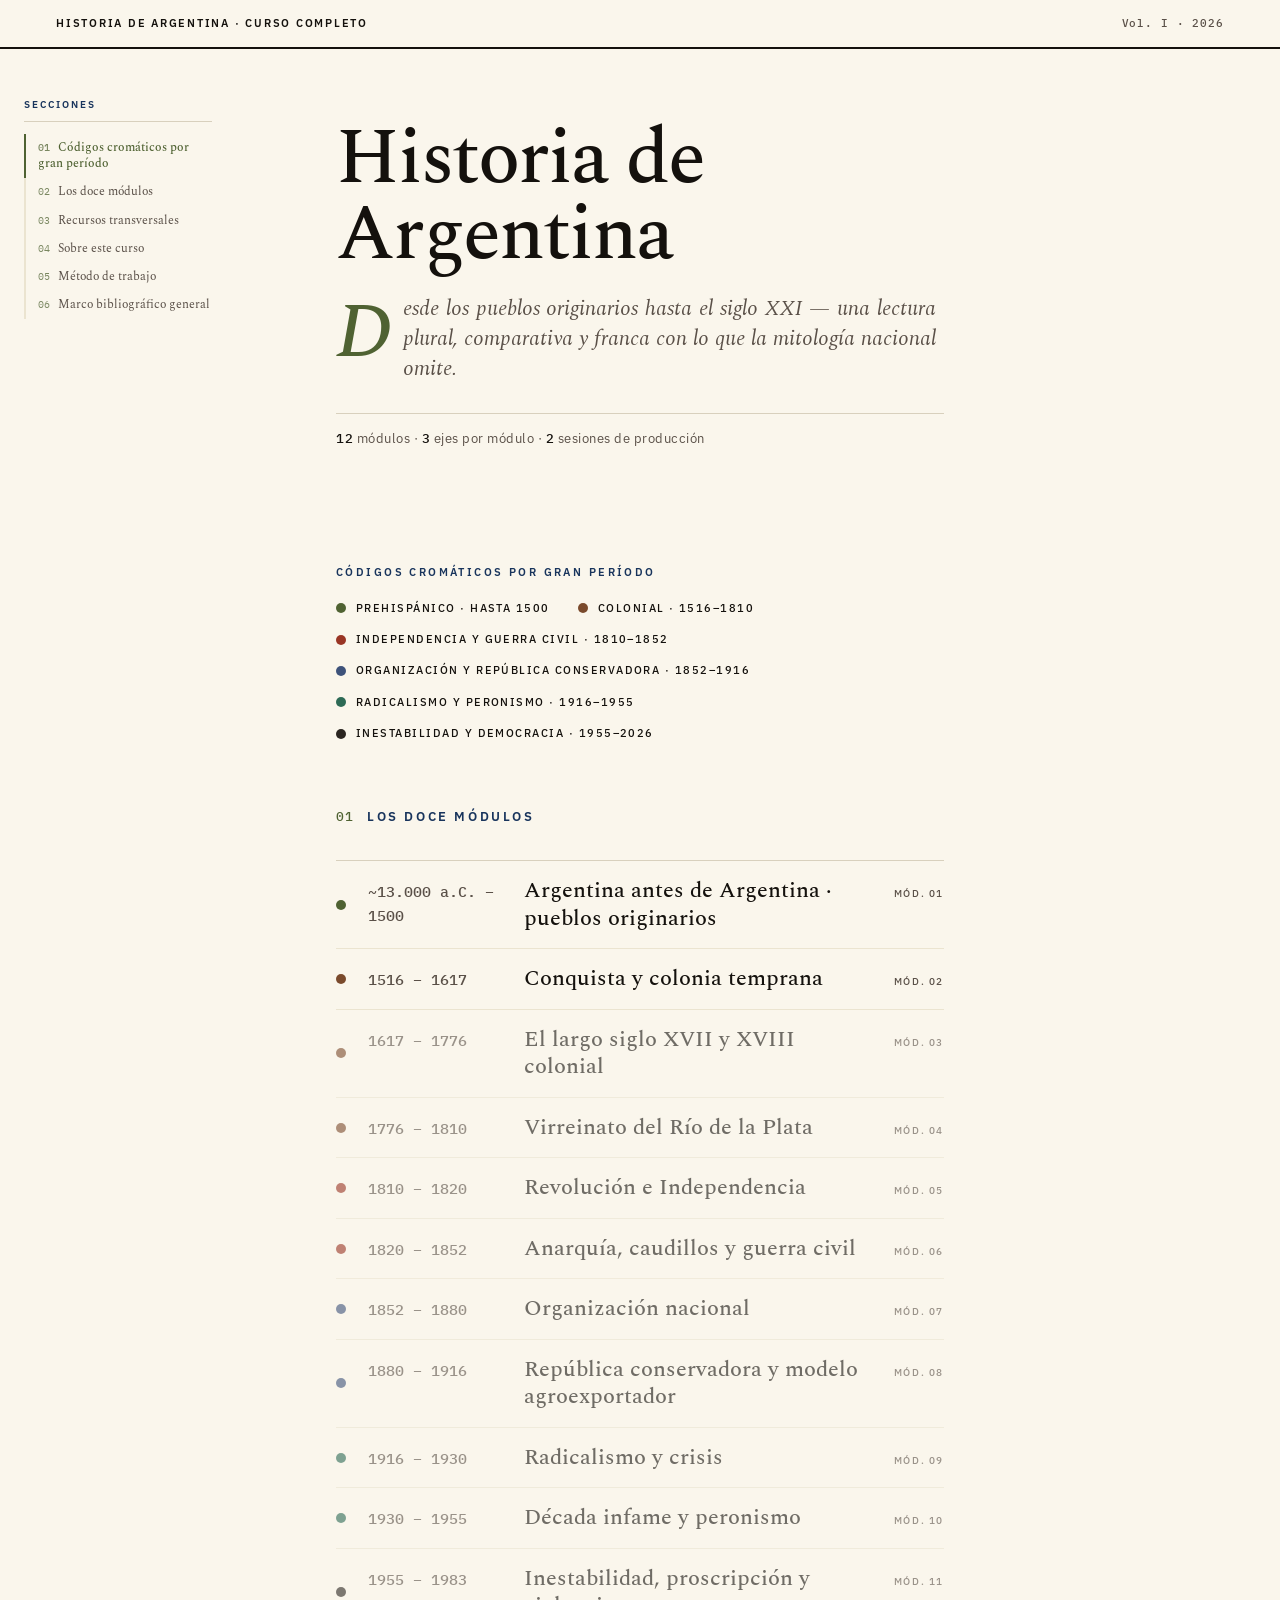
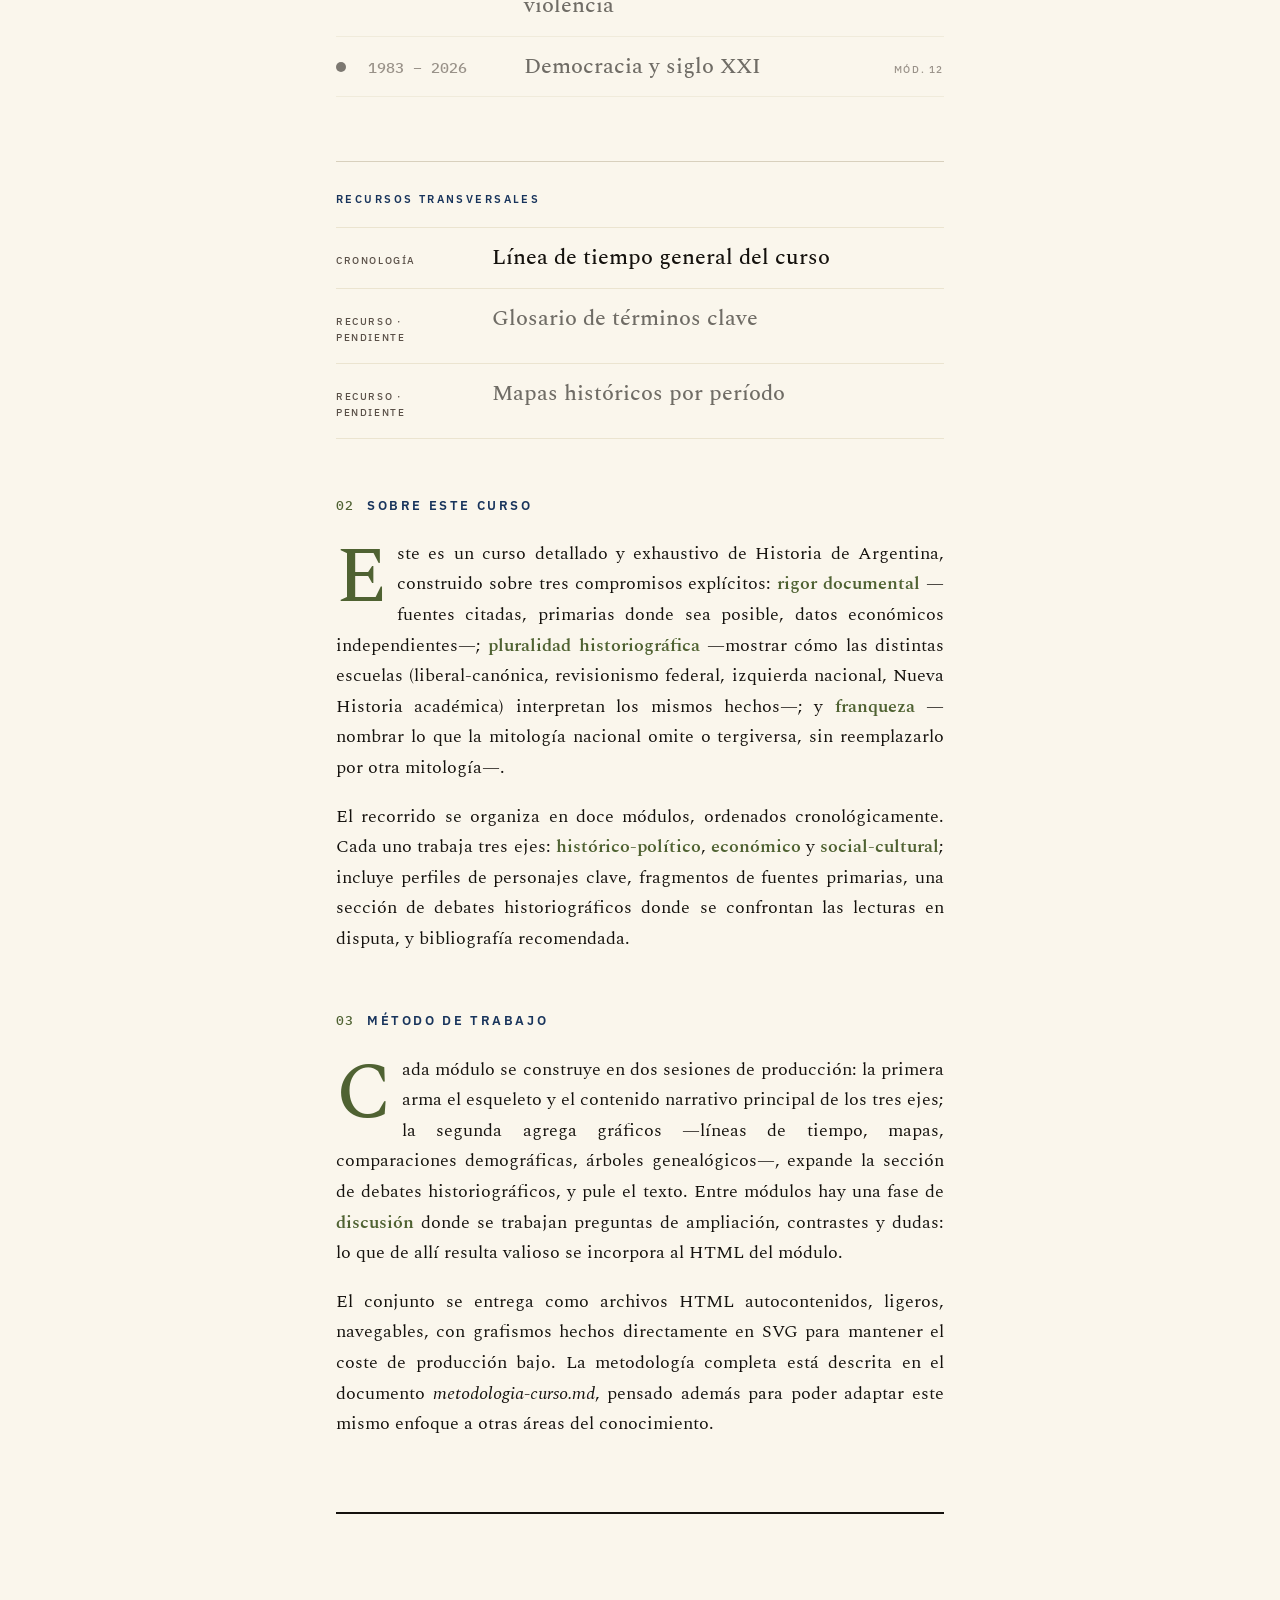
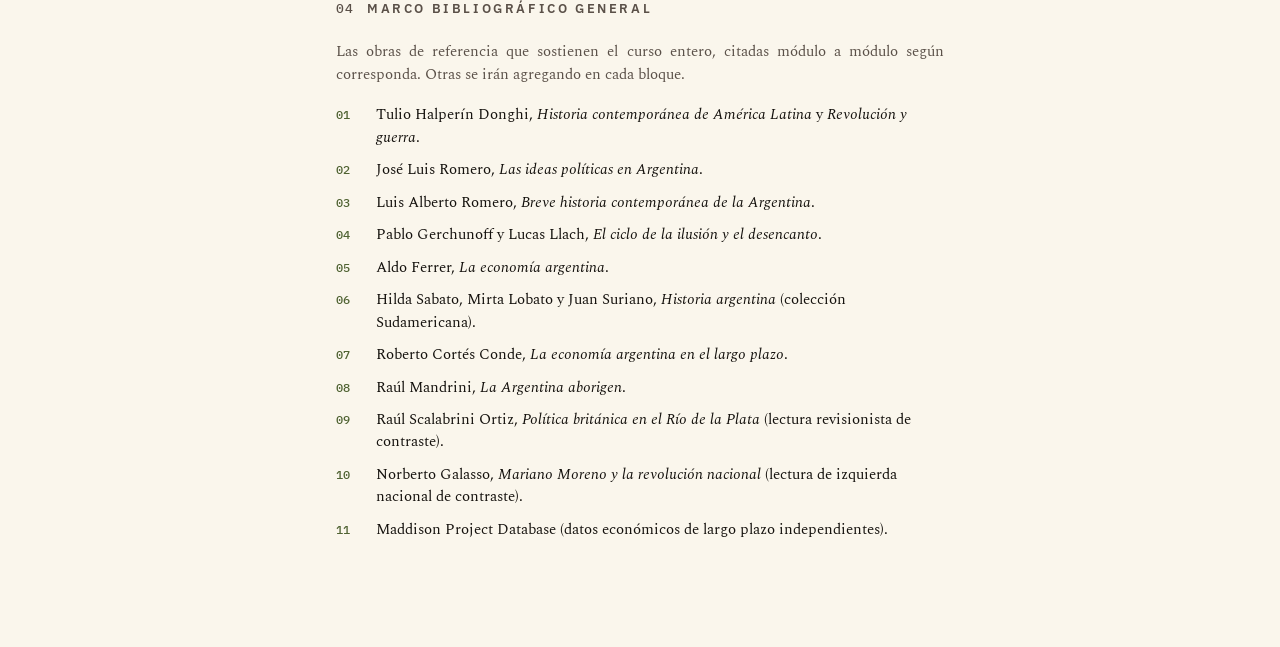
<file: index.html>
<!DOCTYPE html>
<html lang="es">
<head>
<meta charset="UTF-8">
<meta name="viewport" content="width=device-width, initial-scale=1.0">
<title>Historia de Argentina — Curso completo</title>
<link rel="stylesheet" href="estilos.css">
</head>
<body>

<header class="masthead">
  <span class="masthead-edicion">Historia de Argentina · curso completo</span>
  <span class="masthead-vol">Vol. I · 2026</span>
</header>

<main class="contenido">

  <section class="hero">
    <h1>Historia de Argentina</h1>
    <p class="hero-sub">Desde los pueblos originarios hasta el siglo XXI — una lectura plural, comparativa y franca con lo que la mitología nacional omite.</p>
    <p class="hero-meta"><span class="num">12</span> módulos &middot; <span class="num">3</span> ejes por módulo &middot; <span class="num">2</span> sesiones de producción</p>
  </section>

  <section class="leyenda-periodos">
    <h2>Códigos cromáticos por gran período</h2>
    <ul class="leyenda-lista">
      <li class="periodo-p1"><span class="leyenda-dot" style="background:var(--c)"></span>Prehispánico · hasta 1500</li>
      <li class="periodo-p2"><span class="leyenda-dot" style="background:var(--c)"></span>Colonial · 1516–1810</li>
      <li class="periodo-p3"><span class="leyenda-dot" style="background:var(--c)"></span>Independencia y guerra civil · 1810–1852</li>
      <li class="periodo-p4"><span class="leyenda-dot" style="background:var(--c)"></span>Organización y república conservadora · 1852–1916</li>
      <li class="periodo-p5"><span class="leyenda-dot" style="background:var(--c)"></span>Radicalismo y peronismo · 1916–1955</li>
      <li class="periodo-p6"><span class="leyenda-dot" style="background:var(--c)"></span>Inestabilidad y democracia · 1955–2026</li>
    </ul>
  </section>

  <section>
    <h2>Los doce módulos</h2>
    <ul class="index-modulos">

      <li class="periodo-p1">
        <a href="modulo-01-pueblos-originarios.html">
          <span class="idx-dot"></span>
          <span class="idx-anios">~13.000 a.C. – 1500</span>
          <span class="idx-titulo">Argentina antes de Argentina · pueblos originarios</span>
          <span class="idx-modnum">Mód. 01</span>
        </a>
      </li>

      <li class="periodo-p2">
        <a href="modulo-02-conquista-y-colonia.html">
          <span class="idx-dot"></span>
          <span class="idx-anios">1516 – 1617</span>
          <span class="idx-titulo">Conquista y colonia temprana</span>
          <span class="idx-modnum">Mód. 02</span>
        </a>
      </li>

      <li class="periodo-p2 mod-pendiente">
        <span class="idx-dot"></span>
        <span class="idx-anios">1617 – 1776</span>
        <span class="idx-titulo">El largo siglo XVII y XVIII colonial</span>
        <span class="idx-modnum">Mód. 03</span>
      </li>

      <li class="periodo-p2 mod-pendiente">
        <span class="idx-dot"></span>
        <span class="idx-anios">1776 – 1810</span>
        <span class="idx-titulo">Virreinato del Río de la Plata</span>
        <span class="idx-modnum">Mód. 04</span>
      </li>

      <li class="periodo-p3 mod-pendiente">
        <span class="idx-dot"></span>
        <span class="idx-anios">1810 – 1820</span>
        <span class="idx-titulo">Revolución e Independencia</span>
        <span class="idx-modnum">Mód. 05</span>
      </li>

      <li class="periodo-p3 mod-pendiente">
        <span class="idx-dot"></span>
        <span class="idx-anios">1820 – 1852</span>
        <span class="idx-titulo">Anarquía, caudillos y guerra civil</span>
        <span class="idx-modnum">Mód. 06</span>
      </li>

      <li class="periodo-p4 mod-pendiente">
        <span class="idx-dot"></span>
        <span class="idx-anios">1852 – 1880</span>
        <span class="idx-titulo">Organización nacional</span>
        <span class="idx-modnum">Mód. 07</span>
      </li>

      <li class="periodo-p4 mod-pendiente">
        <span class="idx-dot"></span>
        <span class="idx-anios">1880 – 1916</span>
        <span class="idx-titulo">República conservadora y modelo agroexportador</span>
        <span class="idx-modnum">Mód. 08</span>
      </li>

      <li class="periodo-p5 mod-pendiente">
        <span class="idx-dot"></span>
        <span class="idx-anios">1916 – 1930</span>
        <span class="idx-titulo">Radicalismo y crisis</span>
        <span class="idx-modnum">Mód. 09</span>
      </li>

      <li class="periodo-p5 mod-pendiente">
        <span class="idx-dot"></span>
        <span class="idx-anios">1930 – 1955</span>
        <span class="idx-titulo">Década infame y peronismo</span>
        <span class="idx-modnum">Mód. 10</span>
      </li>

      <li class="periodo-p6 mod-pendiente">
        <span class="idx-dot"></span>
        <span class="idx-anios">1955 – 1983</span>
        <span class="idx-titulo">Inestabilidad, proscripción y violencia</span>
        <span class="idx-modnum">Mód. 11</span>
      </li>

      <li class="periodo-p6 mod-pendiente">
        <span class="idx-dot"></span>
        <span class="idx-anios">1983 – 2026</span>
        <span class="idx-titulo">Democracia y siglo XXI</span>
        <span class="idx-modnum">Mód. 12</span>
      </li>

    </ul>
  </section>

  <section class="recursos">
    <h2>Recursos transversales</h2>
    <ul class="recursos-lista">
      <li>
        <a href="linea-tiempo-general.html">
          <span class="rec-tipo">Cronología</span>
          <span class="idx-titulo">Línea de tiempo general del curso</span>
        </a>
      </li>
      <li>
        <span class="rec-tipo">Recurso · pendiente</span>
        <span class="idx-titulo" style="opacity:0.6">Glosario de términos clave</span>
      </li>
      <li>
        <span class="rec-tipo">Recurso · pendiente</span>
        <span class="idx-titulo" style="opacity:0.6">Mapas históricos por período</span>
      </li>
    </ul>
  </section>

  <section>
    <h2>Sobre este curso</h2>
    <p>Este es un curso detallado y exhaustivo de Historia de Argentina, construido sobre tres compromisos explícitos: <strong>rigor documental</strong> —fuentes citadas, primarias donde sea posible, datos económicos independientes—; <strong>pluralidad historiográfica</strong> —mostrar cómo las distintas escuelas (liberal-canónica, revisionismo federal, izquierda nacional, Nueva Historia académica) interpretan los mismos hechos—; y <strong>franqueza</strong> —nombrar lo que la mitología nacional omite o tergiversa, sin reemplazarlo por otra mitología—.</p>
    <p>El recorrido se organiza en doce módulos, ordenados cronológicamente. Cada uno trabaja tres ejes: <strong>histórico-político</strong>, <strong>económico</strong> y <strong>social-cultural</strong>; incluye perfiles de personajes clave, fragmentos de fuentes primarias, una sección de debates historiográficos donde se confrontan las lecturas en disputa, y bibliografía recomendada.</p>
  </section>

  <section>
    <h2>Método de trabajo</h2>
    <p>Cada módulo se construye en dos sesiones de producción: la primera arma el esqueleto y el contenido narrativo principal de los tres ejes; la segunda agrega gráficos —líneas de tiempo, mapas, comparaciones demográficas, árboles genealógicos—, expande la sección de debates historiográficos, y pule el texto. Entre módulos hay una fase de <strong>discusión</strong> donde se trabajan preguntas de ampliación, contrastes y dudas: lo que de allí resulta valioso se incorpora al HTML del módulo.</p>
    <p>El conjunto se entrega como archivos HTML autocontenidos, ligeros, navegables, con grafismos hechos directamente en SVG para mantener el coste de producción bajo. La metodología completa está descrita en el documento <em>metodologia-curso.md</em>, pensado además para poder adaptar este mismo enfoque a otras áreas del conocimiento.</p>
  </section>

  <section class="bibliografia">
    <h2>Marco bibliográfico general</h2>
    <p>Las obras de referencia que sostienen el curso entero, citadas módulo a módulo según corresponda. Otras se irán agregando en cada bloque.</p>
    <ol>
      <li>Tulio Halperín Donghi, <em>Historia contemporánea de América Latina</em> y <em>Revolución y guerra</em>.</li>
      <li>José Luis Romero, <em>Las ideas políticas en Argentina</em>.</li>
      <li>Luis Alberto Romero, <em>Breve historia contemporánea de la Argentina</em>.</li>
      <li>Pablo Gerchunoff y Lucas Llach, <em>El ciclo de la ilusión y el desencanto</em>.</li>
      <li>Aldo Ferrer, <em>La economía argentina</em>.</li>
      <li>Hilda Sabato, Mirta Lobato y Juan Suriano, <em>Historia argentina</em> (colección Sudamericana).</li>
      <li>Roberto Cortés Conde, <em>La economía argentina en el largo plazo</em>.</li>
      <li>Raúl Mandrini, <em>La Argentina aborigen</em>.</li>
      <li>Raúl Scalabrini Ortiz, <em>Política británica en el Río de la Plata</em> (lectura revisionista de contraste).</li>
      <li>Norberto Galasso, <em>Mariano Moreno y la revolución nacional</em> (lectura de izquierda nacional de contraste).</li>
      <li>Maddison Project Database (datos económicos de largo plazo independientes).</li>
    </ol>
  </section>

</main>
<script src="nav.js"></script>
</body>
</html>
</file>
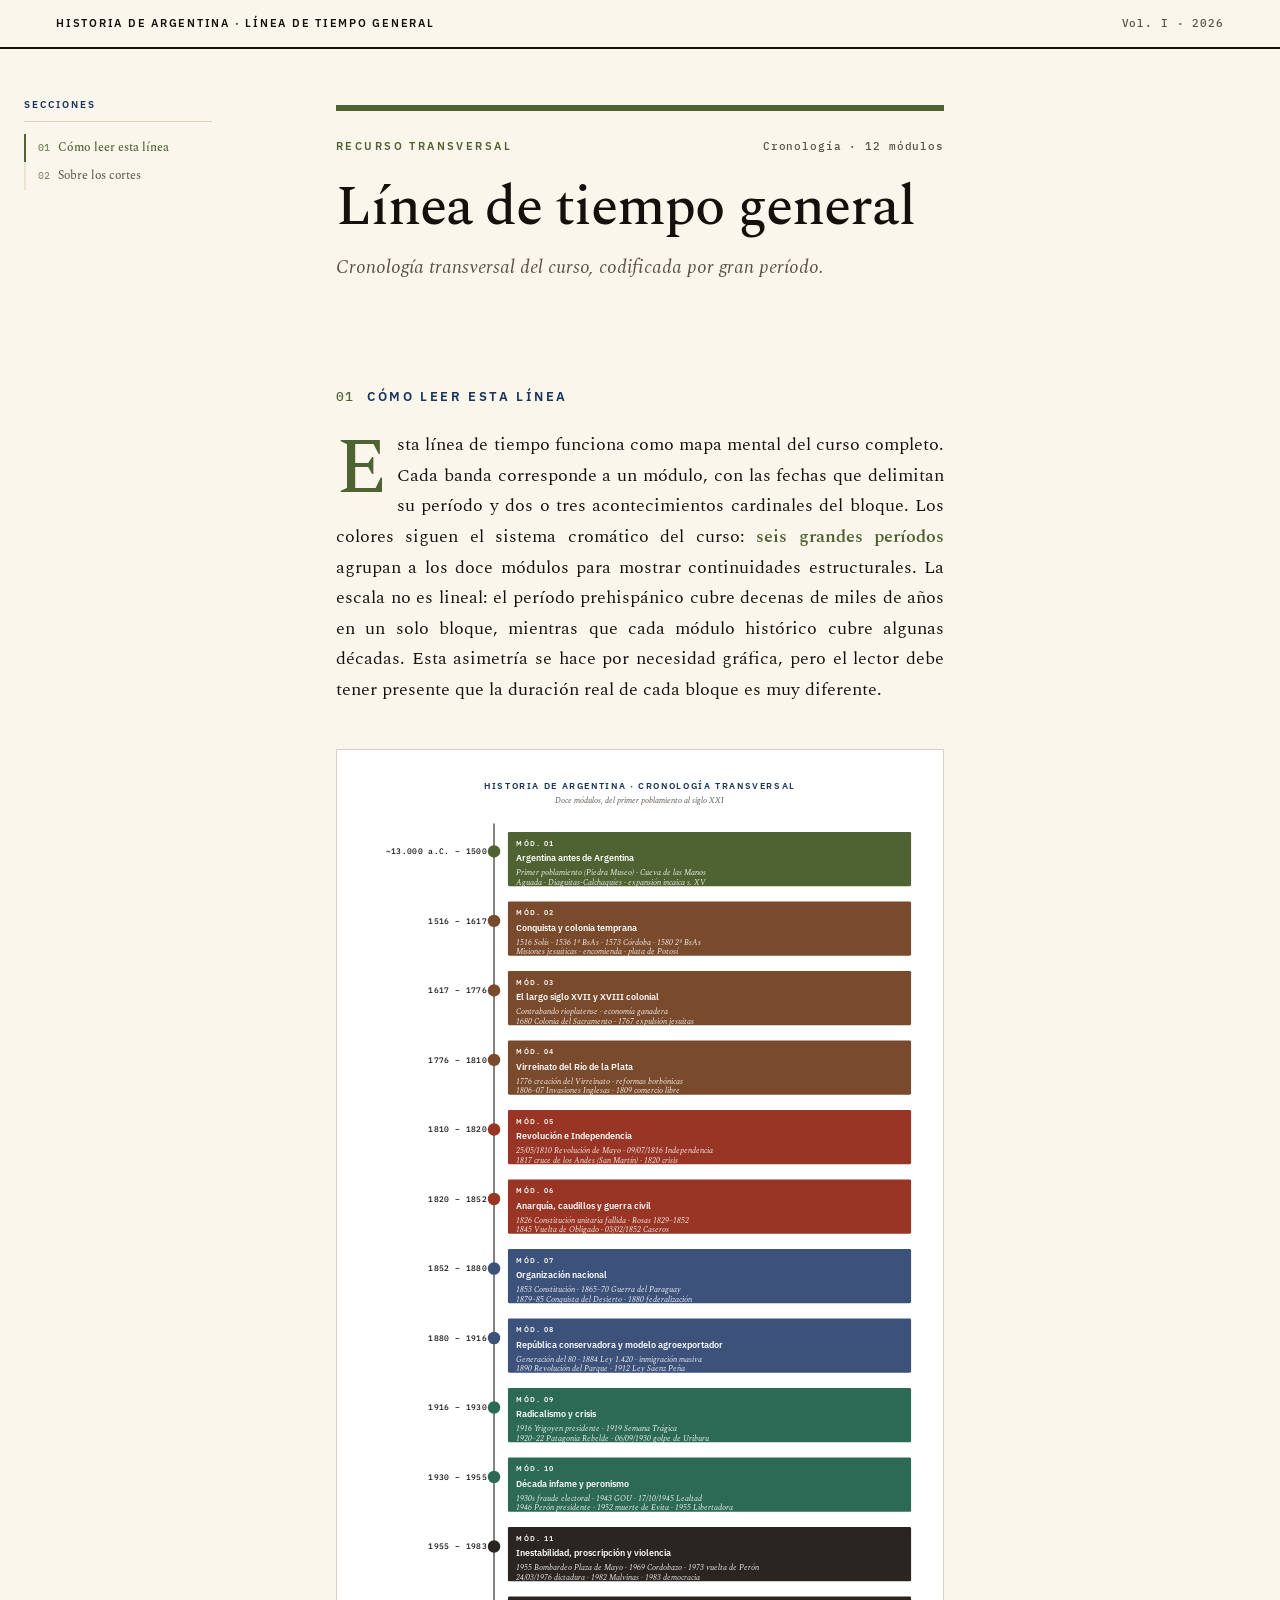
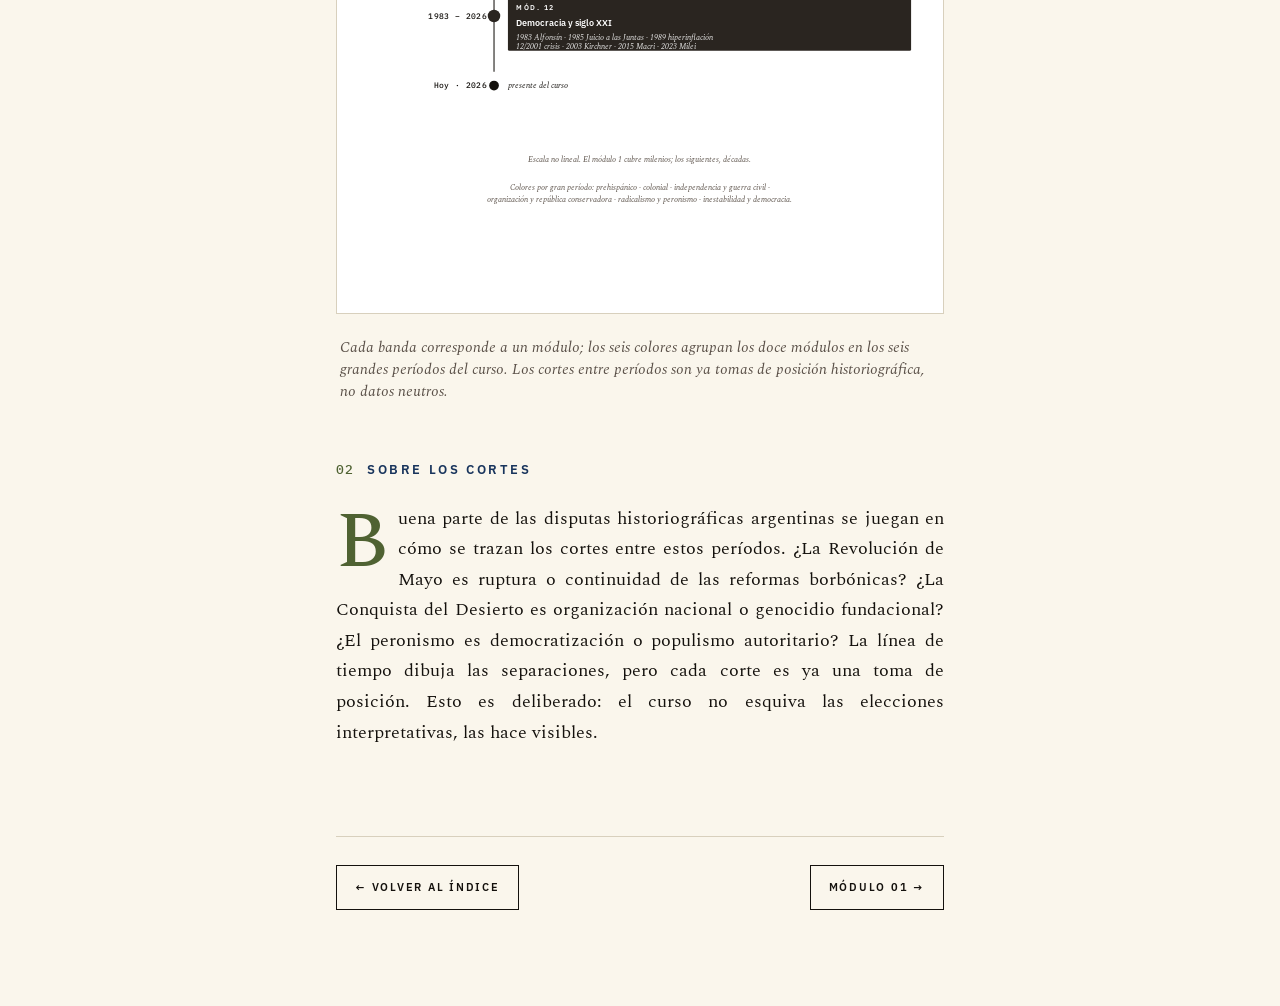
<file: linea-tiempo-general.html>
<!DOCTYPE html>
<html lang="es">
<head>
<meta charset="UTF-8">
<meta name="viewport" content="width=device-width, initial-scale=1.0">
<title>Línea de tiempo general · Historia de Argentina</title>
<link rel="stylesheet" href="estilos.css">
</head>
<body>

<header class="masthead">
  <span class="masthead-edicion">Historia de Argentina · línea de tiempo general</span>
  <span class="masthead-vol">Vol. I · 2026</span>
</header>

<main class="contenido">

  <header class="modulo-cabecera">
    <div class="mod-eyebrow">
      <span>Recurso transversal</span>
      <span class="mod-counter">Cronología · 12 módulos</span>
    </div>
    <h1>Línea de tiempo general</h1>
    <p class="modulo-periodo">Cronología transversal del curso, codificada por gran período.</p>
  </header>

  <section>
    <h2>Cómo leer esta línea</h2>
    <p>Esta línea de tiempo funciona como mapa mental del curso completo. Cada banda corresponde a un módulo, con las fechas que delimitan su período y dos o tres acontecimientos cardinales del bloque. Los colores siguen el sistema cromático del curso: <strong>seis grandes períodos</strong> agrupan a los doce módulos para mostrar continuidades estructurales. La escala no es lineal: el período prehispánico cubre decenas de miles de años en un solo bloque, mientras que cada módulo histórico cubre algunas décadas. Esta asimetría se hace por necesidad gráfica, pero el lector debe tener presente que la duración real de cada bloque es muy diferente.</p>
  </section>

  <div class="grafico">
    <svg viewBox="0 0 820 1620" xmlns="http://www.w3.org/2000/svg" role="img" aria-label="Línea de tiempo de la historia argentina">

      <defs>
        <style>
          .tl-titulo { font: 600 13px 'IBM Plex Sans', sans-serif; fill: #18345c; letter-spacing: 0.18em; text-transform: uppercase; }
          .tl-subtitulo { font: italic 12px 'Spectral', serif; fill: #5a5048; }
          .tl-modnum { font: 600 10px 'IBM Plex Sans', sans-serif; fill: #fff; letter-spacing: 0.22em; }
          .tl-fecha { font: 500 12px 'IBM Plex Mono', monospace; fill: #14110d; letter-spacing: 0.04em; }
          .tl-titulobarra { font: 600 13px 'IBM Plex Sans', sans-serif; fill: #fff; }
          .tl-evento { font: italic 12px 'Spectral', serif; fill: #fff; opacity: 0.92; }
          .tl-eje { stroke: #14110d; stroke-width: 1.5; }
          .tl-nota { font: italic 11px 'Spectral', serif; fill: #5a5048; }
        </style>
      </defs>

      <text x="410" y="30" text-anchor="middle" class="tl-titulo">Historia de Argentina · cronología transversal</text>
      <text x="410" y="50" text-anchor="middle" class="tl-subtitulo">Doce módulos, del primer poblamiento al siglo XXI</text>

      <line x1="200" y1="80" x2="200" y2="1300" class="tl-eje"/>

      <!-- MÓDULO 1 — Prehispánico (p1 #4f6232) -->
      <circle cx="200" cy="120" r="9" fill="#4f6232"/>
      <text x="190" y="124" text-anchor="end" class="tl-fecha">~13.000 a.C. – 1500</text>
      <rect x="220" y="92" width="580" height="78" fill="#4f6232" rx="2"/>
      <text x="232" y="112" class="tl-modnum">MÓD. 01</text>
      <text x="232" y="134" class="tl-titulobarra">Argentina antes de Argentina</text>
      <text x="232" y="154" class="tl-evento">Primer poblamiento (Piedra Museo) · Cueva de las Manos</text>
      <text x="232" y="168" class="tl-evento">Aguada · Diaguitas-Calchaquíes · expansión incaica s. XV</text>

      <!-- MÓDULO 2 — Colonial (p2 #7a4a2c) -->
      <circle cx="200" cy="220" r="9" fill="#7a4a2c"/>
      <text x="190" y="224" text-anchor="end" class="tl-fecha">1516 – 1617</text>
      <rect x="220" y="192" width="580" height="78" fill="#7a4a2c" rx="2"/>
      <text x="232" y="212" class="tl-modnum">MÓD. 02</text>
      <text x="232" y="234" class="tl-titulobarra">Conquista y colonia temprana</text>
      <text x="232" y="254" class="tl-evento">1516 Solís · 1536 1ª BsAs · 1573 Córdoba · 1580 2ª BsAs</text>
      <text x="232" y="268" class="tl-evento">Misiones jesuíticas · encomienda · plata de Potosí</text>

      <!-- MÓDULO 3 — Colonial (p2) -->
      <circle cx="200" cy="320" r="9" fill="#7a4a2c"/>
      <text x="190" y="324" text-anchor="end" class="tl-fecha">1617 – 1776</text>
      <rect x="220" y="292" width="580" height="78" fill="#7a4a2c" rx="2"/>
      <text x="232" y="312" class="tl-modnum">MÓD. 03</text>
      <text x="232" y="334" class="tl-titulobarra">El largo siglo XVII y XVIII colonial</text>
      <text x="232" y="354" class="tl-evento">Contrabando rioplatense · economía ganadera</text>
      <text x="232" y="368" class="tl-evento">1680 Colonia del Sacramento · 1767 expulsión jesuitas</text>

      <!-- MÓDULO 4 — Colonial (p2) -->
      <circle cx="200" cy="420" r="9" fill="#7a4a2c"/>
      <text x="190" y="424" text-anchor="end" class="tl-fecha">1776 – 1810</text>
      <rect x="220" y="392" width="580" height="78" fill="#7a4a2c" rx="2"/>
      <text x="232" y="412" class="tl-modnum">MÓD. 04</text>
      <text x="232" y="434" class="tl-titulobarra">Virreinato del Río de la Plata</text>
      <text x="232" y="454" class="tl-evento">1776 creación del Virreinato · reformas borbónicas</text>
      <text x="232" y="468" class="tl-evento">1806–07 Invasiones Inglesas · 1809 comercio libre</text>

      <!-- MÓDULO 5 — Independencia (p3 #993524) -->
      <circle cx="200" cy="520" r="9" fill="#993524"/>
      <text x="190" y="524" text-anchor="end" class="tl-fecha">1810 – 1820</text>
      <rect x="220" y="492" width="580" height="78" fill="#993524" rx="2"/>
      <text x="232" y="512" class="tl-modnum">MÓD. 05</text>
      <text x="232" y="534" class="tl-titulobarra">Revolución e Independencia</text>
      <text x="232" y="554" class="tl-evento">25/05/1810 Revolución de Mayo · 09/07/1816 Independencia</text>
      <text x="232" y="568" class="tl-evento">1817 cruce de los Andes (San Martín) · 1820 crisis</text>

      <!-- MÓDULO 6 — Independencia (p3) -->
      <circle cx="200" cy="620" r="9" fill="#993524"/>
      <text x="190" y="624" text-anchor="end" class="tl-fecha">1820 – 1852</text>
      <rect x="220" y="592" width="580" height="78" fill="#993524" rx="2"/>
      <text x="232" y="612" class="tl-modnum">MÓD. 06</text>
      <text x="232" y="634" class="tl-titulobarra">Anarquía, caudillos y guerra civil</text>
      <text x="232" y="654" class="tl-evento">1826 Constitución unitaria fallida · Rosas 1829–1852</text>
      <text x="232" y="668" class="tl-evento">1845 Vuelta de Obligado · 03/02/1852 Caseros</text>

      <!-- MÓDULO 7 — Organización (p4 #3d527a) -->
      <circle cx="200" cy="720" r="9" fill="#3d527a"/>
      <text x="190" y="724" text-anchor="end" class="tl-fecha">1852 – 1880</text>
      <rect x="220" y="692" width="580" height="78" fill="#3d527a" rx="2"/>
      <text x="232" y="712" class="tl-modnum">MÓD. 07</text>
      <text x="232" y="734" class="tl-titulobarra">Organización nacional</text>
      <text x="232" y="754" class="tl-evento">1853 Constitución · 1865–70 Guerra del Paraguay</text>
      <text x="232" y="768" class="tl-evento">1879–85 Conquista del Desierto · 1880 federalización</text>

      <!-- MÓDULO 8 — Conservadora (p4) -->
      <circle cx="200" cy="820" r="9" fill="#3d527a"/>
      <text x="190" y="824" text-anchor="end" class="tl-fecha">1880 – 1916</text>
      <rect x="220" y="792" width="580" height="78" fill="#3d527a" rx="2"/>
      <text x="232" y="812" class="tl-modnum">MÓD. 08</text>
      <text x="232" y="834" class="tl-titulobarra">República conservadora y modelo agroexportador</text>
      <text x="232" y="854" class="tl-evento">Generación del 80 · 1884 Ley 1.420 · inmigración masiva</text>
      <text x="232" y="868" class="tl-evento">1890 Revolución del Parque · 1912 Ley Sáenz Peña</text>

      <!-- MÓDULO 9 — Radicalismo (p5 #2d6a55) -->
      <circle cx="200" cy="920" r="9" fill="#2d6a55"/>
      <text x="190" y="924" text-anchor="end" class="tl-fecha">1916 – 1930</text>
      <rect x="220" y="892" width="580" height="78" fill="#2d6a55" rx="2"/>
      <text x="232" y="912" class="tl-modnum">MÓD. 09</text>
      <text x="232" y="934" class="tl-titulobarra">Radicalismo y crisis</text>
      <text x="232" y="954" class="tl-evento">1916 Yrigoyen presidente · 1919 Semana Trágica</text>
      <text x="232" y="968" class="tl-evento">1920–22 Patagonia Rebelde · 06/09/1930 golpe de Uriburu</text>

      <!-- MÓDULO 10 — Peronismo (p5) -->
      <circle cx="200" cy="1020" r="9" fill="#2d6a55"/>
      <text x="190" y="1024" text-anchor="end" class="tl-fecha">1930 – 1955</text>
      <rect x="220" y="992" width="580" height="78" fill="#2d6a55" rx="2"/>
      <text x="232" y="1012" class="tl-modnum">MÓD. 10</text>
      <text x="232" y="1034" class="tl-titulobarra">Década infame y peronismo</text>
      <text x="232" y="1054" class="tl-evento">1930s fraude electoral · 1943 GOU · 17/10/1945 Lealtad</text>
      <text x="232" y="1068" class="tl-evento">1946 Perón presidente · 1952 muerte de Evita · 1955 Libertadora</text>

      <!-- MÓDULO 11 — Inestabilidad (p6 #2a2520) -->
      <circle cx="200" cy="1120" r="9" fill="#2a2520"/>
      <text x="190" y="1124" text-anchor="end" class="tl-fecha">1955 – 1983</text>
      <rect x="220" y="1092" width="580" height="78" fill="#2a2520" rx="2"/>
      <text x="232" y="1112" class="tl-modnum">MÓD. 11</text>
      <text x="232" y="1134" class="tl-titulobarra">Inestabilidad, proscripción y violencia</text>
      <text x="232" y="1154" class="tl-evento">1955 Bombardeo Plaza de Mayo · 1969 Cordobazo · 1973 vuelta de Perón</text>
      <text x="232" y="1168" class="tl-evento">24/03/1976 dictadura · 1982 Malvinas · 1983 democracia</text>

      <!-- MÓDULO 12 — Democracia (p6) -->
      <circle cx="200" cy="1220" r="9" fill="#2a2520"/>
      <text x="190" y="1224" text-anchor="end" class="tl-fecha">1983 – 2026</text>
      <rect x="220" y="1192" width="580" height="78" fill="#2a2520" rx="2"/>
      <text x="232" y="1212" class="tl-modnum">MÓD. 12</text>
      <text x="232" y="1234" class="tl-titulobarra">Democracia y siglo XXI</text>
      <text x="232" y="1254" class="tl-evento">1983 Alfonsín · 1985 Juicio a las Juntas · 1989 hiperinflación</text>
      <text x="232" y="1268" class="tl-evento">12/2001 crisis · 2003 Kirchner · 2015 Macri · 2023 Milei</text>

      <!-- Marcador del presente -->
      <circle cx="200" cy="1320" r="7" fill="#14110d"/>
      <text x="190" y="1324" text-anchor="end" class="tl-fecha">Hoy · 2026</text>
      <text x="220" y="1324" class="tl-evento" style="fill:#14110d;opacity:1">presente del curso</text>

      <!-- Notas al pie -->
      <text x="410" y="1430" text-anchor="middle" class="tl-nota">Escala no lineal. El módulo 1 cubre milenios; los siguientes, décadas.</text>
      <text x="410" y="1470" text-anchor="middle" class="tl-nota">Colores por gran período: prehispánico · colonial · independencia y guerra civil ·</text>
      <text x="410" y="1488" text-anchor="middle" class="tl-nota">organización y república conservadora · radicalismo y peronismo · inestabilidad y democracia.</text>
    </svg>
    <p class="caption">Cada banda corresponde a un módulo; los seis colores agrupan los doce módulos en los seis grandes períodos del curso. Los cortes entre períodos son ya tomas de posición historiográfica, no datos neutros.</p>
  </div>

  <section>
    <h2>Sobre los cortes</h2>
    <p>Buena parte de las disputas historiográficas argentinas se juegan en cómo se trazan los cortes entre estos períodos. ¿La Revolución de Mayo es ruptura o continuidad de las reformas borbónicas? ¿La Conquista del Desierto es organización nacional o genocidio fundacional? ¿El peronismo es democratización o populismo autoritario? La línea de tiempo dibuja las separaciones, pero cada corte es ya una toma de posición. Esto es deliberado: el curso no esquiva las elecciones interpretativas, las hace visibles.</p>
  </section>

  <nav class="nav-modulos">
    <a href="index.html">← Volver al índice</a>
    <a href="modulo-01-pueblos-originarios.html">Módulo 01 →</a>
  </nav>

</main>
<script src="nav.js"></script>
</body>
</html>
</file>
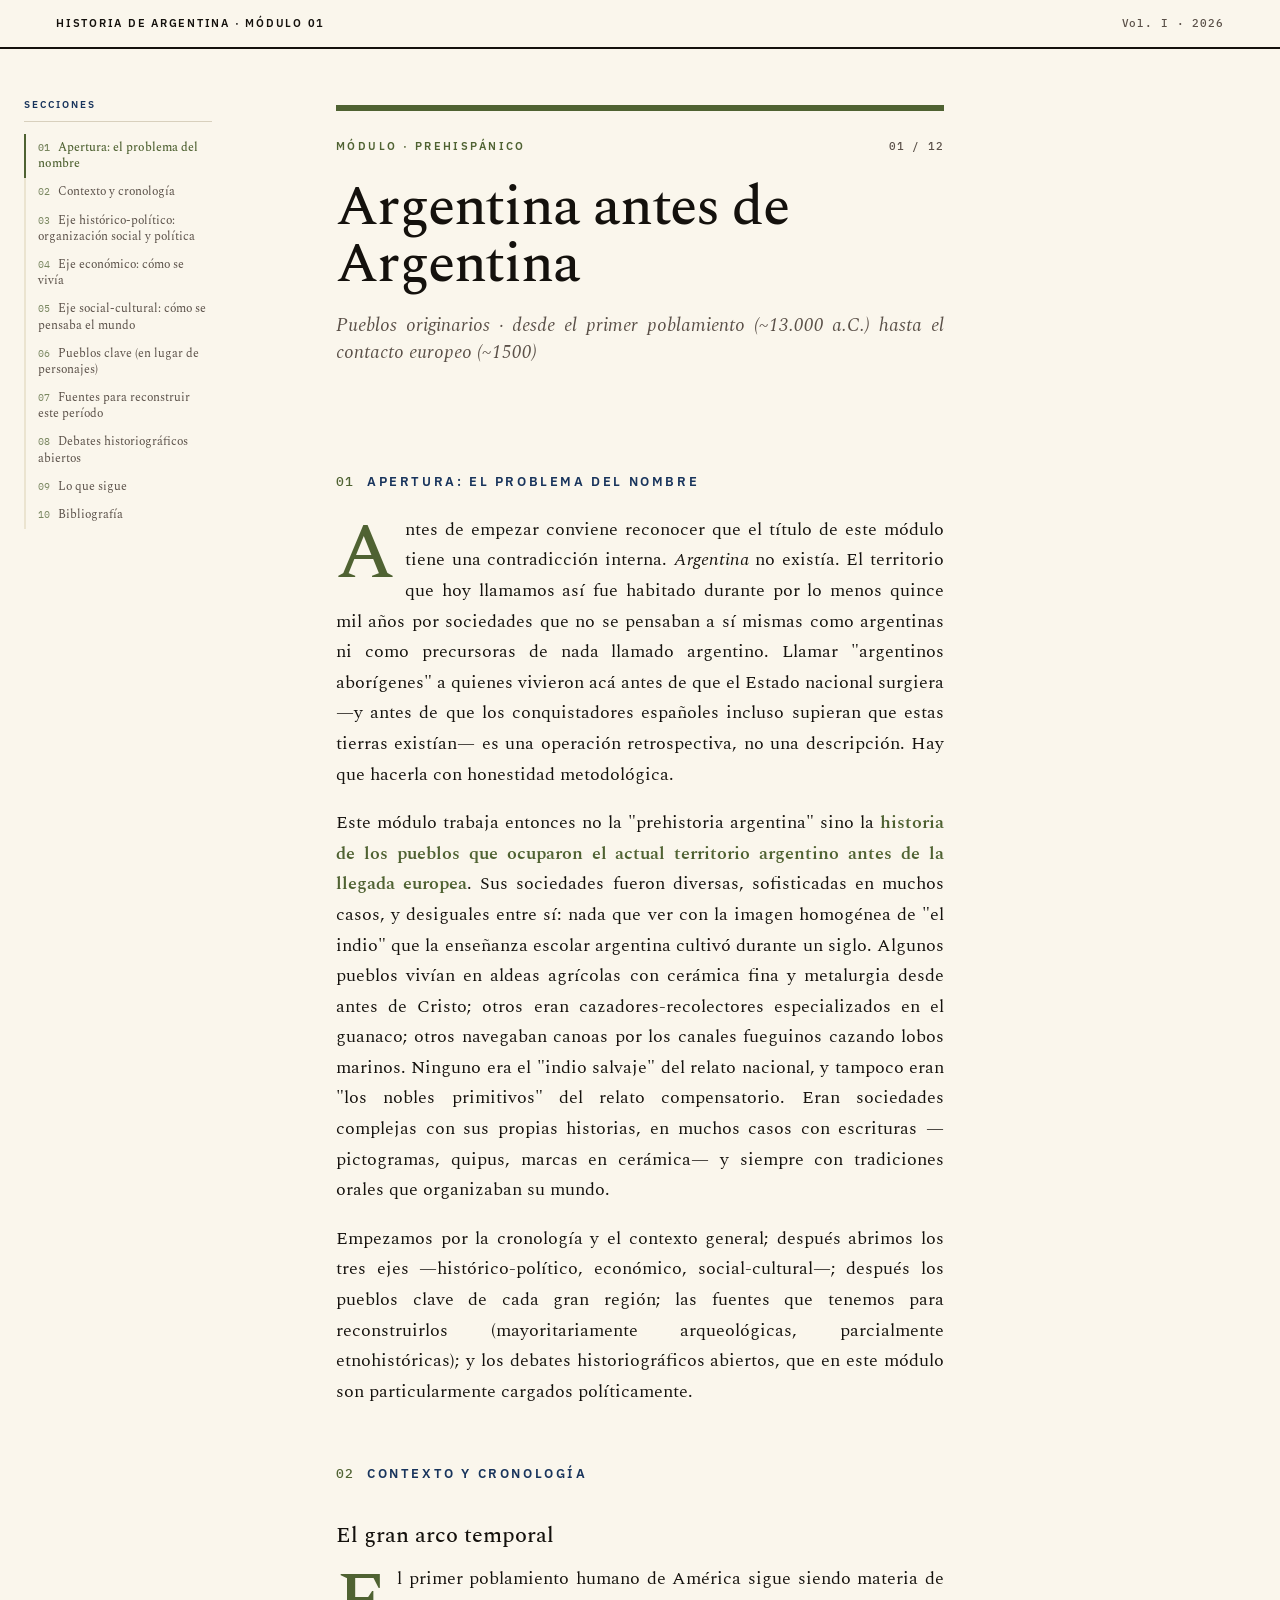
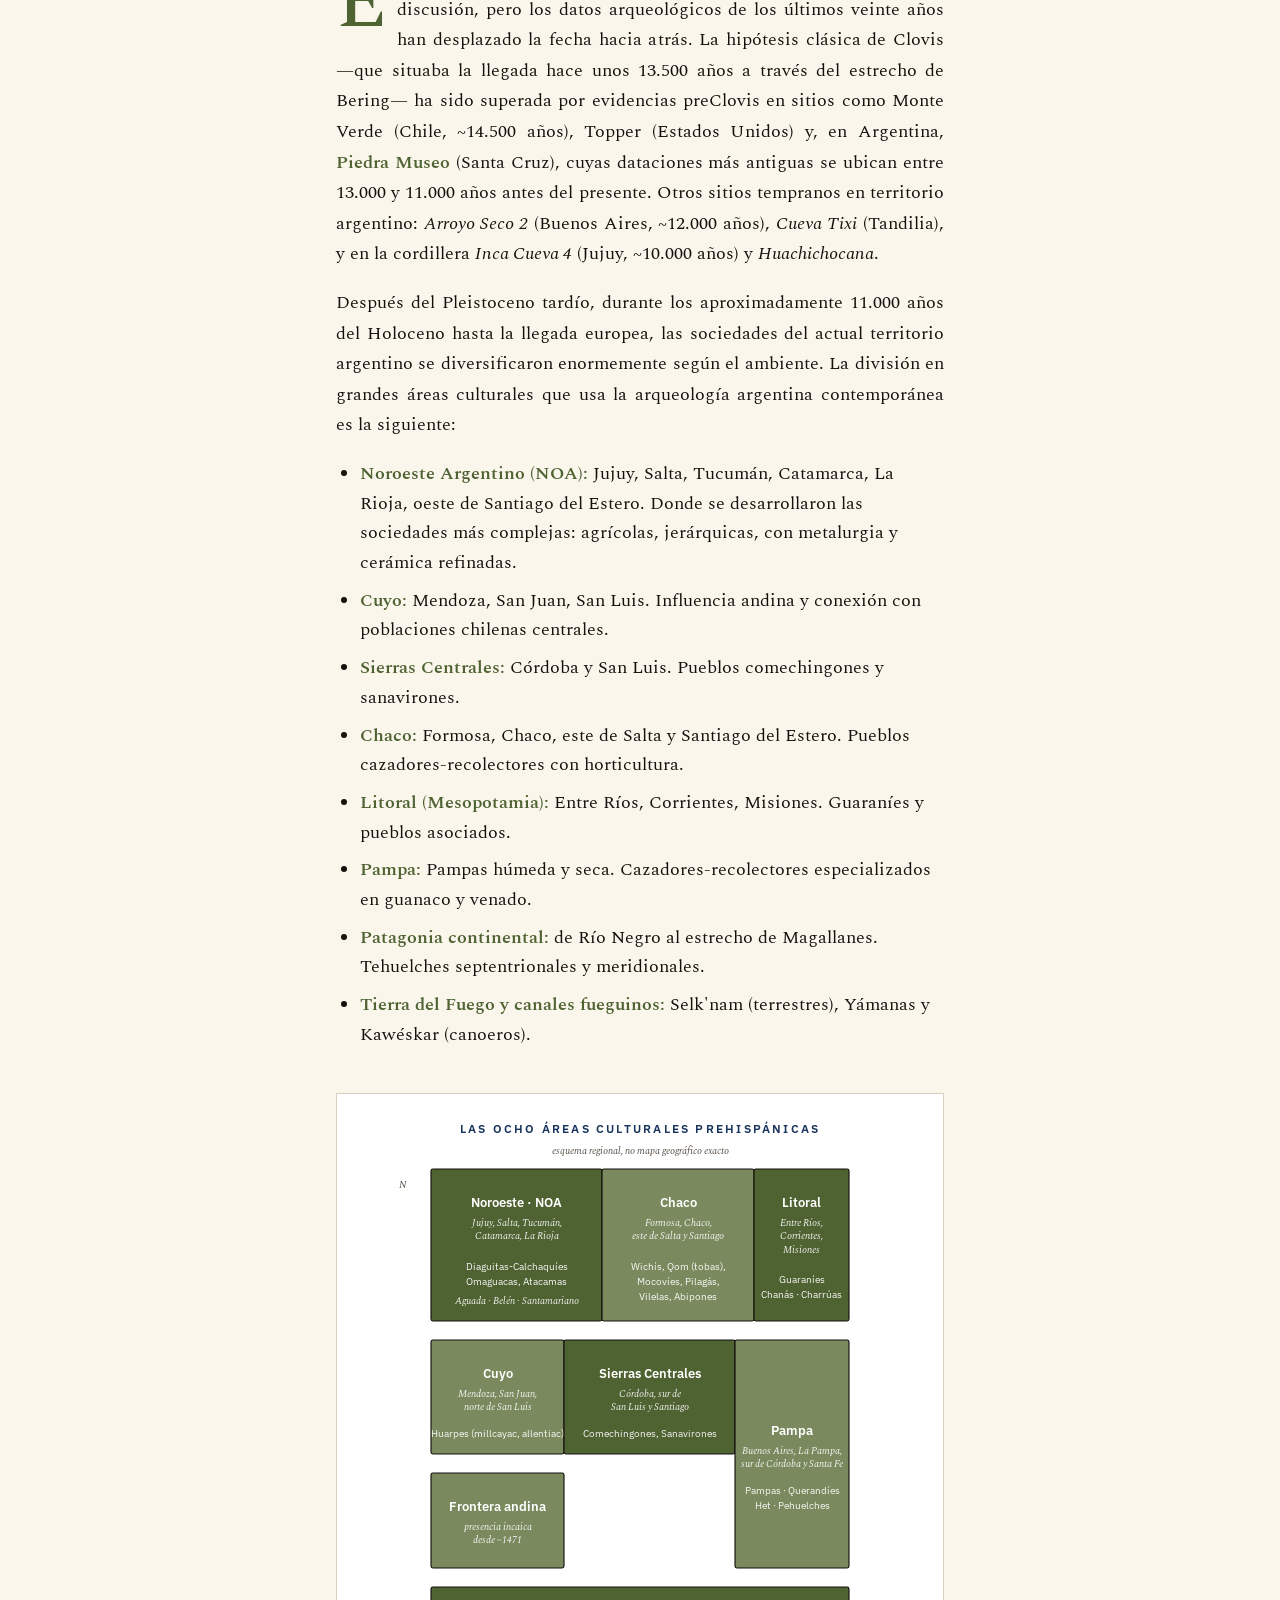
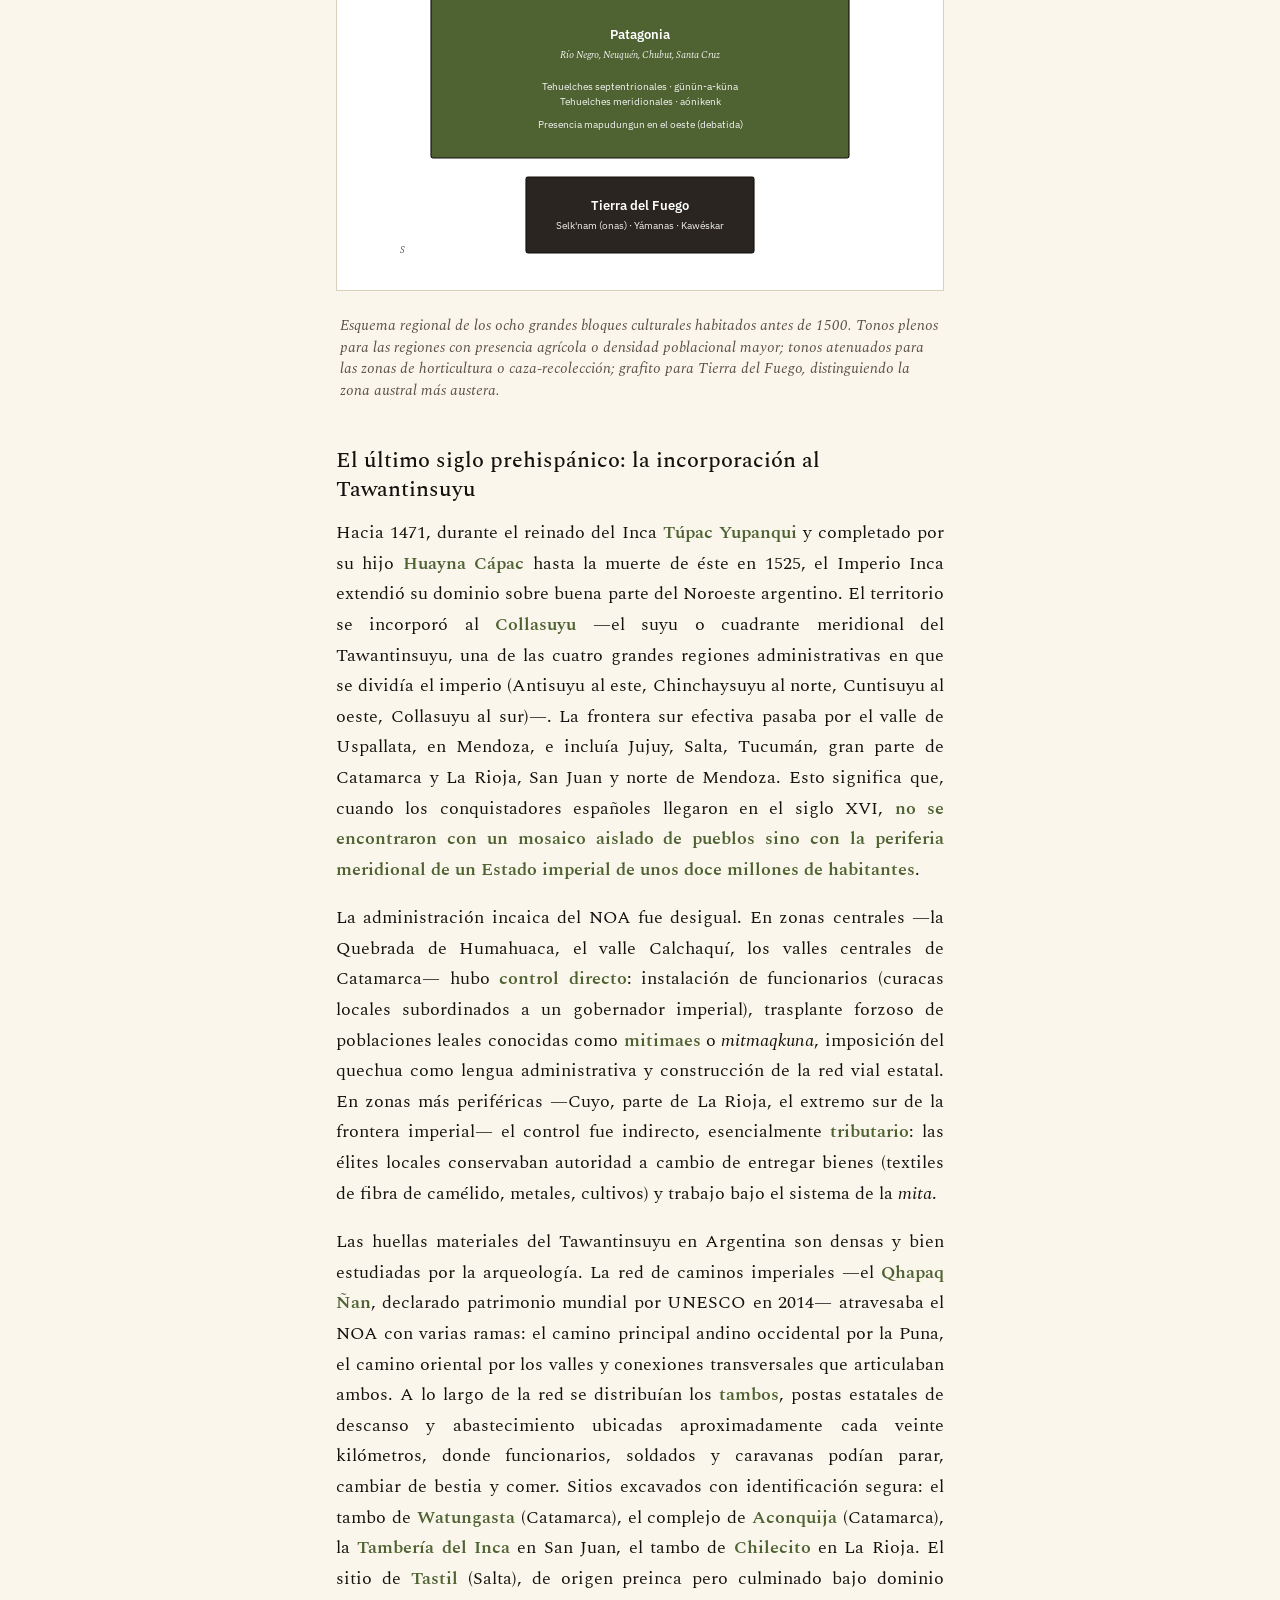
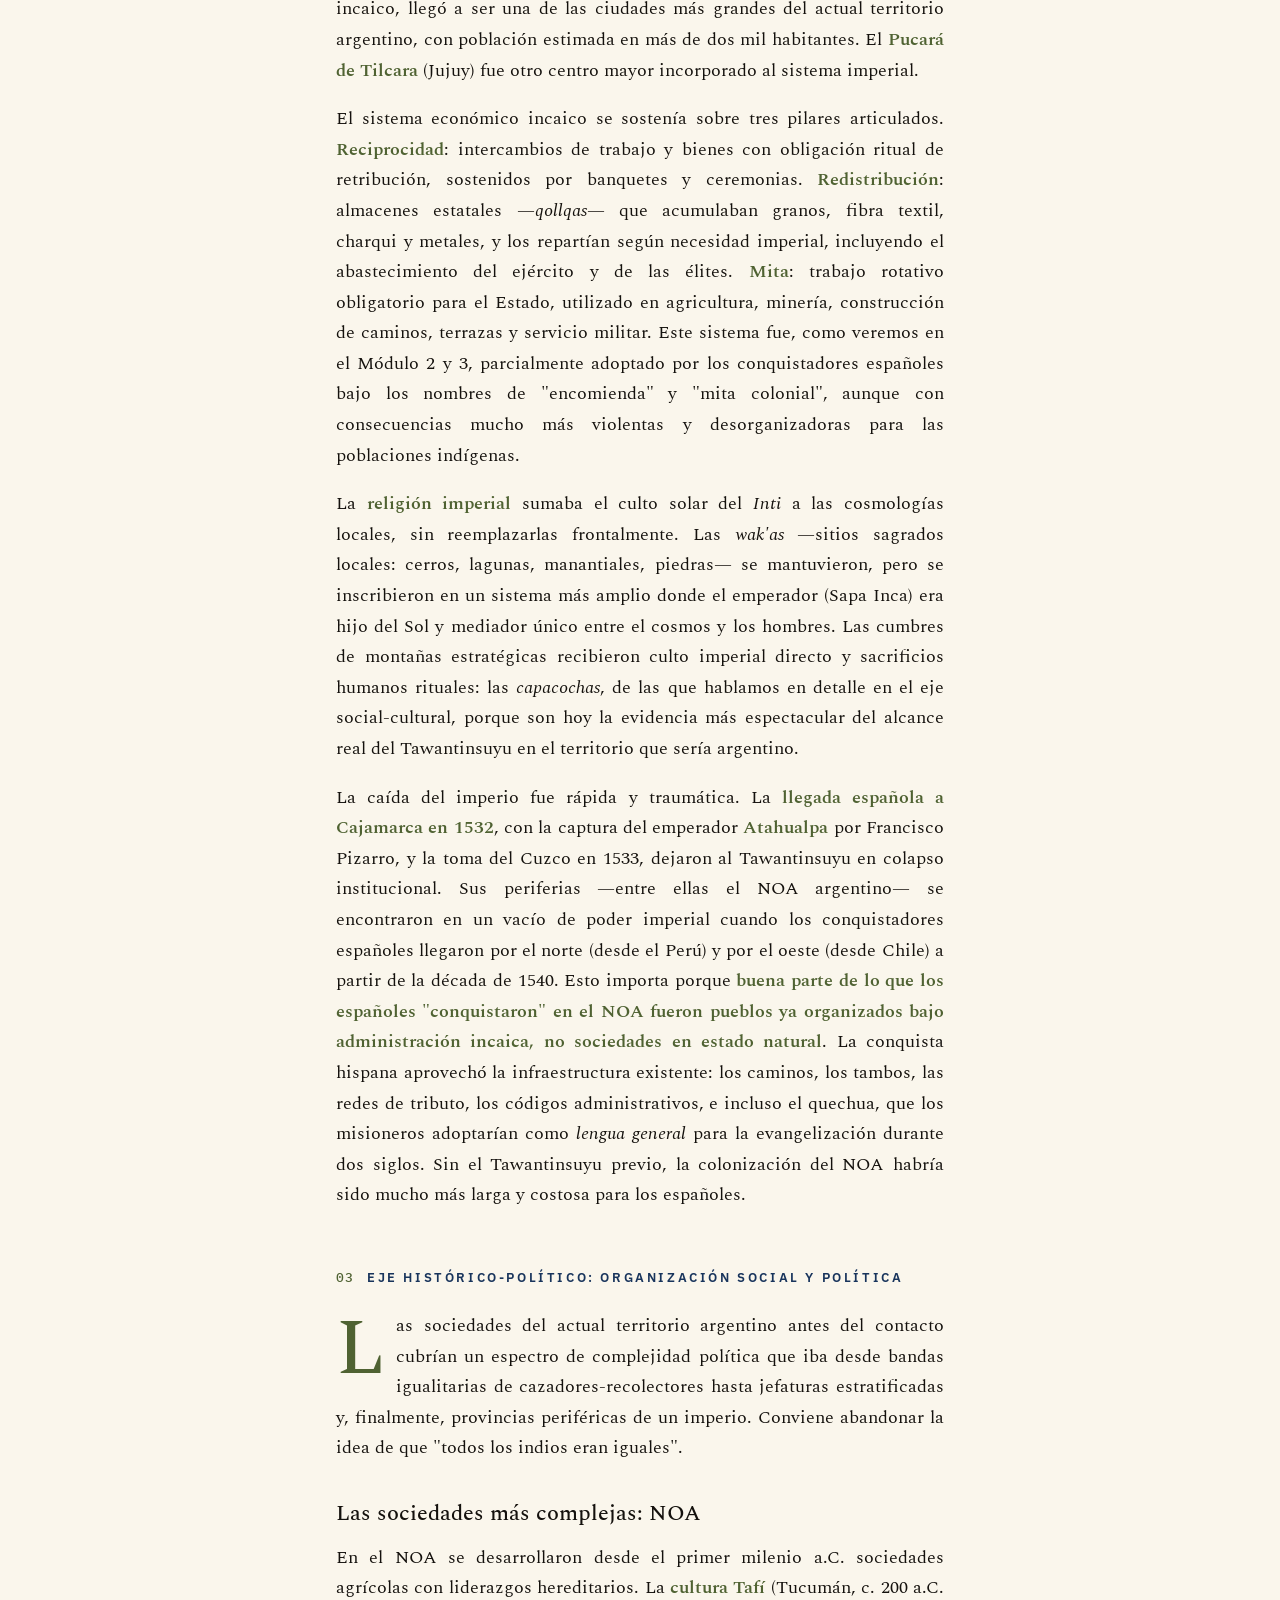
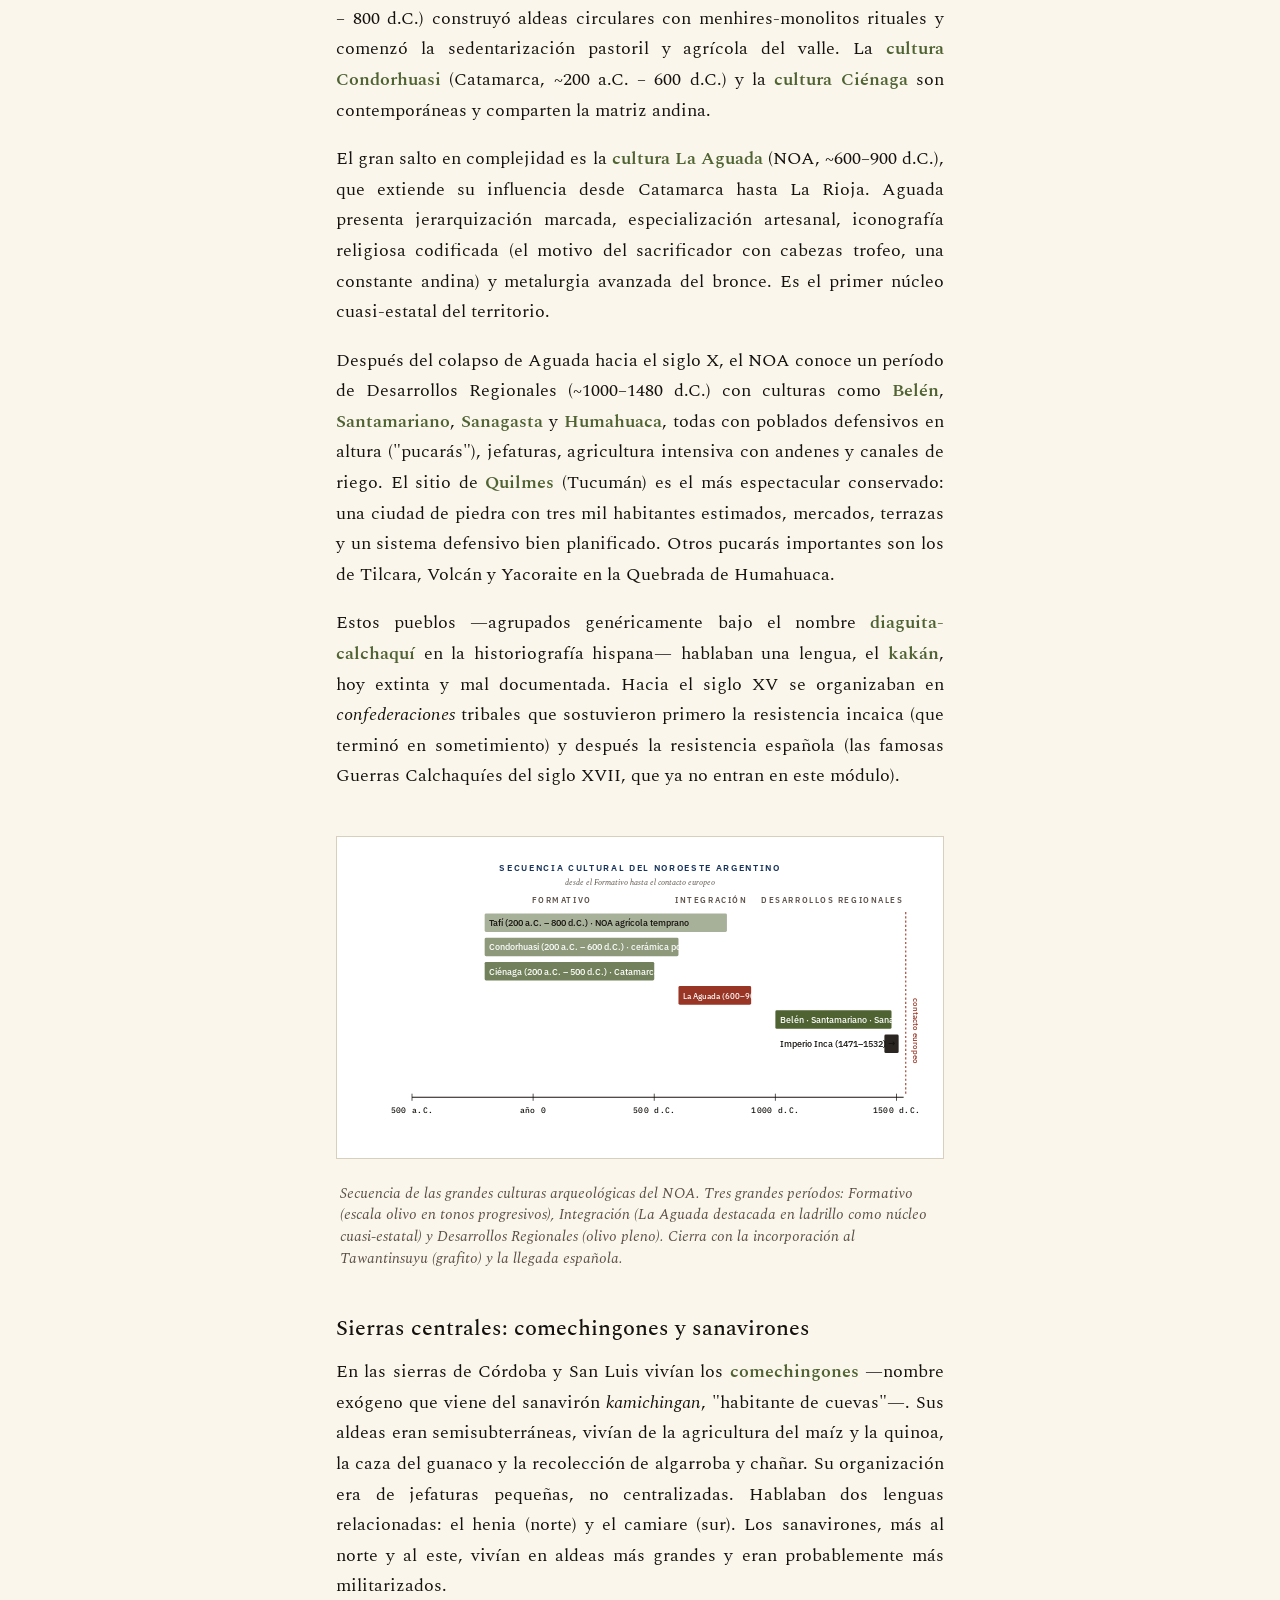
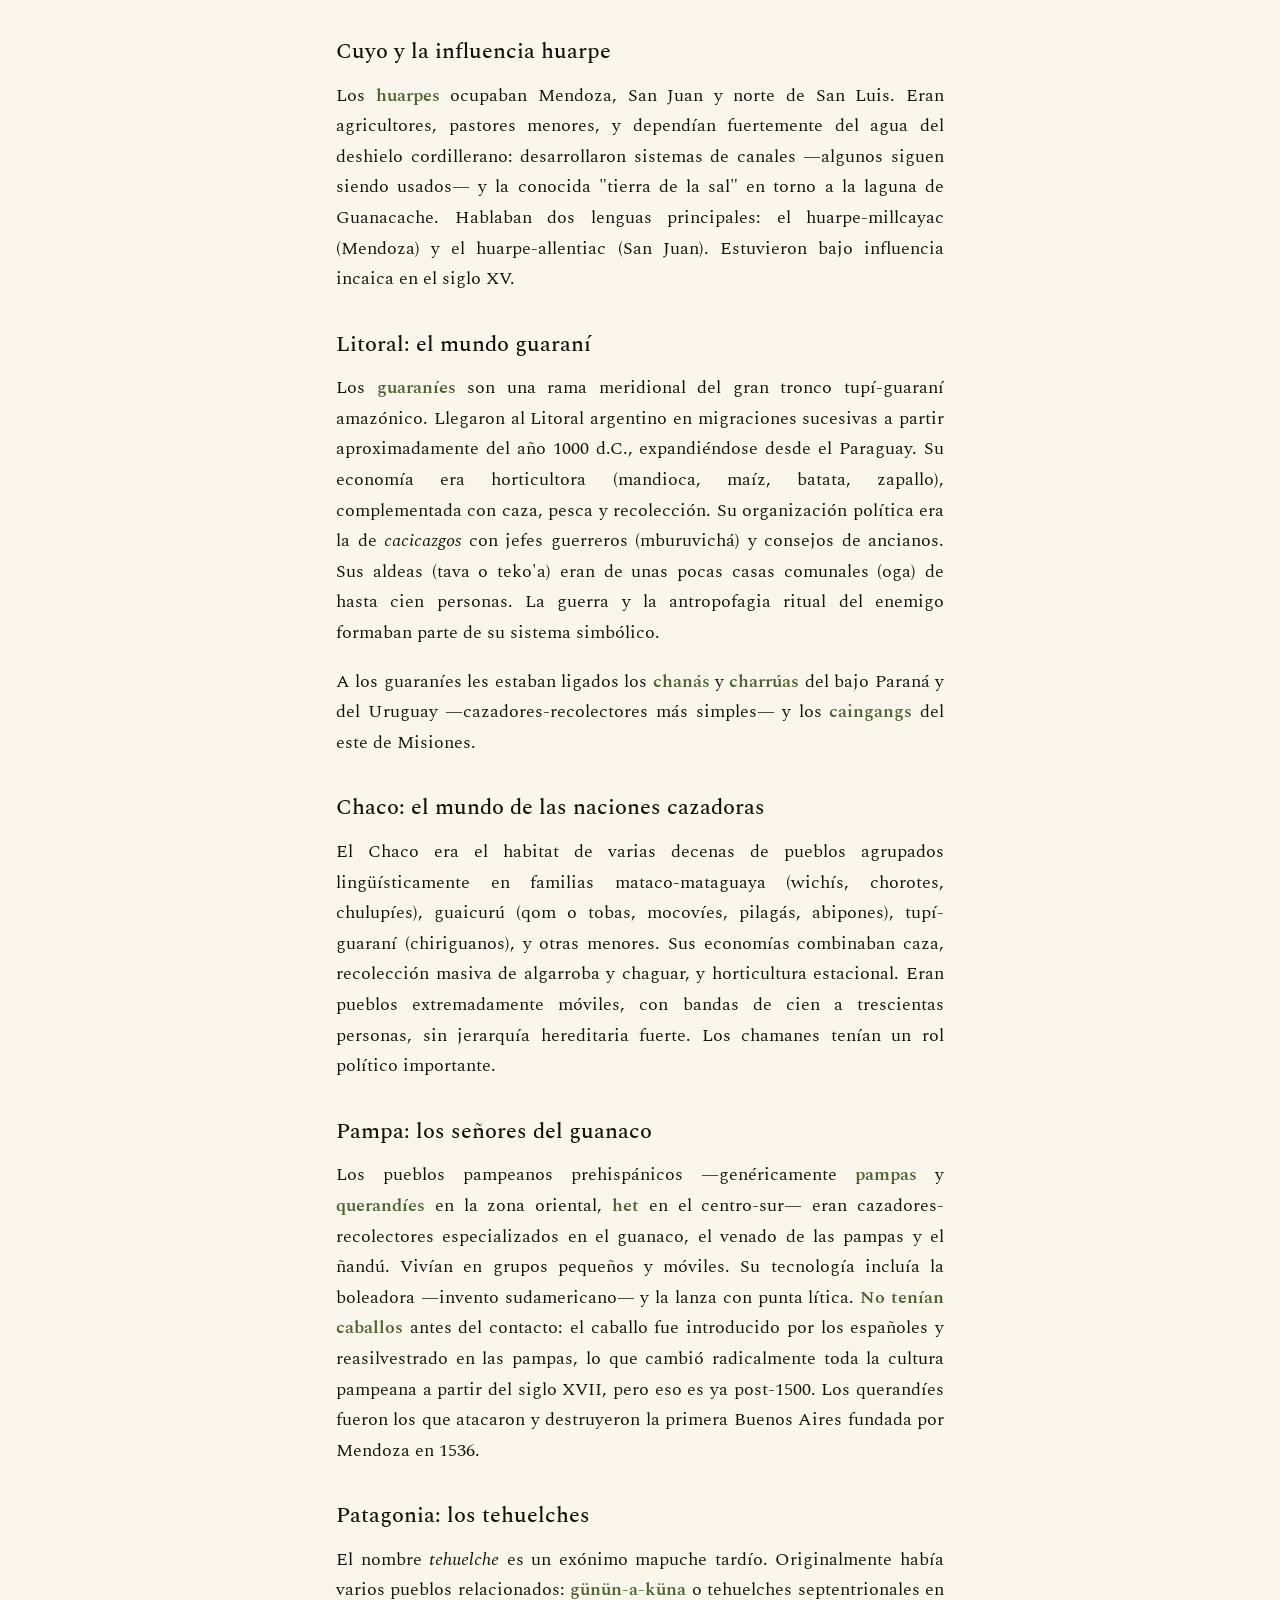
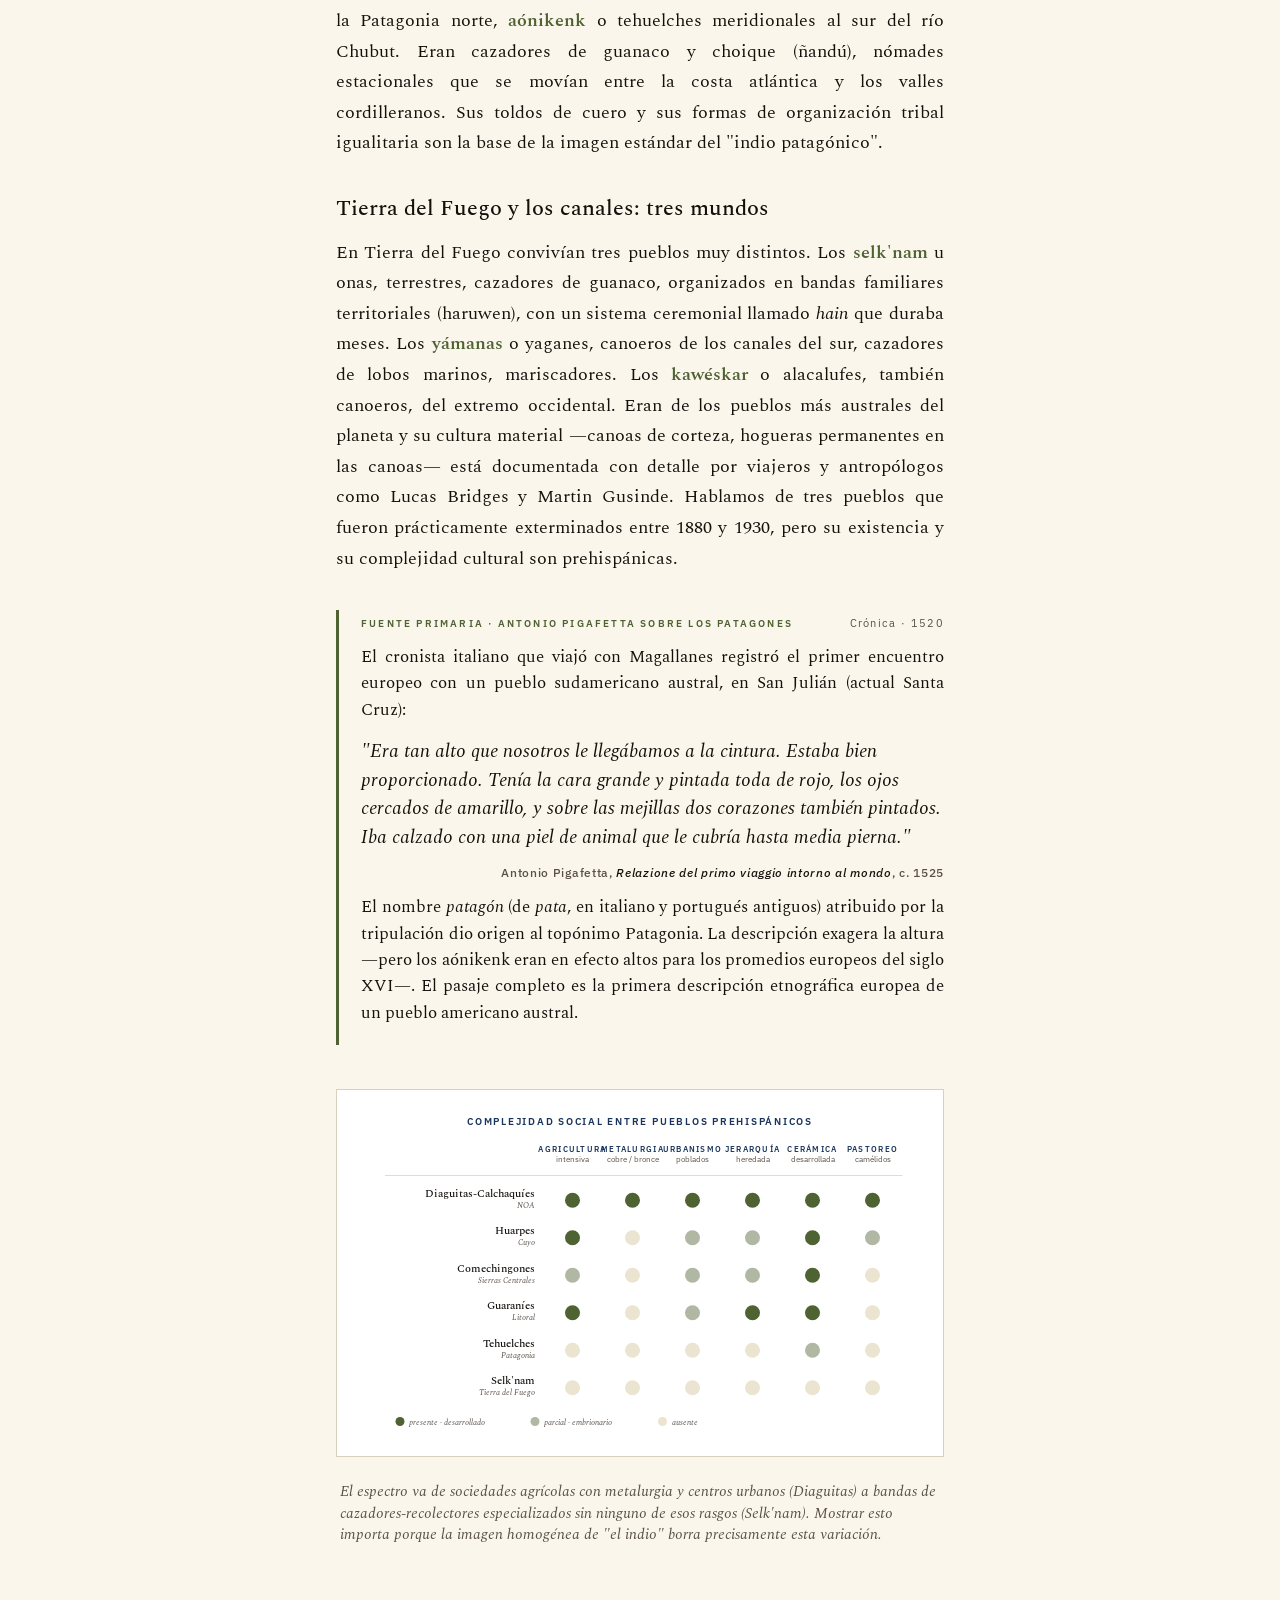
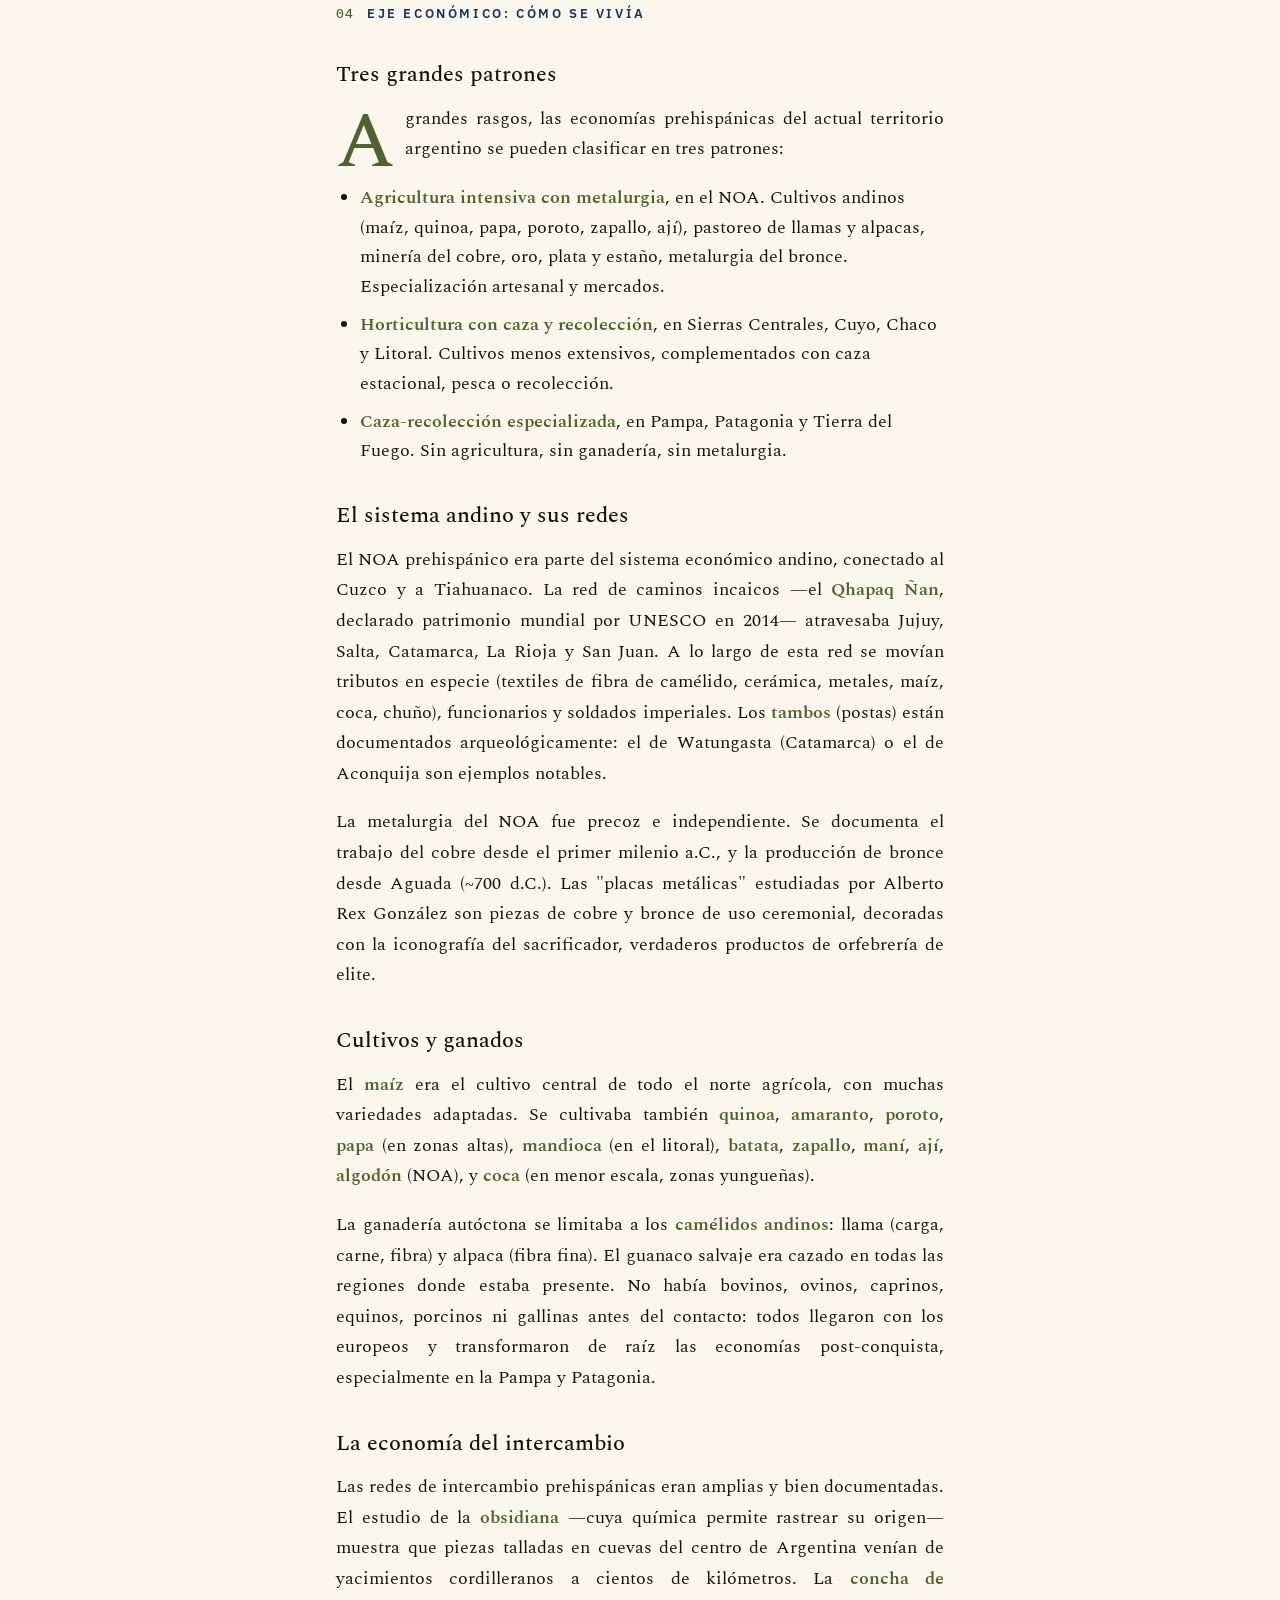
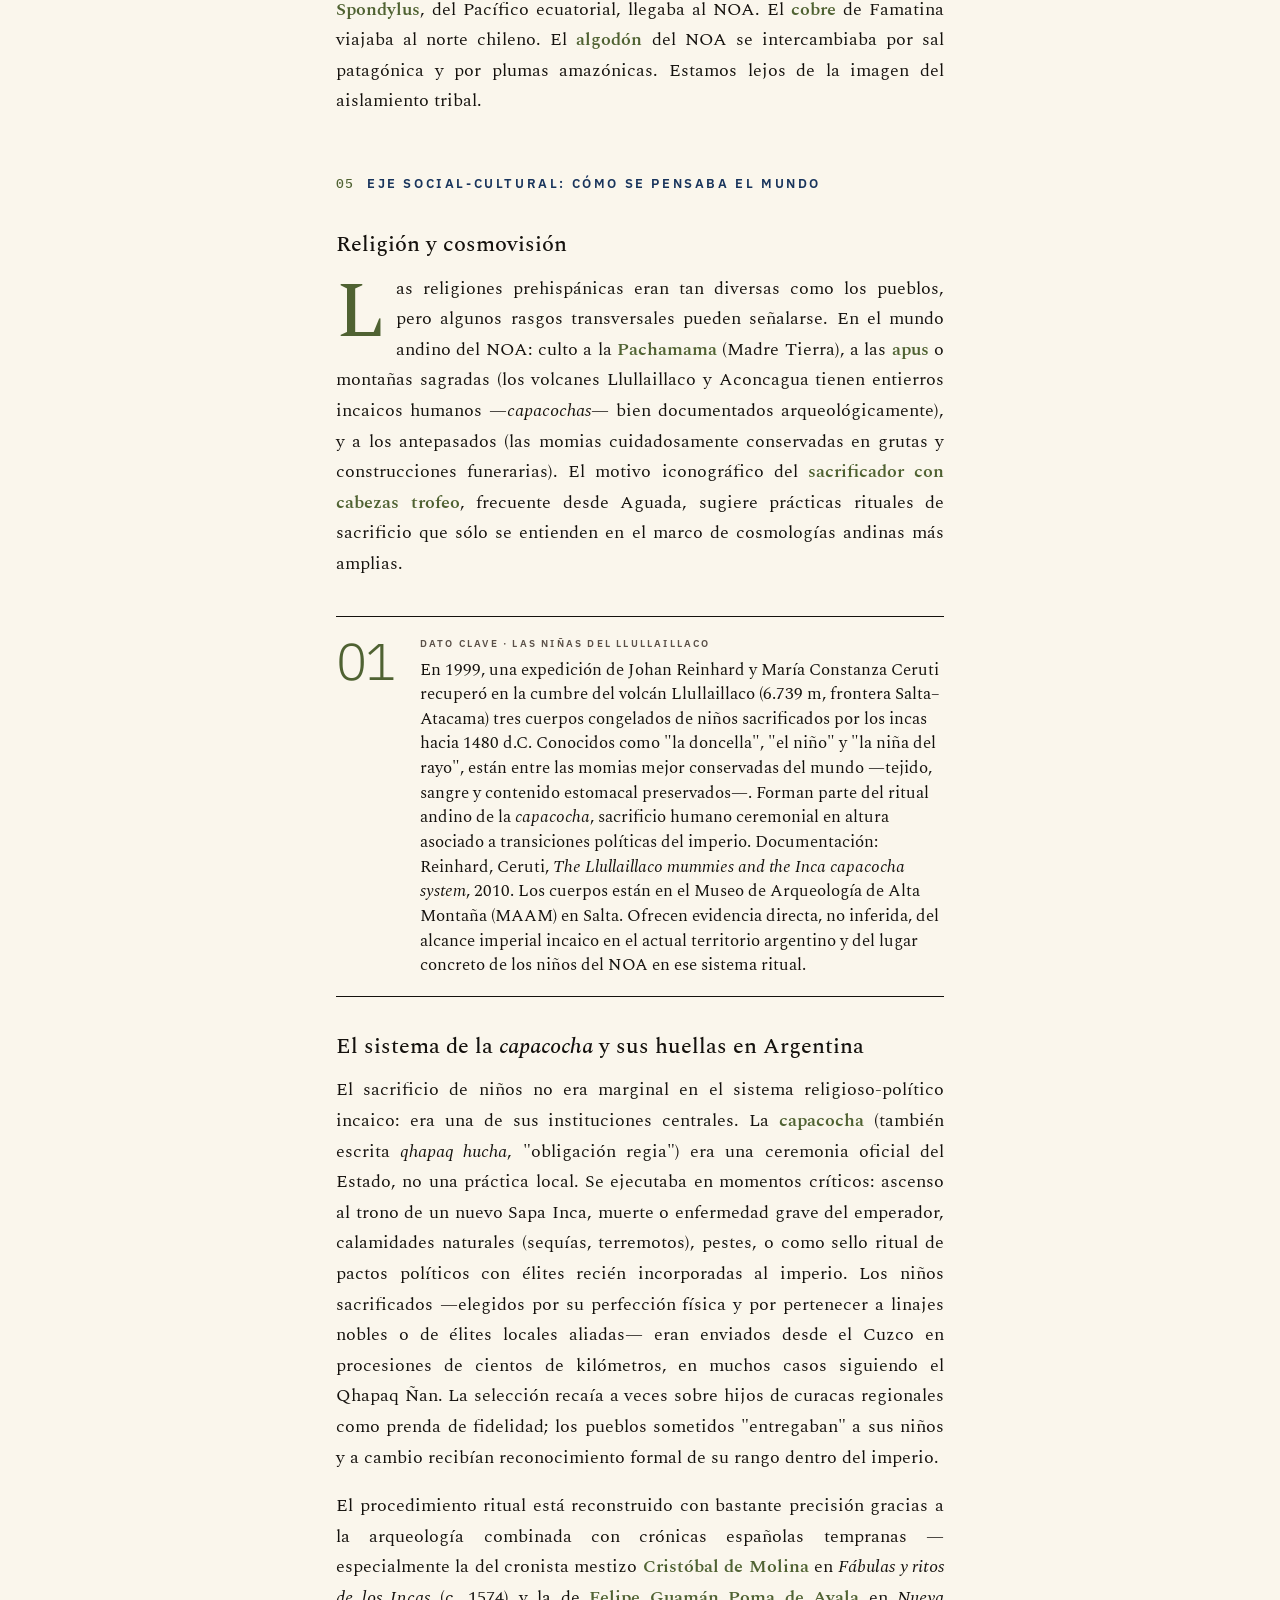
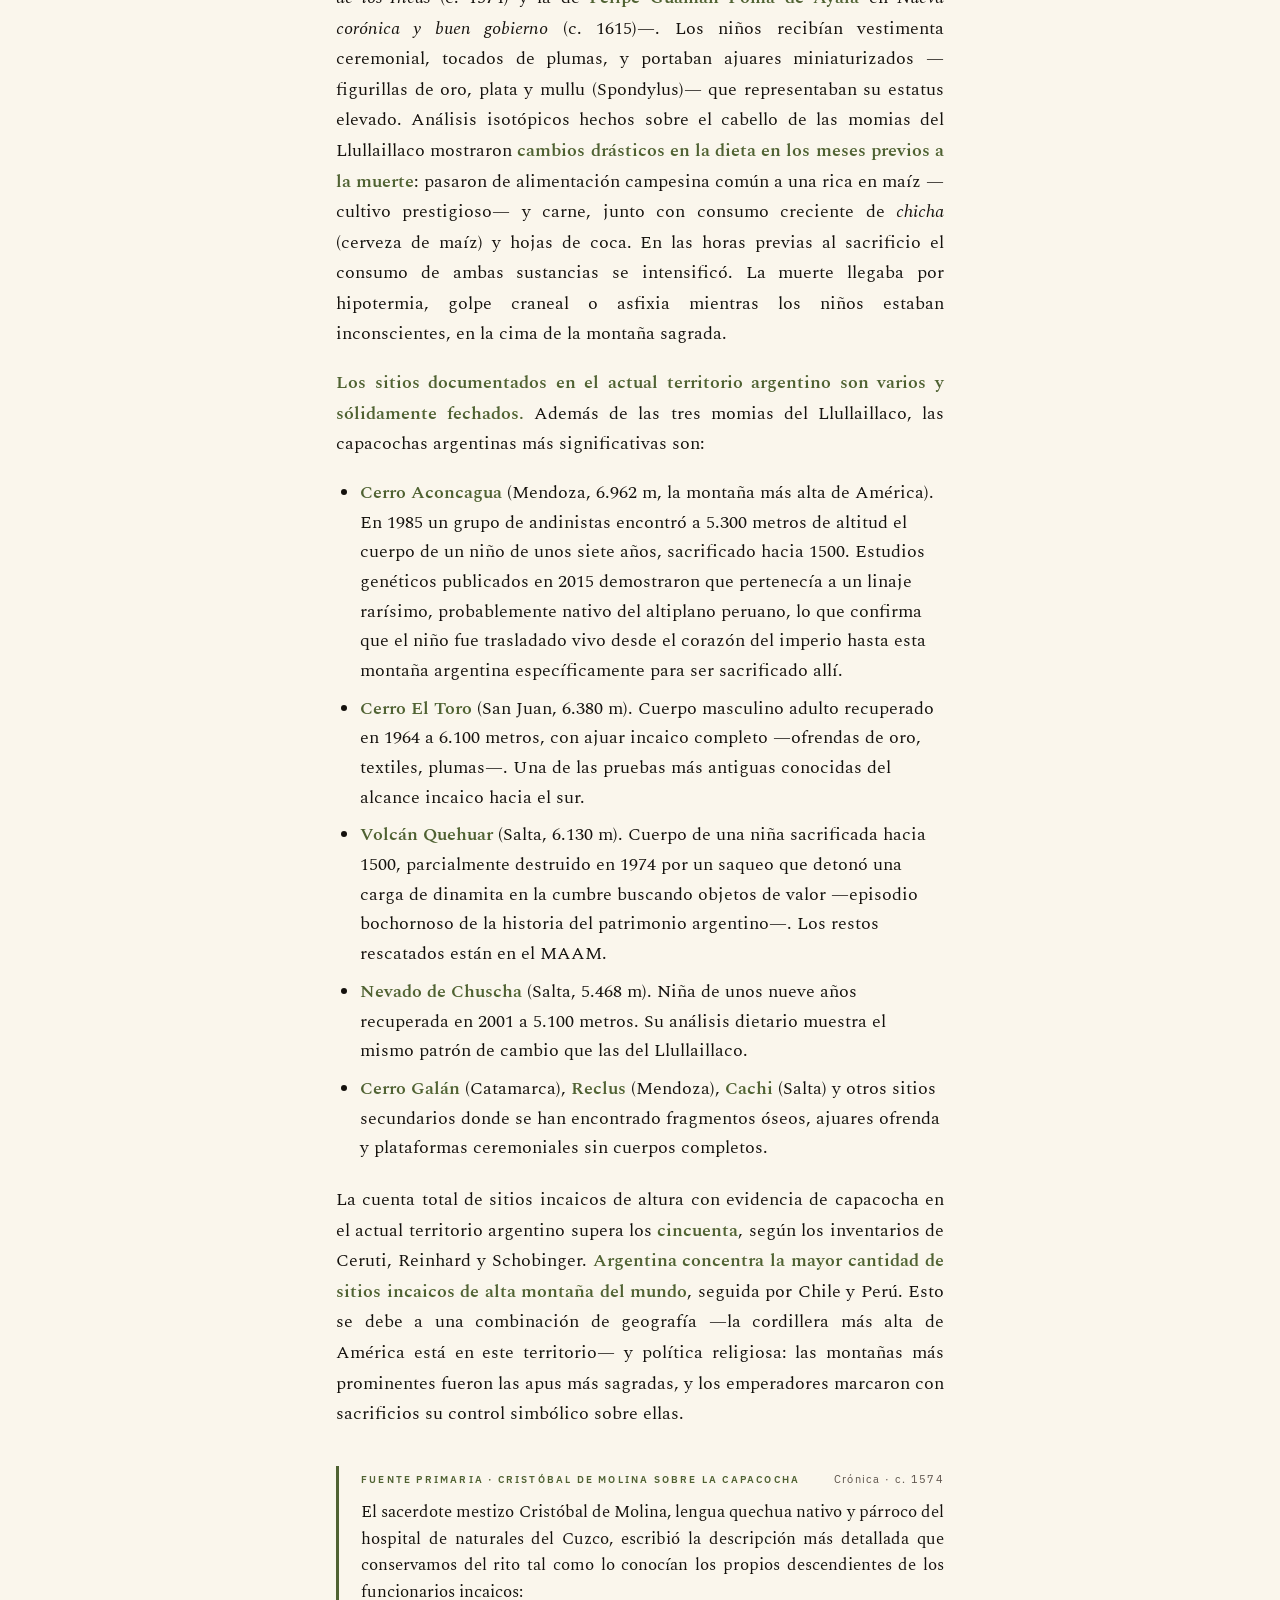
<file: modulo-01-pueblos-originarios.html>
<!DOCTYPE html>
<html lang="es">
<head>
<meta charset="UTF-8">
<meta name="viewport" content="width=device-width, initial-scale=1.0">
<title>Módulo 1 · Argentina antes de Argentina</title>
<link rel="stylesheet" href="estilos.css">
</head>
<body class="periodo-p1">

<header class="masthead">
  <span class="masthead-edicion">Historia de Argentina · módulo 01</span>
  <span class="masthead-vol">Vol. I · 2026</span>
</header>

<main class="contenido">

  <header class="modulo-cabecera">
    <div class="mod-eyebrow">
      <span>Módulo · Prehispánico</span>
      <span class="mod-counter">01 / 12</span>
    </div>
    <h1>Argentina antes de Argentina</h1>
    <p class="modulo-periodo">Pueblos originarios · desde el primer poblamiento (~13.000 a.C.) hasta el contacto europeo (~1500)</p>
  </header>

  <section>
    <h2>Apertura: el problema del nombre</h2>
    <p>
      Antes de empezar conviene reconocer que el título de este módulo tiene una contradicción interna. <em>Argentina</em>
      no existía. El territorio que hoy llamamos así fue habitado durante por lo menos quince mil años por sociedades que
      no se pensaban a sí mismas como argentinas ni como precursoras de nada llamado argentino. Llamar "argentinos
      aborígenes" a quienes vivieron acá antes de que el Estado nacional surgiera —y antes de que los conquistadores
      españoles incluso supieran que estas tierras existían— es una operación retrospectiva, no una descripción. Hay
      que hacerla con honestidad metodológica.
    </p>
    <p>
      Este módulo trabaja entonces no la "prehistoria argentina" sino la <strong>historia de los pueblos que ocuparon
      el actual territorio argentino antes de la llegada europea</strong>. Sus sociedades fueron diversas, sofisticadas
      en muchos casos, y desiguales entre sí: nada que ver con la imagen homogénea de "el indio" que la enseñanza
      escolar argentina cultivó durante un siglo. Algunos pueblos vivían en aldeas agrícolas con cerámica fina y
      metalurgia desde antes de Cristo; otros eran cazadores-recolectores especializados en el guanaco; otros
      navegaban canoas por los canales fueguinos cazando lobos marinos. Ninguno era el "indio salvaje" del relato
      nacional, y tampoco eran "los nobles primitivos" del relato compensatorio. Eran sociedades complejas con sus
      propias historias, en muchos casos con escrituras —pictogramas, quipus, marcas en cerámica— y siempre con
      tradiciones orales que organizaban su mundo.
    </p>
    <p>
      Empezamos por la cronología y el contexto general; después abrimos los tres ejes —histórico-político, económico,
      social-cultural—; después los pueblos clave de cada gran región; las fuentes que tenemos para reconstruirlos
      (mayoritariamente arqueológicas, parcialmente etnohistóricas); y los debates historiográficos abiertos, que en
      este módulo son particularmente cargados políticamente.
    </p>
  </section>

  <section>
    <h2>Contexto y cronología</h2>

    <h3>El gran arco temporal</h3>
    <p>
      El primer poblamiento humano de América sigue siendo materia de discusión, pero los datos arqueológicos de los
      últimos veinte años han desplazado la fecha hacia atrás. La hipótesis clásica de Clovis —que situaba la llegada
      hace unos 13.500 años a través del estrecho de Bering— ha sido superada por evidencias preClovis en sitios
      como Monte Verde (Chile, ~14.500 años), Topper (Estados Unidos) y, en Argentina, <strong>Piedra Museo</strong>
      (Santa Cruz), cuyas dataciones más antiguas se ubican entre 13.000 y 11.000 años antes del presente. Otros sitios
      tempranos en territorio argentino: <em>Arroyo Seco 2</em> (Buenos Aires, ~12.000 años), <em>Cueva Tixi</em>
      (Tandilia), y en la cordillera <em>Inca Cueva 4</em> (Jujuy, ~10.000 años) y <em>Huachichocana</em>.
    </p>
    <p>
      Después del Pleistoceno tardío, durante los aproximadamente 11.000 años del Holoceno hasta la llegada europea,
      las sociedades del actual territorio argentino se diversificaron enormemente según el ambiente. La división en
      grandes áreas culturales que usa la arqueología argentina contemporánea es la siguiente:
    </p>
    <ul>
      <li><strong>Noroeste Argentino (NOA):</strong> Jujuy, Salta, Tucumán, Catamarca, La Rioja, oeste de Santiago del Estero. Donde se desarrollaron las sociedades más complejas: agrícolas, jerárquicas, con metalurgia y cerámica refinadas.</li>
      <li><strong>Cuyo:</strong> Mendoza, San Juan, San Luis. Influencia andina y conexión con poblaciones chilenas centrales.</li>
      <li><strong>Sierras Centrales:</strong> Córdoba y San Luis. Pueblos comechingones y sanavirones.</li>
      <li><strong>Chaco:</strong> Formosa, Chaco, este de Salta y Santiago del Estero. Pueblos cazadores-recolectores con horticultura.</li>
      <li><strong>Litoral (Mesopotamia):</strong> Entre Ríos, Corrientes, Misiones. Guaraníes y pueblos asociados.</li>
      <li><strong>Pampa:</strong> Pampas húmeda y seca. Cazadores-recolectores especializados en guanaco y venado.</li>
      <li><strong>Patagonia continental:</strong> de Río Negro al estrecho de Magallanes. Tehuelches septentrionales y meridionales.</li>
      <li><strong>Tierra del Fuego y canales fueguinos:</strong> Selk'nam (terrestres), Yámanas y Kawéskar (canoeros).</li>
    </ul>

    <div class="grafico">
      <svg viewBox="0 0 600 800" xmlns="http://www.w3.org/2000/svg" role="img" aria-label="Mapa esquemático de áreas culturales prehispánicas">
        <defs>
          <style>
            .reg-label { font: 600 14px 'IBM Plex Sans', sans-serif; fill: #fff; text-anchor: middle; }
            .reg-sub { font: italic 11px 'Spectral', serif; fill: #fff; text-anchor: middle; opacity: 0.92; }
            .reg-pueblos { font: 400 11px 'IBM Plex Sans', sans-serif; fill: #fff; text-anchor: middle; opacity: 0.95; }
            .map-title { font: 600 13px 'IBM Plex Sans', sans-serif; fill: #18345c; text-anchor: middle; letter-spacing: 0.18em; text-transform: uppercase; }
            .map-cardinal { font: italic 11px 'Spectral', serif; fill: #5a5048; text-anchor: middle; }
          </style>
        </defs>

        <text x="300" y="22" class="map-title">Las ocho áreas culturales prehispánicas</text>
        <text x="300" y="44" class="map-cardinal">esquema regional, no mapa geográfico exacto</text>

        <text x="50" y="80" class="map-cardinal">N</text>
        <text x="50" y="780" class="map-cardinal">S</text>

        <!-- NOA · p1 lleno -->
        <rect x="80" y="60" width="180" height="160" fill="#4f6232" stroke="#14110d" stroke-width="1.2" rx="2"/>
        <text x="170" y="100" class="reg-label">Noroeste · NOA</text>
        <text x="170" y="120" class="reg-sub">Jujuy, Salta, Tucumán,</text>
        <text x="170" y="134" class="reg-sub">Catamarca, La Rioja</text>
        <text x="170" y="166" class="reg-pueblos">Diaguitas-Calchaquíes</text>
        <text x="170" y="182" class="reg-pueblos">Omaguacas, Atacamas</text>
        <text x="170" y="202" class="reg-sub">Aguada · Belén · Santamariano</text>

        <!-- Chaco · p1 al 65% -->
        <rect x="260" y="60" width="160" height="160" fill="#7a8a5e" stroke="#14110d" stroke-width="1.2" rx="2"/>
        <text x="340" y="100" class="reg-label">Chaco</text>
        <text x="340" y="120" class="reg-sub">Formosa, Chaco,</text>
        <text x="340" y="134" class="reg-sub">este de Salta y Santiago</text>
        <text x="340" y="166" class="reg-pueblos">Wichís, Qom (tobas),</text>
        <text x="340" y="182" class="reg-pueblos">Mocovíes, Pilagás,</text>
        <text x="340" y="198" class="reg-pueblos">Vilelas, Abipones</text>

        <!-- Litoral · p1 lleno -->
        <rect x="420" y="60" width="100" height="160" fill="#4f6232" stroke="#14110d" stroke-width="1.2" rx="2"/>
        <text x="470" y="100" class="reg-label">Litoral</text>
        <text x="470" y="120" class="reg-sub">Entre Ríos,</text>
        <text x="470" y="134" class="reg-sub">Corrientes,</text>
        <text x="470" y="148" class="reg-sub">Misiones</text>
        <text x="470" y="180" class="reg-pueblos">Guaraníes</text>
        <text x="470" y="196" class="reg-pueblos">Chanás · Charrúas</text>

        <!-- Cuyo · p1 al 65% -->
        <rect x="80" y="240" width="140" height="120" fill="#7a8a5e" stroke="#14110d" stroke-width="1.2" rx="2"/>
        <text x="150" y="280" class="reg-label">Cuyo</text>
        <text x="150" y="300" class="reg-sub">Mendoza, San Juan,</text>
        <text x="150" y="314" class="reg-sub">norte de San Luis</text>
        <text x="150" y="342" class="reg-pueblos">Huarpes (millcayac, allentiac)</text>

        <!-- Sierras Centrales · p1 lleno -->
        <rect x="220" y="240" width="180" height="120" fill="#4f6232" stroke="#14110d" stroke-width="1.2" rx="2"/>
        <text x="310" y="280" class="reg-label">Sierras Centrales</text>
        <text x="310" y="300" class="reg-sub">Córdoba, sur de</text>
        <text x="310" y="314" class="reg-sub">San Luis y Santiago</text>
        <text x="310" y="342" class="reg-pueblos">Comechingones, Sanavirones</text>

        <!-- Pampa · p1 al 65% -->
        <rect x="400" y="240" width="120" height="240" fill="#7a8a5e" stroke="#14110d" stroke-width="1.2" rx="2"/>
        <text x="460" y="340" class="reg-label">Pampa</text>
        <text x="460" y="360" class="reg-sub">Buenos Aires, La Pampa,</text>
        <text x="460" y="374" class="reg-sub">sur de Córdoba y Santa Fe</text>
        <text x="460" y="402" class="reg-pueblos">Pampas · Querandíes</text>
        <text x="460" y="418" class="reg-pueblos">Het · Pehuelches</text>

        <!-- Andes / frontera oeste · p1 al 65% -->
        <rect x="80" y="380" width="140" height="100" fill="#7a8a5e" stroke="#14110d" stroke-width="1.2" rx="2"/>
        <text x="150" y="420" class="reg-label">Frontera andina</text>
        <text x="150" y="440" class="reg-sub">presencia incaica</text>
        <text x="150" y="454" class="reg-sub">desde ~1471</text>

        <!-- Patagonia · p1 lleno -->
        <rect x="80" y="500" width="440" height="180" fill="#4f6232" stroke="#14110d" stroke-width="1.2" rx="2"/>
        <text x="300" y="555" class="reg-label">Patagonia</text>
        <text x="300" y="575" class="reg-sub">Río Negro, Neuquén, Chubut, Santa Cruz</text>
        <text x="300" y="608" class="reg-pueblos">Tehuelches septentrionales · günün-a-küna</text>
        <text x="300" y="624" class="reg-pueblos">Tehuelches meridionales · aónikenk</text>
        <text x="300" y="648" class="reg-pueblos">Presencia mapudungun en el oeste (debatida)</text>

        <!-- Tierra del Fuego · p6 grafito -->
        <rect x="180" y="700" width="240" height="80" fill="#2a2520" stroke="#14110d" stroke-width="1.2" rx="2"/>
        <text x="300" y="735" class="reg-label">Tierra del Fuego</text>
        <text x="300" y="755" class="reg-pueblos">Selk'nam (onas) · Yámanas · Kawéskar</text>
      </svg>
      <p class="caption">Esquema regional de los ocho grandes bloques culturales habitados antes de 1500. Tonos plenos para las regiones con presencia agrícola o densidad poblacional mayor; tonos atenuados para las zonas de horticultura o caza-recolección; grafito para Tierra del Fuego, distinguiendo la zona austral más austera.</p>
    </div>

    <h3>El último siglo prehispánico: la incorporación al Tawantinsuyu</h3>
    <p>
      Hacia 1471, durante el reinado del Inca <strong>Túpac Yupanqui</strong> y completado por su hijo
      <strong>Huayna Cápac</strong> hasta la muerte de éste en 1525, el Imperio Inca extendió su dominio sobre
      buena parte del Noroeste argentino. El territorio se incorporó al <strong>Collasuyu</strong> —el suyu o
      cuadrante meridional del Tawantinsuyu, una de las cuatro grandes regiones administrativas en que se dividía
      el imperio (Antisuyu al este, Chinchaysuyu al norte, Cuntisuyu al oeste, Collasuyu al sur)—. La frontera sur
      efectiva pasaba por el valle de Uspallata, en Mendoza, e incluía Jujuy, Salta, Tucumán, gran parte de
      Catamarca y La Rioja, San Juan y norte de Mendoza. Esto significa que, cuando los conquistadores españoles
      llegaron en el siglo XVI, <strong>no se encontraron con un mosaico aislado de pueblos sino con la periferia
      meridional de un Estado imperial de unos doce millones de habitantes</strong>.
    </p>
    <p>
      La administración incaica del NOA fue desigual. En zonas centrales —la Quebrada de Humahuaca, el valle
      Calchaquí, los valles centrales de Catamarca— hubo <strong>control directo</strong>: instalación de
      funcionarios (curacas locales subordinados a un gobernador imperial), trasplante forzoso de poblaciones
      leales conocidas como <strong>mitimaes</strong> o <em>mitmaqkuna</em>, imposición del quechua como lengua
      administrativa y construcción de la red vial estatal. En zonas más periféricas —Cuyo, parte de La Rioja,
      el extremo sur de la frontera imperial— el control fue indirecto, esencialmente <strong>tributario</strong>:
      las élites locales conservaban autoridad a cambio de entregar bienes (textiles de fibra de camélido,
      metales, cultivos) y trabajo bajo el sistema de la <em>mita</em>.
    </p>
    <p>
      Las huellas materiales del Tawantinsuyu en Argentina son densas y bien estudiadas por la arqueología.
      La red de caminos imperiales —el <strong>Qhapaq Ñan</strong>, declarado patrimonio mundial por UNESCO
      en 2014— atravesaba el NOA con varias ramas: el camino principal andino occidental por la Puna, el
      camino oriental por los valles y conexiones transversales que articulaban ambos. A lo largo de la red
      se distribuían los <strong>tambos</strong>, postas estatales de descanso y abastecimiento ubicadas
      aproximadamente cada veinte kilómetros, donde funcionarios, soldados y caravanas podían parar, cambiar
      de bestia y comer. Sitios excavados con identificación segura: el tambo de <strong>Watungasta</strong>
      (Catamarca), el complejo de <strong>Aconquija</strong> (Catamarca), la <strong>Tambería del Inca</strong>
      en San Juan, el tambo de <strong>Chilecito</strong> en La Rioja. El sitio de <strong>Tastil</strong>
      (Salta), de origen preinca pero culminado bajo dominio incaico, llegó a ser una de las ciudades más
      grandes del actual territorio argentino, con población estimada en más de dos mil habitantes. El
      <strong>Pucará de Tilcara</strong> (Jujuy) fue otro centro mayor incorporado al sistema imperial.
    </p>
    <p>
      El sistema económico incaico se sostenía sobre tres pilares articulados. <strong>Reciprocidad</strong>:
      intercambios de trabajo y bienes con obligación ritual de retribución, sostenidos por banquetes y
      ceremonias. <strong>Redistribución</strong>: almacenes estatales —<em>qollqas</em>— que acumulaban
      granos, fibra textil, charqui y metales, y los repartían según necesidad imperial, incluyendo el
      abastecimiento del ejército y de las élites. <strong>Mita</strong>: trabajo rotativo obligatorio para
      el Estado, utilizado en agricultura, minería, construcción de caminos, terrazas y servicio militar.
      Este sistema fue, como veremos en el Módulo 2 y 3, parcialmente adoptado por los conquistadores españoles
      bajo los nombres de "encomienda" y "mita colonial", aunque con consecuencias mucho más violentas y
      desorganizadoras para las poblaciones indígenas.
    </p>
    <p>
      La <strong>religión imperial</strong> sumaba el culto solar del <em>Inti</em> a las cosmologías locales,
      sin reemplazarlas frontalmente. Las <em>wak'as</em> —sitios sagrados locales: cerros, lagunas, manantiales,
      piedras— se mantuvieron, pero se inscribieron en un sistema más amplio donde el emperador (Sapa Inca) era
      hijo del Sol y mediador único entre el cosmos y los hombres. Las cumbres de montañas estratégicas recibieron
      culto imperial directo y sacrificios humanos rituales: las <em>capacochas</em>, de las que hablamos en
      detalle en el eje social-cultural, porque son hoy la evidencia más espectacular del alcance real del
      Tawantinsuyu en el territorio que sería argentino.
    </p>
    <p>
      La caída del imperio fue rápida y traumática. La <strong>llegada española a Cajamarca en 1532</strong>,
      con la captura del emperador <strong>Atahualpa</strong> por Francisco Pizarro, y la toma del Cuzco en 1533,
      dejaron al Tawantinsuyu en colapso institucional. Sus periferias —entre ellas el NOA argentino— se
      encontraron en un vacío de poder imperial cuando los conquistadores españoles llegaron por el norte
      (desde el Perú) y por el oeste (desde Chile) a partir de la década de 1540. Esto importa porque
      <strong>buena parte de lo que los españoles "conquistaron" en el NOA fueron pueblos ya organizados bajo
      administración incaica, no sociedades en estado natural</strong>. La conquista hispana aprovechó la
      infraestructura existente: los caminos, los tambos, las redes de tributo, los códigos administrativos,
      e incluso el quechua, que los misioneros adoptarían como <em>lengua general</em> para la evangelización
      durante dos siglos. Sin el Tawantinsuyu previo, la colonización del NOA habría sido mucho más larga y
      costosa para los españoles.
    </p>
  </section>

  <section>
    <h2>Eje histórico-político: organización social y política</h2>

    <p>
      Las sociedades del actual territorio argentino antes del contacto cubrían un espectro de complejidad política
      que iba desde bandas igualitarias de cazadores-recolectores hasta jefaturas estratificadas y, finalmente,
      provincias periféricas de un imperio. Conviene abandonar la idea de que "todos los indios eran iguales".
    </p>

    <h3>Las sociedades más complejas: NOA</h3>
    <p>
      En el NOA se desarrollaron desde el primer milenio a.C. sociedades agrícolas con liderazgos hereditarios.
      La <strong>cultura Tafí</strong> (Tucumán, c. 200 a.C. – 800 d.C.) construyó aldeas circulares con
      menhires-monolitos rituales y comenzó la sedentarización pastoril y agrícola del valle. La <strong>cultura
      Condorhuasi</strong> (Catamarca, ~200 a.C. – 600 d.C.) y la <strong>cultura Ciénaga</strong> son contemporáneas
      y comparten la matriz andina.
    </p>
    <p>
      El gran salto en complejidad es la <strong>cultura La Aguada</strong> (NOA, ~600–900 d.C.), que extiende su
      influencia desde Catamarca hasta La Rioja. Aguada presenta jerarquización marcada, especialización artesanal,
      iconografía religiosa codificada (el motivo del sacrificador con cabezas trofeo, una constante andina) y
      metalurgia avanzada del bronce. Es el primer núcleo cuasi-estatal del territorio.
    </p>
    <p>
      Después del colapso de Aguada hacia el siglo X, el NOA conoce un período de Desarrollos Regionales
      (~1000–1480 d.C.) con culturas como <strong>Belén</strong>, <strong>Santamariano</strong>,
      <strong>Sanagasta</strong> y <strong>Humahuaca</strong>, todas con poblados defensivos en altura ("pucarás"),
      jefaturas, agricultura intensiva con andenes y canales de riego. El sitio de <strong>Quilmes</strong> (Tucumán)
      es el más espectacular conservado: una ciudad de piedra con tres mil habitantes estimados, mercados, terrazas
      y un sistema defensivo bien planificado. Otros pucarás importantes son los de Tilcara, Volcán y Yacoraite en
      la Quebrada de Humahuaca.
    </p>
    <p>
      Estos pueblos —agrupados genéricamente bajo el nombre <strong>diaguita-calchaquí</strong> en la historiografía
      hispana— hablaban una lengua, el <strong>kakán</strong>, hoy extinta y mal documentada. Hacia el siglo XV se
      organizaban en <em>confederaciones</em> tribales que sostuvieron primero la resistencia incaica (que terminó
      en sometimiento) y después la resistencia española (las famosas Guerras Calchaquíes del siglo XVII, que ya
      no entran en este módulo).
    </p>

    <div class="grafico">
      <svg viewBox="0 0 800 400" xmlns="http://www.w3.org/2000/svg" role="img" aria-label="Secuencia cultural del NOA">
        <defs>
          <style>
            .tl2-axis { stroke: #14110d; stroke-width: 1.5; }
            .tl2-tick { stroke: #14110d; stroke-width: 1; }
            .tl2-year { font: 500 11px 'IBM Plex Mono', monospace; fill: #14110d; text-anchor: middle; letter-spacing: 0.04em; }
            .tl2-cult { font: 500 12px 'IBM Plex Sans', sans-serif; fill: #fff; text-anchor: start; }
            .tl2-title { font: 600 13px 'IBM Plex Sans', sans-serif; fill: #18345c; text-anchor: middle; letter-spacing: 0.18em; text-transform: uppercase; }
            .tl2-note { font: italic 11px 'Spectral', serif; fill: #5a5048; text-anchor: middle; }
            .tl2-formativo { font: 600 11px 'IBM Plex Sans', sans-serif; fill: #5a5048; text-anchor: middle; letter-spacing: 0.2em; }
          </style>
        </defs>

        <text x="400" y="22" class="tl2-title">Secuencia cultural del Noroeste Argentino</text>
        <text x="400" y="42" class="tl2-note">desde el Formativo hasta el contacto europeo</text>

        <!-- Etiquetas de gran período arriba -->
        <text x="290" y="68" class="tl2-formativo">FORMATIVO</text>
        <text x="500" y="68" class="tl2-formativo">INTEGRACIÓN</text>
        <text x="670" y="68" class="tl2-formativo">DESARROLLOS REGIONALES</text>

        <!-- Eje horizontal -->
        <line x1="80" y1="340" x2="770" y2="340" class="tl2-axis"/>

        <!-- Marcas temporales: 500 a.C. = 80, 1500 d.C. = 760. Escala: 0.34 px/año -->
        <line x1="80" y1="335" x2="80" y2="345" class="tl2-tick"/>
        <text x="80" y="362" class="tl2-year">500 a.C.</text>
        <line x1="250" y1="335" x2="250" y2="345" class="tl2-tick"/>
        <text x="250" y="362" class="tl2-year">año 0</text>
        <line x1="420" y1="335" x2="420" y2="345" class="tl2-tick"/>
        <text x="420" y="362" class="tl2-year">500 d.C.</text>
        <line x1="590" y1="335" x2="590" y2="345" class="tl2-tick"/>
        <text x="590" y="362" class="tl2-year">1000 d.C.</text>
        <line x1="760" y1="335" x2="760" y2="345" class="tl2-tick"/>
        <text x="760" y="362" class="tl2-year">1500 d.C.</text>

        <!-- Cultura Tafí: 200 a.C. – 800 d.C. · p1 al 50% claro -->
        <rect x="182" y="82" width="340" height="26" fill="#a7b099" rx="2"/>
        <text x="188" y="100" class="tl2-cult" style="fill:#14110d">Tafí (200 a.C. – 800 d.C.) · NOA agrícola temprano</text>

        <!-- Condorhuasi: 200 a.C. – 600 d.C. · p1 al 65% medio -->
        <rect x="182" y="116" width="272" height="26" fill="#8d997a" rx="2"/>
        <text x="188" y="134" class="tl2-cult">Condorhuasi (200 a.C. – 600 d.C.) · cerámica policroma</text>

        <!-- Ciénaga: 200 a.C. – 500 d.C. · p1 al 80% oscuro -->
        <rect x="182" y="150" width="238" height="26" fill="#72815b" rx="2"/>
        <text x="188" y="168" class="tl2-cult">Ciénaga (200 a.C. – 500 d.C.) · Catamarca</text>

        <!-- La Aguada: 600 – 900 d.C. · p3 ladrillo — único color caliente, señala salto cuasi-estatal -->
        <rect x="454" y="184" width="102" height="26" fill="#993524" rx="2"/>
        <text x="460" y="202" class="tl2-cult" style="font-size:11px">La Aguada (600–900)</text>

        <!-- Desarrollos Regionales: 1000 – 1480 d.C. · p1 lleno -->
        <rect x="590" y="218" width="163" height="26" fill="#4f6232" rx="2"/>
        <text x="596" y="236" class="tl2-cult">Belén · Santamariano · Sanagasta · Humahuaca</text>

        <!-- Imperio Inca: 1471 en adelante · p6 grafito -->
        <rect x="743" y="252" width="20" height="26" fill="#2a2520" rx="2"/>
        <text x="596" y="270" class="tl2-cult" style="fill:#14110d">Imperio Inca (1471–1532) →</text>

        <!-- Llegada española -->
        <line x1="773" y1="80" x2="773" y2="338" stroke="#993524" stroke-width="1.5" stroke-dasharray="3,3"/>
        <text x="788" y="200" class="tl2-cult" style="fill:#993524; writing-mode:tb; font-size:11px">contacto europeo</text>
      </svg>
      <p class="caption">Secuencia de las grandes culturas arqueológicas del NOA. Tres grandes períodos: Formativo (escala olivo en tonos progresivos), Integración (La Aguada destacada en ladrillo como núcleo cuasi-estatal) y Desarrollos Regionales (olivo pleno). Cierra con la incorporación al Tawantinsuyu (grafito) y la llegada española.</p>
    </div>

    <h3>Sierras centrales: comechingones y sanavirones</h3>
    <p>
      En las sierras de Córdoba y San Luis vivían los <strong>comechingones</strong> —nombre exógeno que viene del
      sanavirón <em>kamichingan</em>, "habitante de cuevas"—. Sus aldeas eran semisubterráneas, vivían de la
      agricultura del maíz y la quinoa, la caza del guanaco y la recolección de algarroba y chañar. Su organización
      era de jefaturas pequeñas, no centralizadas. Hablaban dos lenguas relacionadas: el henia (norte) y el camiare
      (sur). Los sanavirones, más al norte y al este, vivían en aldeas más grandes y eran probablemente más
      militarizados.
    </p>

    <h3>Cuyo y la influencia huarpe</h3>
    <p>
      Los <strong>huarpes</strong> ocupaban Mendoza, San Juan y norte de San Luis. Eran agricultores, pastores
      menores, y dependían fuertemente del agua del deshielo cordillerano: desarrollaron sistemas de canales —algunos
      siguen siendo usados— y la conocida "tierra de la sal" en torno a la laguna de Guanacache. Hablaban dos lenguas
      principales: el huarpe-millcayac (Mendoza) y el huarpe-allentiac (San Juan). Estuvieron bajo influencia incaica
      en el siglo XV.
    </p>

    <h3>Litoral: el mundo guaraní</h3>
    <p>
      Los <strong>guaraníes</strong> son una rama meridional del gran tronco tupí-guaraní amazónico. Llegaron al
      Litoral argentino en migraciones sucesivas a partir aproximadamente del año 1000 d.C., expandiéndose desde el
      Paraguay. Su economía era horticultora (mandioca, maíz, batata, zapallo), complementada con caza, pesca y
      recolección. Su organización política era la de <em>cacicazgos</em> con jefes guerreros (mburuvichá) y consejos
      de ancianos. Sus aldeas (tava o teko'a) eran de unas pocas casas comunales (oga) de hasta cien personas. La
      guerra y la antropofagia ritual del enemigo formaban parte de su sistema simbólico.
    </p>
    <p>
      A los guaraníes les estaban ligados los <strong>chanás</strong> y <strong>charrúas</strong> del bajo Paraná y
      del Uruguay —cazadores-recolectores más simples— y los <strong>caingangs</strong> del este de Misiones.
    </p>

    <h3>Chaco: el mundo de las naciones cazadoras</h3>
    <p>
      El Chaco era el habitat de varias decenas de pueblos agrupados lingüísticamente en familias mataco-mataguaya
      (wichís, chorotes, chulupíes), guaicurú (qom o tobas, mocovíes, pilagás, abipones), tupí-guaraní (chiriguanos),
      y otras menores. Sus economías combinaban caza, recolección masiva de algarroba y chaguar, y horticultura
      estacional. Eran pueblos extremadamente móviles, con bandas de cien a trescientas personas, sin jerarquía
      hereditaria fuerte. Los chamanes tenían un rol político importante.
    </p>

    <h3>Pampa: los señores del guanaco</h3>
    <p>
      Los pueblos pampeanos prehispánicos —genéricamente <strong>pampas</strong> y <strong>querandíes</strong> en
      la zona oriental, <strong>het</strong> en el centro-sur— eran cazadores-recolectores especializados en el
      guanaco, el venado de las pampas y el ñandú. Vivían en grupos pequeños y móviles. Su tecnología incluía la
      boleadora —invento sudamericano— y la lanza con punta lítica. <strong>No tenían caballos</strong> antes del
      contacto: el caballo fue introducido por los españoles y reasilvestrado en las pampas, lo que cambió
      radicalmente toda la cultura pampeana a partir del siglo XVII, pero eso es ya post-1500. Los querandíes
      fueron los que atacaron y destruyeron la primera Buenos Aires fundada por Mendoza en 1536.
    </p>

    <h3>Patagonia: los tehuelches</h3>
    <p>
      El nombre <em>tehuelche</em> es un exónimo mapuche tardío. Originalmente había varios pueblos relacionados:
      <strong>günün-a-küna</strong> o tehuelches septentrionales en la Patagonia norte, <strong>aónikenk</strong>
      o tehuelches meridionales al sur del río Chubut. Eran cazadores de guanaco y choique (ñandú), nómades
      estacionales que se movían entre la costa atlántica y los valles cordilleranos. Sus toldos de cuero y sus
      formas de organización tribal igualitaria son la base de la imagen estándar del "indio patagónico".
    </p>

    <h3>Tierra del Fuego y los canales: tres mundos</h3>
    <p>
      En Tierra del Fuego convivían tres pueblos muy distintos. Los <strong>selk'nam</strong> u onas, terrestres,
      cazadores de guanaco, organizados en bandas familiares territoriales (haruwen), con un sistema ceremonial
      llamado <em>hain</em> que duraba meses. Los <strong>yámanas</strong> o yaganes, canoeros de los canales del
      sur, cazadores de lobos marinos, mariscadores. Los <strong>kawéskar</strong> o alacalufes, también canoeros,
      del extremo occidental. Eran de los pueblos más australes del planeta y su cultura material —canoas de corteza,
      hogueras permanentes en las canoas— está documentada con detalle por viajeros y antropólogos como Lucas
      Bridges y Martin Gusinde. Hablamos de tres pueblos que fueron prácticamente exterminados entre 1880 y 1930,
      pero su existencia y su complejidad cultural son prehispánicas.
    </p>

    <div class="fuente-primaria">
      <div class="fuente-primaria-label">
        <span>Fuente primaria · Antonio Pigafetta sobre los patagones</span>
        <span class="fuente-primaria-tipo">Crónica · 1520</span>
      </div>
      <p>
        El cronista italiano que viajó con Magallanes registró el primer encuentro europeo con un pueblo
        sudamericano austral, en San Julián (actual Santa Cruz):
      </p>
      <blockquote>
        "Era tan alto que nosotros le llegábamos a la cintura. Estaba bien proporcionado. Tenía la cara grande
        y pintada toda de rojo, los ojos cercados de amarillo, y sobre las mejillas dos corazones también
        pintados. Iba calzado con una piel de animal que le cubría hasta media pierna."
        <cite>Antonio Pigafetta, <em>Relazione del primo viaggio intorno al mondo</em>, c. 1525</cite>
      </blockquote>
      <p>
        El nombre <em>patagón</em> (de <em>pata</em>, en italiano y portugués antiguos) atribuido por la
        tripulación dio origen al topónimo Patagonia. La descripción exagera la altura —pero los aónikenk eran
        en efecto altos para los promedios europeos del siglo XVI—. El pasaje completo es la primera
        descripción etnográfica europea de un pueblo americano austral.
      </p>
    </div>

    <div class="grafico">
      <svg viewBox="0 0 760 440" xmlns="http://www.w3.org/2000/svg" role="img" aria-label="Comparación de complejidad social entre pueblos">
        <defs>
          <style>
            .grid-h { font: 600 11px 'IBM Plex Sans', sans-serif; fill: #18345c; text-anchor: middle; letter-spacing: 0.16em; text-transform: uppercase; }
            .grid-h2 { font: 400 10px 'IBM Plex Sans', sans-serif; fill: #5a5048; text-anchor: middle; }
            .grid-p { font: 500 14px 'Spectral', serif; fill: #14110d; text-anchor: end; }
            .grid-r { font: italic 11px 'Spectral', serif; fill: #5a5048; text-anchor: end; }
            .grid-t { font: 600 13px 'IBM Plex Sans', sans-serif; fill: #18345c; text-anchor: middle; letter-spacing: 0.18em; text-transform: uppercase; }
            .grid-l { font: italic 11px 'Spectral', serif; fill: #5a5048; }
          </style>
        </defs>

        <text x="380" y="22" class="grid-t">Complejidad social entre pueblos prehispánicos</text>

        <!-- Encabezados de columnas -->
        <text x="290" y="58" class="grid-h">Agricultura</text>
        <text x="290" y="72" class="grid-h2">intensiva</text>
        <text x="370" y="58" class="grid-h">Metalurgia</text>
        <text x="370" y="72" class="grid-h2">cobre / bronce</text>
        <text x="450" y="58" class="grid-h">Urbanismo</text>
        <text x="450" y="72" class="grid-h2">poblados</text>
        <text x="530" y="58" class="grid-h">Jerarquía</text>
        <text x="530" y="72" class="grid-h2">heredada</text>
        <text x="610" y="58" class="grid-h">Cerámica</text>
        <text x="610" y="72" class="grid-h2">desarrollada</text>
        <text x="690" y="58" class="grid-h">Pastoreo</text>
        <text x="690" y="72" class="grid-h2">camélidos</text>

        <line x1="40" y1="90" x2="730" y2="90" stroke="#d8d0bd" stroke-width="1"/>

        <!-- Diaguitas-Calchaquíes · presente en todo -->
        <text x="240" y="118" class="grid-p">Diaguitas-Calchaquíes</text>
        <text x="240" y="133" class="grid-r">NOA</text>
        <circle cx="290" cy="123" r="10" fill="#4f6232"/>
        <circle cx="370" cy="123" r="10" fill="#4f6232"/>
        <circle cx="450" cy="123" r="10" fill="#4f6232"/>
        <circle cx="530" cy="123" r="10" fill="#4f6232"/>
        <circle cx="610" cy="123" r="10" fill="#4f6232"/>
        <circle cx="690" cy="123" r="10" fill="#4f6232"/>

        <!-- Huarpes -->
        <text x="240" y="168" class="grid-p">Huarpes</text>
        <text x="240" y="183" class="grid-r">Cuyo</text>
        <circle cx="290" cy="173" r="10" fill="#4f6232"/>
        <circle cx="370" cy="173" r="10" fill="#ebe4d0"/>
        <circle cx="450" cy="173" r="10" fill="#4f6232" fill-opacity="0.45"/>
        <circle cx="530" cy="173" r="10" fill="#4f6232" fill-opacity="0.45"/>
        <circle cx="610" cy="173" r="10" fill="#4f6232"/>
        <circle cx="690" cy="173" r="10" fill="#4f6232" fill-opacity="0.45"/>

        <!-- Comechingones -->
        <text x="240" y="218" class="grid-p">Comechingones</text>
        <text x="240" y="233" class="grid-r">Sierras Centrales</text>
        <circle cx="290" cy="223" r="10" fill="#4f6232" fill-opacity="0.45"/>
        <circle cx="370" cy="223" r="10" fill="#ebe4d0"/>
        <circle cx="450" cy="223" r="10" fill="#4f6232" fill-opacity="0.45"/>
        <circle cx="530" cy="223" r="10" fill="#4f6232" fill-opacity="0.45"/>
        <circle cx="610" cy="223" r="10" fill="#4f6232"/>
        <circle cx="690" cy="223" r="10" fill="#ebe4d0"/>

        <!-- Guaraníes -->
        <text x="240" y="268" class="grid-p">Guaraníes</text>
        <text x="240" y="283" class="grid-r">Litoral</text>
        <circle cx="290" cy="273" r="10" fill="#4f6232"/>
        <circle cx="370" cy="273" r="10" fill="#ebe4d0"/>
        <circle cx="450" cy="273" r="10" fill="#4f6232" fill-opacity="0.45"/>
        <circle cx="530" cy="273" r="10" fill="#4f6232"/>
        <circle cx="610" cy="273" r="10" fill="#4f6232"/>
        <circle cx="690" cy="273" r="10" fill="#ebe4d0"/>

        <!-- Tehuelches -->
        <text x="240" y="318" class="grid-p">Tehuelches</text>
        <text x="240" y="333" class="grid-r">Patagonia</text>
        <circle cx="290" cy="323" r="10" fill="#ebe4d0"/>
        <circle cx="370" cy="323" r="10" fill="#ebe4d0"/>
        <circle cx="450" cy="323" r="10" fill="#ebe4d0"/>
        <circle cx="530" cy="323" r="10" fill="#ebe4d0"/>
        <circle cx="610" cy="323" r="10" fill="#4f6232" fill-opacity="0.45"/>
        <circle cx="690" cy="323" r="10" fill="#ebe4d0"/>

        <!-- Selk'nam · ausente en todo -->
        <text x="240" y="368" class="grid-p">Selk'nam</text>
        <text x="240" y="383" class="grid-r">Tierra del Fuego</text>
        <circle cx="290" cy="373" r="10" fill="#ebe4d0"/>
        <circle cx="370" cy="373" r="10" fill="#ebe4d0"/>
        <circle cx="450" cy="373" r="10" fill="#ebe4d0"/>
        <circle cx="530" cy="373" r="10" fill="#ebe4d0"/>
        <circle cx="610" cy="373" r="10" fill="#ebe4d0"/>
        <circle cx="690" cy="373" r="10" fill="#ebe4d0"/>

        <!-- Leyenda -->
        <circle cx="60" cy="418" r="6" fill="#4f6232"/>
        <text x="72" y="422" class="grid-l">presente · desarrollado</text>
        <circle cx="240" cy="418" r="6" fill="#4f6232" fill-opacity="0.45"/>
        <text x="252" y="422" class="grid-l">parcial · embrionario</text>
        <circle cx="410" cy="418" r="6" fill="#ebe4d0"/>
        <text x="422" y="422" class="grid-l">ausente</text>
      </svg>
      <p class="caption">El espectro va de sociedades agrícolas con metalurgia y centros urbanos (Diaguitas) a bandas de cazadores-recolectores especializados sin ninguno de esos rasgos (Selk'nam). Mostrar esto importa porque la imagen homogénea de "el indio" borra precisamente esta variación.</p>
    </div>
  </section>

  <section>
    <h2>Eje económico: cómo se vivía</h2>

    <h3>Tres grandes patrones</h3>
    <p>
      A grandes rasgos, las economías prehispánicas del actual territorio argentino se pueden clasificar en tres
      patrones:
    </p>
    <ul>
      <li><strong>Agricultura intensiva con metalurgia</strong>, en el NOA. Cultivos andinos (maíz, quinoa, papa,
      poroto, zapallo, ají), pastoreo de llamas y alpacas, minería del cobre, oro, plata y estaño, metalurgia del
      bronce. Especialización artesanal y mercados.</li>
      <li><strong>Horticultura con caza y recolección</strong>, en Sierras Centrales, Cuyo, Chaco y Litoral. Cultivos
      menos extensivos, complementados con caza estacional, pesca o recolección.</li>
      <li><strong>Caza-recolección especializada</strong>, en Pampa, Patagonia y Tierra del Fuego. Sin agricultura,
      sin ganadería, sin metalurgia.</li>
    </ul>

    <h3>El sistema andino y sus redes</h3>
    <p>
      El NOA prehispánico era parte del sistema económico andino, conectado al Cuzco y a Tiahuanaco. La red de
      caminos incaicos —el <strong>Qhapaq Ñan</strong>, declarado patrimonio mundial por UNESCO en 2014— atravesaba
      Jujuy, Salta, Catamarca, La Rioja y San Juan. A lo largo de esta red se movían tributos en especie (textiles
      de fibra de camélido, cerámica, metales, maíz, coca, chuño), funcionarios y soldados imperiales. Los
      <strong>tambos</strong> (postas) están documentados arqueológicamente: el de Watungasta (Catamarca) o el de
      Aconquija son ejemplos notables.
    </p>
    <p>
      La metalurgia del NOA fue precoz e independiente. Se documenta el trabajo del cobre desde el primer milenio
      a.C., y la producción de bronce desde Aguada (~700 d.C.). Las "placas metálicas" estudiadas por Alberto Rex
      González son piezas de cobre y bronce de uso ceremonial, decoradas con la iconografía del sacrificador,
      verdaderos productos de orfebrería de elite.
    </p>

    <h3>Cultivos y ganados</h3>
    <p>
      El <strong>maíz</strong> era el cultivo central de todo el norte agrícola, con muchas variedades adaptadas.
      Se cultivaba también <strong>quinoa</strong>, <strong>amaranto</strong>, <strong>poroto</strong>,
      <strong>papa</strong> (en zonas altas), <strong>mandioca</strong> (en el litoral), <strong>batata</strong>,
      <strong>zapallo</strong>, <strong>maní</strong>, <strong>ají</strong>, <strong>algodón</strong> (NOA), y
      <strong>coca</strong> (en menor escala, zonas yungueñas).
    </p>
    <p>
      La ganadería autóctona se limitaba a los <strong>camélidos andinos</strong>: llama (carga, carne, fibra) y
      alpaca (fibra fina). El guanaco salvaje era cazado en todas las regiones donde estaba presente. No había
      bovinos, ovinos, caprinos, equinos, porcinos ni gallinas antes del contacto: todos llegaron con los europeos
      y transformaron de raíz las economías post-conquista, especialmente en la Pampa y Patagonia.
    </p>

    <h3>La economía del intercambio</h3>
    <p>
      Las redes de intercambio prehispánicas eran amplias y bien documentadas. El estudio de la <strong>obsidiana</strong>
      —cuya química permite rastrear su origen— muestra que piezas talladas en cuevas del centro de Argentina venían
      de yacimientos cordilleranos a cientos de kilómetros. La <strong>concha de Spondylus</strong>, del Pacífico
      ecuatorial, llegaba al NOA. El <strong>cobre</strong> de Famatina viajaba al norte chileno. El <strong>algodón</strong>
      del NOA se intercambiaba por sal patagónica y por plumas amazónicas. Estamos lejos de la imagen del aislamiento
      tribal.
    </p>
  </section>

  <section>
    <h2>Eje social-cultural: cómo se pensaba el mundo</h2>

    <h3>Religión y cosmovisión</h3>
    <p>
      Las religiones prehispánicas eran tan diversas como los pueblos, pero algunos rasgos transversales pueden
      señalarse. En el mundo andino del NOA: culto a la <strong>Pachamama</strong> (Madre Tierra), a las
      <strong>apus</strong> o montañas sagradas (los volcanes Llullaillaco y Aconcagua tienen entierros incaicos
      humanos —<em>capacochas</em>— bien documentados arqueológicamente), y a los antepasados (las momias
      cuidadosamente conservadas en grutas y construcciones funerarias). El motivo iconográfico del
      <strong>sacrificador con cabezas trofeo</strong>, frecuente desde Aguada, sugiere prácticas rituales de
      sacrificio que sólo se entienden en el marco de cosmologías andinas más amplias.
    </p>

    <div class="dato-clave">
      <div>
        <span class="dato-clave-label">Dato clave · Las niñas del Llullaillaco</span>
        <p>En 1999, una expedición de Johan Reinhard y María Constanza Ceruti recuperó en la cumbre del
        volcán Llullaillaco (6.739 m, frontera Salta–Atacama) tres cuerpos congelados de niños sacrificados
        por los incas hacia 1480 d.C. Conocidos como "la doncella", "el niño" y "la niña del rayo", están
        entre las momias mejor conservadas del mundo —tejido, sangre y contenido estomacal preservados—.
        Forman parte del ritual andino de la <em>capacocha</em>, sacrificio humano ceremonial en altura
        asociado a transiciones políticas del imperio. Documentación: Reinhard, Ceruti,
        <em>The Llullaillaco mummies and the Inca capacocha system</em>, 2010. Los cuerpos están en el
        Museo de Arqueología de Alta Montaña (MAAM) en Salta. Ofrecen evidencia directa, no inferida, del
        alcance imperial incaico en el actual territorio argentino y del lugar concreto de los niños del
        NOA en ese sistema ritual.</p>
      </div>
    </div>

    <h3>El sistema de la <em>capacocha</em> y sus huellas en Argentina</h3>
    <p>
      El sacrificio de niños no era marginal en el sistema religioso-político incaico: era una de sus
      instituciones centrales. La <strong>capacocha</strong> (también escrita <em>qhapaq hucha</em>, "obligación
      regia") era una ceremonia oficial del Estado, no una práctica local. Se ejecutaba en momentos críticos:
      ascenso al trono de un nuevo Sapa Inca, muerte o enfermedad grave del emperador, calamidades naturales
      (sequías, terremotos), pestes, o como sello ritual de pactos políticos con élites recién incorporadas
      al imperio. Los niños sacrificados —elegidos por su perfección física y por pertenecer a linajes nobles
      o de élites locales aliadas— eran enviados desde el Cuzco en procesiones de cientos de kilómetros, en
      muchos casos siguiendo el Qhapaq Ñan. La selección recaía a veces sobre hijos de curacas regionales
      como prenda de fidelidad; los pueblos sometidos "entregaban" a sus niños y a cambio recibían reconocimiento
      formal de su rango dentro del imperio.
    </p>
    <p>
      El procedimiento ritual está reconstruido con bastante precisión gracias a la arqueología combinada con
      crónicas españolas tempranas —especialmente la del cronista mestizo <strong>Cristóbal de Molina</strong>
      en <em>Fábulas y ritos de los Incas</em> (c. 1574) y la de <strong>Felipe Guamán Poma de Ayala</strong>
      en <em>Nueva corónica y buen gobierno</em> (c. 1615)—. Los niños recibían vestimenta ceremonial, tocados
      de plumas, y portaban ajuares miniaturizados —figurillas de oro, plata y mullu (Spondylus)— que
      representaban su estatus elevado. Análisis isotópicos hechos sobre el cabello de las momias del
      Llullaillaco mostraron <strong>cambios drásticos en la dieta en los meses previos a la muerte</strong>:
      pasaron de alimentación campesina común a una rica en maíz —cultivo prestigioso— y carne, junto con
      consumo creciente de <em>chicha</em> (cerveza de maíz) y hojas de coca. En las horas previas al
      sacrificio el consumo de ambas sustancias se intensificó. La muerte llegaba por hipotermia, golpe craneal
      o asfixia mientras los niños estaban inconscientes, en la cima de la montaña sagrada.
    </p>
    <p>
      <strong>Los sitios documentados en el actual territorio argentino son varios y sólidamente fechados.</strong>
      Además de las tres momias del Llullaillaco, las capacochas argentinas más significativas son:
    </p>
    <ul>
      <li><strong>Cerro Aconcagua</strong> (Mendoza, 6.962 m, la montaña más alta de América). En 1985 un grupo
      de andinistas encontró a 5.300 metros de altitud el cuerpo de un niño de unos siete años, sacrificado
      hacia 1500. Estudios genéticos publicados en 2015 demostraron que pertenecía a un linaje rarísimo,
      probablemente nativo del altiplano peruano, lo que confirma que el niño fue trasladado vivo desde el
      corazón del imperio hasta esta montaña argentina específicamente para ser sacrificado allí.</li>
      <li><strong>Cerro El Toro</strong> (San Juan, 6.380 m). Cuerpo masculino adulto recuperado en 1964 a 6.100
      metros, con ajuar incaico completo —ofrendas de oro, textiles, plumas—. Una de las pruebas más antiguas
      conocidas del alcance incaico hacia el sur.</li>
      <li><strong>Volcán Quehuar</strong> (Salta, 6.130 m). Cuerpo de una niña sacrificada hacia 1500, parcialmente
      destruido en 1974 por un saqueo que detonó una carga de dinamita en la cumbre buscando objetos de valor
      —episodio bochornoso de la historia del patrimonio argentino—. Los restos rescatados están en el MAAM.</li>
      <li><strong>Nevado de Chuscha</strong> (Salta, 5.468 m). Niña de unos nueve años recuperada en 2001 a 5.100
      metros. Su análisis dietario muestra el mismo patrón de cambio que las del Llullaillaco.</li>
      <li><strong>Cerro Galán</strong> (Catamarca), <strong>Reclus</strong> (Mendoza), <strong>Cachi</strong>
      (Salta) y otros sitios secundarios donde se han encontrado fragmentos óseos, ajuares ofrenda y plataformas
      ceremoniales sin cuerpos completos.</li>
    </ul>
    <p>
      La cuenta total de sitios incaicos de altura con evidencia de capacocha en el actual territorio argentino
      supera los <strong>cincuenta</strong>, según los inventarios de Ceruti, Reinhard y Schobinger.
      <strong>Argentina concentra la mayor cantidad de sitios incaicos de alta montaña del mundo</strong>,
      seguida por Chile y Perú. Esto se debe a una combinación de geografía —la cordillera más alta de América
      está en este territorio— y política religiosa: las montañas más prominentes fueron las apus más sagradas,
      y los emperadores marcaron con sacrificios su control simbólico sobre ellas.
    </p>

    <div class="fuente-primaria">
      <div class="fuente-primaria-label">
        <span>Fuente primaria · Cristóbal de Molina sobre la capacocha</span>
        <span class="fuente-primaria-tipo">Crónica · c. 1574</span>
      </div>
      <p>
        El sacerdote mestizo Cristóbal de Molina, lengua quechua nativo y párroco del hospital de naturales del
        Cuzco, escribió la descripción más detallada que conservamos del rito tal como lo conocían los propios
        descendientes de los funcionarios incaicos:
      </p>
      <blockquote>
        "Y todos los caciques y principales de cada pueblo aprestaban un niño y una niña que dellos
        salía, los cuales caminaban a Cusco con los demás de las dichas provincias; e juntos allí, el
        Inga les hacía dar [...] y de allí salían y se repartían cada uno por la provincia donde había
        de ir, y los iban a sacrificar a los cerros y huacas más principales."
        <cite>Cristóbal de Molina, <em>Fábulas y ritos de los Incas</em>, c. 1574</cite>
      </blockquote>
      <p>
        El pasaje confirma tres cosas que la arqueología argentina ha verificado en cuerpo y ajuar: que los
        niños partían del Cuzco, que se repartían por las provincias del imperio, y que eran sacrificados
        en cerros y wak'as principales. El relato circular —del Cuzco a la periferia y de la periferia
        de regreso ritual al Cuzco— mostraba físicamente que el imperio era una unidad.
      </p>
    </div>

    <h3>Otros rituales con sangre humana</h3>
    <p>
      Las capacochas son la práctica más conocida pero no la única que involucraba sacrificio humano en el
      mundo prehispánico argentino. La cultura <strong>Aguada</strong> (NOA, ~600–900 d.C.), siglos antes
      de la llegada incaica, había desarrollado una iconografía recurrente del <em>sacrificador</em>: un
      personaje sosteniendo en una mano un hacha o cuchillo ceremonial y en la otra una cabeza humana cortada.
      Los hallazgos arqueológicos respaldan que la iconografía no era sólo simbólica: se han encontrado
      cráneos preparados como cabezas-trofeo, decapitaciones rituales en cuevas del Antofagasta de la Sierra,
      y enterramientos con cuerpos parcialmente descarnados. La práctica está conectada con tradiciones
      andinas centrales documentadas también en la cultura Nasca (Perú).
    </p>
    <p>
      Entre los pueblos del Chaco y del Litoral, las fuentes etnohistóricas tempranas describen formas de
      <strong>antropofagia ritual del enemigo</strong>: consumo simbólico de partes del cuerpo de guerreros
      derrotados, especialmente entre guaraníes, chiriguanos y abipones. La interpretación es delicada porque
      buena parte de estos relatos provienen de cronistas europeos que tenían interés en legitimar la
      conquista presentando a los nativos como "bárbaros". Pero el caso guaraní está confirmado por
      etnografías cruzadas y por la propia descripción guaraní del rito en lengua propia (recogida por
      Ruiz de Montoya y Antonio Sepp en el siglo XVII). El sentido del rito no era nutritivo sino simbólico:
      incorporar la fuerza vital del enemigo, cumplir un ciclo de honor y venganza, y selar la victoria.
    </p>

    <p>
      En el mundo guaraní la cosmología giraba en torno a la búsqueda de la <strong>tierra-sin-mal</strong>
      (<em>yvy marã'e'ỹ</em>), un concepto religioso de paraíso terrenal accesible que motivaba migraciones
      enteras y resistencias proféticas a los conquistadores. Los <strong>karai</strong> o profetas-chamanes eran
      figuras políticas y religiosas de primer orden.
    </p>
    <p>
      En Patagonia y Tierra del Fuego, las religiones eran chamánicas y animistas. El sistema selk'nam del
      <strong>hain</strong> —descrito por Anne Chapman en obras fundacionales— era una ceremonia de iniciación
      masculina de varios meses, con personificación de espíritus, jerarquías rituales y enseñanzas secretas.
      Hilda Pizarro y Martin Gusinde documentaron lo que aún se podía recuperar a comienzos del siglo XX.
    </p>

    <h3>Lenguas</h3>
    <p>
      La diversidad lingüística prehispánica era enorme. Se identifican al menos las siguientes familias presentes
      en el actual territorio argentino antes de 1500:
    </p>
    <ul>
      <li><strong>Quechua</strong> (lengua del imperio incaico, impuesta como administrativa en el NOA).</li>
      <li><strong>Aimara</strong> (Puna).</li>
      <li><strong>Kakán</strong> (diaguita, hoy extinta y sólo conocida fragmentariamente).</li>
      <li><strong>Lule-Vilela</strong> (centro-norte chaqueño, casi extinta).</li>
      <li><strong>Mataco-mataguaya</strong> (Chaco: wichí, chorote, nivaclé, mak'á). Vivas.</li>
      <li><strong>Guaicurú</strong> (Chaco: qom/toba, mocoví, pilagá). Vivas.</li>
      <li><strong>Tupí-guaraní</strong> (Litoral: guaraní, chiriguano). Vivas.</li>
      <li><strong>Henia-camiare</strong> (Sierras Centrales: comechingón). Extinta.</li>
      <li><strong>Huarpe</strong> (Cuyo: millcayac y allentiac). Extinta hacia el siglo XVIII.</li>
      <li><strong>Tehuelche/Aonek'o ʼaʼien</strong> (Patagonia, casi extinta).</li>
      <li><strong>Mapuzungun</strong> o mapuche (al oeste, originalmente en el actual Chile; sobre su presencia
      prehispánica en territorio argentino, ver el debate más abajo). Viva.</li>
      <li><strong>Selk'nam</strong> u ona, <strong>yagán</strong> y <strong>kawéskar</strong> (Tierra del Fuego
      y canales fueguinos). Las tres prácticamente extintas o con poquísimos hablantes vivos.</li>
    </ul>

    <div class="grafico">
      <svg viewBox="0 0 800 440" xmlns="http://www.w3.org/2000/svg" role="img" aria-label="Familias lingüísticas prehispánicas">
        <defs>
          <style>
            .lf-fam { font: 600 13px 'IBM Plex Sans', sans-serif; fill: #fff; text-anchor: middle; }
            .lf-det { font: italic 11px 'Spectral', serif; fill: #fff; text-anchor: middle; opacity: 0.92; }
            .lf-reg { font: 400 10px 'IBM Plex Sans', sans-serif; fill: #fff; text-anchor: middle; opacity: 0.85; }
            .lf-title { font: 600 13px 'IBM Plex Sans', sans-serif; fill: #18345c; text-anchor: middle; letter-spacing: 0.18em; text-transform: uppercase; }
            .lf-status { font: 600 11px 'IBM Plex Sans', sans-serif; fill: #5a5048; text-anchor: middle; letter-spacing: 0.22em; }
          </style>
        </defs>

        <text x="400" y="22" class="lf-title">Familias lingüísticas en el territorio argentino · ~1500</text>

        <!-- VIVAS · p5 teal #2d6a55 -->
        <text x="400" y="58" class="lf-status">FAMILIAS QUE SOBREVIVEN HOY</text>
        <line x1="50" y1="66" x2="750" y2="66" stroke="#2d6a55" stroke-width="1.5"/>

        <rect x="50" y="78" width="160" height="72" fill="#2d6a55" rx="2"/>
        <text x="130" y="103" class="lf-fam">Tupí-guaraní</text>
        <text x="130" y="122" class="lf-det">guaraní, chiriguano</text>
        <text x="130" y="140" class="lf-reg">Litoral, Misiones</text>

        <rect x="220" y="78" width="160" height="72" fill="#2d6a55" rx="2"/>
        <text x="300" y="103" class="lf-fam">Mataco-mataguaya</text>
        <text x="300" y="122" class="lf-det">wichí, chorote, nivaclé</text>
        <text x="300" y="140" class="lf-reg">Chaco occidental</text>

        <rect x="390" y="78" width="160" height="72" fill="#2d6a55" rx="2"/>
        <text x="470" y="103" class="lf-fam">Guaicurú</text>
        <text x="470" y="122" class="lf-det">qom, mocoví, pilagá</text>
        <text x="470" y="140" class="lf-reg">Chaco central</text>

        <rect x="560" y="78" width="190" height="72" fill="#2d6a55" rx="2"/>
        <text x="655" y="103" class="lf-fam">Mapuzungun (mapuche)</text>
        <text x="655" y="122" class="lf-det">presencia bilateral cordillerana</text>
        <text x="655" y="140" class="lf-reg">Patagonia oeste · cuestión abierta</text>

        <!-- EN EXTINCIÓN GRAVE · p2 tabaco #7a4a2c -->
        <text x="400" y="184" class="lf-status">EN EXTINCIÓN GRAVE HACIA 2026</text>
        <line x1="50" y1="192" x2="750" y2="192" stroke="#7a4a2c" stroke-width="1.5"/>

        <rect x="50" y="204" width="160" height="72" fill="#7a4a2c" rx="2"/>
        <text x="130" y="229" class="lf-fam">Tehuelche</text>
        <text x="130" y="248" class="lf-det">aonek'o, günün-a-küna</text>
        <text x="130" y="266" class="lf-reg">Patagonia</text>

        <rect x="220" y="204" width="160" height="72" fill="#7a4a2c" rx="2"/>
        <text x="300" y="229" class="lf-fam">Selk'nam (ona)</text>
        <text x="300" y="248" class="lf-det">última hablante: 1999</text>
        <text x="300" y="266" class="lf-reg">Tierra del Fuego</text>

        <rect x="390" y="204" width="160" height="72" fill="#7a4a2c" rx="2"/>
        <text x="470" y="229" class="lf-fam">Yagán (yámana)</text>
        <text x="470" y="248" class="lf-det">una hablante viva (Chile)</text>
        <text x="470" y="266" class="lf-reg">Canales fueguinos</text>

        <rect x="560" y="204" width="190" height="72" fill="#7a4a2c" rx="2"/>
        <text x="655" y="229" class="lf-fam">Lule-Vilela</text>
        <text x="655" y="248" class="lf-det">vilela: muy pocos hablantes</text>
        <text x="655" y="266" class="lf-reg">Chaco norte</text>

        <!-- EXTINTAS · p3 ladrillo #993524 -->
        <text x="400" y="310" class="lf-status">EXTINTAS EN ÉPOCA COLONIAL O REPUBLICANA</text>
        <line x1="50" y1="318" x2="750" y2="318" stroke="#993524" stroke-width="1.5"/>

        <rect x="50" y="330" width="160" height="68" fill="#993524" rx="2"/>
        <text x="130" y="355" class="lf-fam">Kakán</text>
        <text x="130" y="374" class="lf-det">diaguita · siglo XVIII</text>
        <text x="130" y="390" class="lf-reg">NOA</text>

        <rect x="220" y="330" width="160" height="68" fill="#993524" rx="2"/>
        <text x="300" y="355" class="lf-fam">Henia-Camiare</text>
        <text x="300" y="374" class="lf-det">comechingón · siglo XVIII</text>
        <text x="300" y="390" class="lf-reg">Sierras Centrales</text>

        <rect x="390" y="330" width="160" height="68" fill="#993524" rx="2"/>
        <text x="470" y="355" class="lf-fam">Huarpe</text>
        <text x="470" y="374" class="lf-det">millcayac · allentiac</text>
        <text x="470" y="390" class="lf-reg">Cuyo · siglo XVIII</text>

        <rect x="560" y="330" width="190" height="68" fill="#2a2520" rx="2"/>
        <text x="655" y="352" class="lf-fam">Quechua · Aimara</text>
        <text x="655" y="370" class="lf-det">lenguas imperiales incaicas</text>
        <text x="655" y="386" class="lf-reg">administrativas en NOA</text>
      </svg>
      <p class="caption">El paisaje lingüístico de 1500 era enormemente diverso. Lo que sigue hoy es el resultado de cinco siglos de pérdida lingüística sistemática. De aproximadamente quince familias presentes en territorio argentino antes del contacto, sobreviven con vitalidad apenas cuatro.</p>
    </div>

    <h3>Arte y cultura material</h3>
    <p>
      La <strong>cerámica</strong> es la fuente arqueológica más rica para reconstruir estas sociedades. Las
      tradiciones del NOA —Tafí, Condorhuasi, Aguada, Belén, Santamariano— produjeron piezas de gran refinamiento
      técnico y simbólico. La <strong>cerámica negra grabada de Aguada</strong> es probablemente la cumbre estética
      del arte prehispánico argentino. Las urnas funerarias santamarianas, de gran tamaño, decoradas con
      iconografía geométrica y antropomorfa, sirvieron para enterrar a niños y constituyen testimonios excepcionales.
    </p>
    <p>
      El <strong>arte rupestre</strong> es otra ventana fundamental. La <strong>Cueva de las Manos</strong> en el
      cañón del río Pinturas (Santa Cruz), con dataciones desde ~9.300 años atrás, es patrimonio mundial UNESCO
      desde 1999. Las manos en negativo, las escenas de caza de guanaco, los signos abstractos, fueron pintados a
      lo largo de varios milenios por sucesivos grupos de cazadores. Otros sitios importantes: el cerro Colorado
      (Córdoba), Inca Cueva (Jujuy), Talampaya (La Rioja), Cueva Epullán (Neuquén).
    </p>

    <div class="dato-clave">
      <div>
        <span class="dato-clave-label">Dato clave · Cueva de las Manos</span>
        <p>Las 829 manos en negativo del panel principal fueron hechas soplando pigmento (óxidos minerales
        y arcillas) a través de un hueso hueco sobre la mano apoyada en la roca. La mayoría son izquierdas
        —porque el artista soplaba con la derecha—. Las dataciones radiocarbónicas en las capas pictóricas
        más profundas dan ~9.300 años antes del presente; las más recientes, ~1.300 años. Es decir, sucesivos
        grupos pintaron en el mismo sitio durante ocho milenios: es uno de los registros artísticos continuos
        más largos del planeta, hecho por pueblos cuyos descendientes directos —tehuelches meridionales—
        habitaron la zona hasta hace pocas generaciones.</p>
      </div>
    </div>
    <p>
      Los <strong>textiles</strong> de fibra de camélido del NOA —de calidad equiparable a los mejores textiles
      peruanos— se conservaron mal por las condiciones climáticas, pero algunos fragmentos en cuevas secas y los
      registros etnográficos permiten reconstruirlos. La fibra teñida con cochinilla, índigo y tintes locales
      producía paños de complejidad iconográfica que comunicaban identidad, rango y región.
    </p>
  </section>

  <section>
    <h2>Pueblos clave (en lugar de personajes)</h2>
    <p>
      Como en este período no hay individuos nombrados —no hay documentos escritos por las propias sociedades,
      sólo los exógenos llegan con los españoles—, en lugar de perfiles biográficos ofrecemos retratos sintéticos
      de los pueblos cuya presencia se va a sentir en los módulos siguientes. Estos son los nombres con los que
      las sociedades indígenas aparecen en la historia colonial y nacional argentina.
    </p>

    <h3>Diaguitas-calchaquíes</h3>
    <p>
      Sociedad agrícola compleja del NOA. Hablantes de kakán. Vivían en pueblos fortificados (pucarás), con
      jerarquías locales y confederaciones más amplias. Fueron sometidos al Tawantinsuyu en el siglo XV y
      protagonizarán la resistencia más prolongada contra los españoles: las Guerras Calchaquíes (1560–1665)
      —que se cubren en el Módulo 2 y 3—. La toponimia de Salta, Tucumán y Catamarca es masivamente diaguita.
    </p>

    <h3>Comechingones</h3>
    <p>
      Sociedad de cazadores-horticultores de las sierras de Córdoba y San Luis. Casas-pozo semisubterráneas para
      enfrentar el invierno serrano. Encontrados por los primeros conquistadores españoles en estado de organización
      tribal sin estado centralizado. Su exterminio cultural fue rápido: ya hacia 1700 prácticamente no se hablaba
      ni el henia ni el camiare. Su huella en la toponimia y en el folklore cordobés es importante.
    </p>

    <h3>Huarpes</h3>
    <p>
      Agricultores cuyanos, organizadores de los sistemas de riego mendocinos. Hablantes de millcayac y allentiac.
      Sometidos al Tawantinsuyu en el siglo XV. Fueron mayormente trasladados al sistema de encomienda chilena durante
      el siglo XVII, lo que aceleró su desaparición étnica como grupo. Comunidades huarpes sobreviven hoy en Mendoza
      con reconocimiento legal pero sin la lengua original.
    </p>

    <h3>Guaraníes</h3>
    <p>
      Pueblo agrícola del Litoral y de Misiones. Hablantes de tupí-guaraní. Estructura de cacicazgos guerreros. Su
      cosmovisión religiosa los hizo particularmente proclives a la conversión cristiana en términos sincréticos,
      lo que abrió la puerta a las misiones jesuíticas del siglo XVII (Módulo 3). El guaraní es la única lengua
      indígena americana con estatus oficial en un Estado moderno —Paraguay—.
    </p>

    <h3>Mapuches (cuestión de presencia prehispánica)</h3>
    <p>
      Pueblo del centro-sur de Chile que cruzó la cordillera en migraciones documentadas a partir del siglo XVII
      (después del horse), expandiéndose por las pampas argentinas durante los siglos XVIII y XIX. La presencia
      mapuche en territorio argentino antes de 1500 es discutida, ver la sección de debates.
    </p>

    <h3>Tehuelches</h3>
    <p>
      Conjunto de pueblos cazadores patagónicos. Aónikenk al sur, günün-a-küna al norte. Cazadores de guanaco,
      organizados en bandas territoriales. Tras la "araucanización" (siglos XVII–XIX) muchos grupos se mestizaron
      con mapuches; otros mantuvieron identidad propia hasta la Conquista del Desierto (Módulo 7).
    </p>

    <h3>Selk'nam, yámanas y kawéskar</h3>
    <p>
      Pueblos fueguinos. El extermino físico y cultural durante el ciclo ovejero de Tierra del Fuego (1880–1930)
      —liderado por compañías como The Patagonian Sheep Farming Co., con cazadores que cobraban por libra esterlina
      por oreja de "indio"— está documentado y reconocido hoy como genocidio. Pero su cultura prehispánica era rica
      y sostenida: la última selk'nam hablante de su lengua materna murió en 1999.
    </p>
  </section>

  <section>
    <h2>Fuentes para reconstruir este período</h2>
    <p>
      Las fuentes para el período prehispánico se dividen en tres tipos, cada uno con sus virtudes y sus límites:
    </p>

    <h3>Arqueológicas</h3>
    <p>
      Son las más importantes y las más confiables para el período pre-contacto. Sitios excavados sistemáticamente
      a partir de fines del siglo XIX (Florentino Ameghino, Juan Bautista Ambrosetti) y especialmente desde mediados
      del XX (Alberto Rex González, Eduardo Cigliano, Pío Pablo Díaz, Myriam Tarragó, Roberto Bárcena, Laura
      Miotti, Nora Franco). Permiten datar, reconstruir economías, ver desigualdades sociales (en los ajuares
      funerarios), trazar redes de intercambio.
    </p>

    <h3>Etnohistóricas tempranas</h3>
    <p>
      Crónicas de los primeros conquistadores y misioneros, escritas en los siglos XVI y XVII pero referidas a las
      sociedades que aún no habían sido transformadas por el contacto. Para el NOA, las cartas de Diego de Almagro,
      las relaciones geográficas de las gobernaciones, y particularmente la <em>Crónica del Perú</em> de Pedro
      Cieza de León (1553) son fundamentales. Para los guaraníes, las cartas de los primeros jesuitas (Antonio
      Ruiz de Montoya, Francisco González de Santa Cruz) son insustituibles. Para Patagonia, los relatos de
      Magallanes (Pigafetta, 1525) son el primer testimonio europeo.
    </p>

    <h3>Tradición oral y memoria viva</h3>
    <p>
      Más tardíamente recogida —en muchos casos en los siglos XIX y XX—, pero conservadora de elementos
      prehispánicos. La obra de antropólogos como Anne Chapman, Martin Gusinde, Esteban Erize, Federico Escalada,
      Rodolfo Casamiquela, José Imbelloni y, más recientemente, los trabajos colaborativos con investigadores
      indígenas (Verónica Azpiroz Cleñan, María Inés Fernández Álvarez), son la base de lo que sabemos sobre
      cosmovisión, lengua, parentesco y prácticas rituales.
    </p>
  </section>

  <section>
    <h2>Debates historiográficos abiertos</h2>
    <p>
      Este módulo, más que cualquier otro, está cargado de disputas porque la historia de los pueblos originarios
      es a la vez objeto de investigación académica y de litigio político en el presente argentino. Identificamos
      cuatro debates centrales que se expandirán y graficarán en la Sesión B.
    </p>

    <div class="debate">
      <div class="debate-label">
        <span>Debate historiográfico</span>
        <span class="debate-num">N.º 01 / 04</span>
      </div>
      <h3>¿Quiénes son "argentinos aborígenes"?</h3>
      <p>
        El término mismo es objeto de disputa, y la disputa importa porque define qué relación
        jurídica y simbólica tiene el Estado argentino con los descendientes de los pueblos prehispánicos.
      </p>
      <p>
        <strong>Posición oficial-tradicional.</strong> Acuñada en el siglo XIX por la historiografía liberal
        —Mitre, Vicente Fidel López, después la Academia Nacional de la Historia—. La fórmula "argentinos
        aborígenes" o "indios argentinos" trata a estos pueblos como antecesores naturales del Estado nacional,
        proyectando hacia atrás una categoría que es del siglo XIX. La operación tiene dos efectos: naturaliza
        la pertenencia de los territorios al Estado argentino moderno, e invisibiliza la pluralidad política
        previa.
      </p>
      <p>
        <strong>Posición crítica contemporánea.</strong> Articulada por Marcelo Valko (<em>Pedagogía de la
        desmemoria</em>, 2010), Lorena Cañuqueo, Diana Lenton, la Cátedra Libre de Pueblos Originarios de la
        UBA y diversas organizaciones indígenas. Propone hablar de <em>pueblos preexistentes al Estado argentino</em>,
        siguiendo el lenguaje del Convenio 169 de la OIT (ratificado por Argentina en 2000) y del artículo 75
        inciso 17 de la Constitución reformada de 1994, que reconoce explícitamente esa preexistencia. La
        diferencia no es semántica: implica reconocer derechos territoriales y políticos que el lenguaje
        "argentinos aborígenes" diluye.
      </p>
      <p>
        <strong>Estado actual.</strong> En la academia argentina y en el lenguaje jurídico contemporáneo predomina
        la formulación crítica. En manuales escolares y discurso público mainstream persiste, sin embargo, la
        formulación tradicional. Es uno de los frentes activos del conflicto historiográfico-político en curso.
      </p>
    </div>

    <div class="debate">
      <div class="debate-label">
        <span>Debate historiográfico</span>
        <span class="debate-num">N.º 02 / 04</span>
      </div>
      <h3>Cuándo y cómo llegó la gente a estas tierras</h3>
      <p>
        Una controversia arqueológica resuelta sólo en los últimos veinte años, con implicancias para entender
        cuánto tiempo de historia humana real cubre el Módulo 1.
      </p>
      <p>
        <strong>Modelo Clovis (paradigma tradicional, dominante desde los años 30).</strong> Sostenía que el
        poblamiento de América comenzó hace unos 13.500 años, con cazadores procedentes de Siberia que cruzaron
        el estrecho de Bering durante la última glaciación y descendieron por el corredor sin hielo a través de
        Norteamérica. La cultura Clovis (Nuevo México) era el horizonte arqueológico fundacional. Toda evidencia
        previa se descartaba como datación errónea.
      </p>
      <p>
        <strong>Modelo preClovis (paradigma actual).</strong> Defendido inicialmente por Tom Dillehay en
        <em>Monte Verde</em> (Chile, ~14.500 años) en los años 80 y resistido durante una década, hoy es
        consenso. Las dataciones preClovis se acumularon: Piedra Museo en Santa Cruz (~13.000 años), Topper
        (EEUU), White Sands en Nuevo México (¡huellas de 21.000–23.000 años!), Pedra Furada en Brasil
        (controvertida, ~30.000). Las rutas alternativas —marítima por la costa pacífica, glaciaciones más
        suaves de lo asumido— ganaron credibilidad.
      </p>
      <p>
        <strong>Estado actual.</strong> El paradigma Clovis cayó. Hoy se acepta poblamiento por múltiples rutas,
        más temprano que lo asumido, con varias oleadas. La cronología fina sigue en discusión. Los sitios
        argentinos —Piedra Museo, Arroyo Seco 2— son parte central del nuevo paradigma. Esto significa que la
        historia humana en territorio argentino tiene al menos 13.000 años, no 10.000 como se enseñaba.
      </p>
    </div>

    <div class="debate">
      <div class="debate-label">
        <span>Debate historiográfico</span>
        <span class="debate-num">N.º 03 / 04</span>
      </div>
      <h3>La cuestión araucana: ¿invasión o presencia bilateral?</h3>
      <p>
        Este es probablemente el debate políticamente más caliente del módulo, porque tiene consecuencias
        legales directas sobre reclamos territoriales mapuches en la Patagonia argentina actual.
      </p>
      <p>
        <strong>Tesis araucanista (clásica, defendida por Casamiquela).</strong> Sostiene que los mapuches son
        un pueblo originariamente chileno —"araucanos" en el lenguaje colonial— que cruzó la cordillera y
        ocupó la Patagonia argentina recién a partir del siglo XVII, aprovechando la introducción del caballo.
        Esa expansión habría desplazado, aculturado o exterminado a los tehuelches, los "verdaderos originarios"
        del territorio. Rodolfo Casamiquela (<em>Bosquejo de una etnología de la provincia del Neuquén</em>,
        1965) fue su principal defensor académico moderno; antes, los historiadores del régimen oligárquico
        del 80 la utilizaron políticamente para presentar a los mapuches como "extranjeros chilenos" durante
        la Conquista del Desierto.
      </p>
      <p>
        <strong>Tesis de la bilateralidad (revisionista contemporánea).</strong> Defendida por Walter Delrio
        (<em>Memorias de expropiación</em>, 2005), Diana Lenton, Pilar Pérez, Julio Vezub, y la propia
        historiografía mapuche emergente. Sostiene: 1) Hay evidencia arqueológica de presencia mapudungun-hablante
        en territorio argentino (zonas de Neuquén, Limay) desde antes de 1500. 2) La cordillera no fue nunca
        una frontera étnica o cultural sólida: las poblaciones se movían y mezclaban en ambos lados. 3) La
        "araucanización" del XVII–XIX existió como proceso de difusión cultural y expansión política, pero
        no fue una "invasión" en sentido moderno. 4) La tesis araucanista del XIX fue una construcción ideológica
        explícita del Estado argentino para legitimar el exterminio (si los mapuches eran "chilenos", la
        conquista no era genocidio sino guerra externa).
      </p>
      <p>
        <strong>Estado actual.</strong> La academia argentina seria abandonó la dicotomía simple. Se acepta
        que hubo presencia bilateral prehispánica, que la araucanización post-1600 fue real pero de proceso
        gradual y no invasión, y que la tesis araucanista del XIX fue funcional al proyecto estatal. Casamiquela
        sigue siendo citado como autoridad por sectores nacionalistas y por el Estado en juicios territoriales;
        la academia contemporánea lo considera superado en lo central aunque valioso en lo etnográfico.
      </p>
    </div>

    <div class="debate">
      <div class="debate-label">
        <span>Debate historiográfico</span>
        <span class="debate-num">N.º 04 / 04</span>
      </div>
      <h3>¿Cómo recordamos a los pueblos sin escritura?</h3>
      <p>
        Un debate metodológico con derivaciones éticas y políticas. ¿Quién tiene autoridad para narrar la
        historia de pueblos que no dejaron escritura propia?
      </p>
      <p>
        <strong>Posición arqueológica-academicista clásica.</strong> La autoridad es del especialista científico:
        el arqueólogo, el lingüista, el antropólogo. Las fuentes son los restos materiales y las crónicas
        coloniales, leídas críticamente. La tradición oral indígena es objeto de estudio, no fuente epistémica
        equiparable. Esta es la postura mayoritaria hasta los años 80 y todavía hoy en muchos ámbitos.
      </p>
      <p>
        <strong>Posición colaborativa contemporánea.</strong> Defiende que el conocimiento se construye en
        diálogo entre academia y comunidades indígenas vivas. La tradición oral, la memoria comunitaria y las
        prácticas culturales actuales son fuentes legítimas para reconstruir el pasado, especialmente
        cuando se complementan con archivo y arqueología. Esta línea es practicada por Marisa Censabella sobre
        lenguas chaqueñas, Pilar Pérez sobre el genocidio patagónico, y por colectivos como la <em>Cátedra
        Libre de Pueblos Originarios</em>, donde académicos e investigadores indígenas trabajan en pie de
        igualdad.
      </p>
      <p>
        <strong>Estado actual.</strong> Coexisten ambas. El consenso emergente —no consensuado todavía— es
        que el conocimiento es legítimo cuando combina rigor metodológico con respeto a las voces de los
        pueblos que se estudian. La línea de tensión sigue activa especialmente en disputas territoriales
        donde las dos formas de conocimiento se enfrentan en tribunales.
      </p>
    </div>
  </section>

  <section>
    <h2>Lo que sigue</h2>
    <p>
      Este módulo cierra en la frontera del año 1500, justo antes de que la llegada europea transforme de manera
      irreversible este mundo. El próximo módulo —<strong>Conquista y colonia temprana (1516–1617)</strong>—
      retoma desde la primera expedición de Solís al Río de la Plata y sigue hasta la consolidación del sistema
      colonial. Para ese módulo importará especialmente recordar: la diversidad y complejidad de las sociedades
      indígenas, su dependencia del Tawantinsuyu en el NOA, sus formas de resistencia, y la imposibilidad de
      pensar la conquista española como una llegada a tierras "vacías".
    </p>
  </section>

  <section class="bibliografia">
    <h2>Bibliografía</h2>
    <ol>
      <li>Raúl Mandrini, <em>La Argentina aborigen. De los primeros pobladores a 1910</em>. Buenos Aires, Siglo XXI, 2008. <strong>Obra de referencia principal del módulo.</strong></li>
      <li>Carlos Martínez Sarasola, <em>Nuestros paisanos los indios. Vida, historia y destino de las comunidades indígenas en la Argentina</em>. Buenos Aires, Emecé, 1992 (varias reediciones).</li>
      <li>Alberto Rex González, <em>Arte precolombino de la Argentina</em>. Buenos Aires, Filmediciones Valero, 1977; y <em>Las placas metálicas de los Andes del sur</em>, AVA Materialien 46, Bonn, KAVA, 1992.</li>
      <li>Myriam Tarragó (dir.), <em>Nueva Historia Argentina. Tomo 1: Los pueblos originarios y la conquista</em>. Buenos Aires, Sudamericana, 2000.</li>
      <li>José Antonio Pérez Gollán y otros, <em>América antigua. Contribuciones al estudio de las sociedades precolombinas</em>. Buenos Aires, CEAL, 1989.</li>
      <li>Laura Miotti, Nora Franco y otros: trabajos sobre poblamiento temprano de la Patagonia, en revistas <em>Magallania</em> y <em>Relaciones de la Sociedad Argentina de Antropología</em>.</li>
      <li>Anne Chapman, <em>Hain. Ceremonia de iniciación selk'nam</em>. Buenos Aires, Emecé, 2002; y <em>Drama and power in a hunting society: the Selk'nam of Tierra del Fuego</em>. Cambridge UP, 1982.</li>
      <li>Martin Gusinde, <em>Los indios de Tierra del Fuego</em> (4 volúmenes). Centro Argentino de Etnología Americana, varias ediciones.</li>
      <li>Rodolfo Casamiquela, <em>Estudio del Nguillatún y la religión araucana</em>. Bahía Blanca, Universidad Nacional del Sur, 1964; y <em>Bosquejo de una etnología de la provincia del Neuquén</em>. Buenos Aires, La Colmena, 1965 — <strong>posición araucanista clásica</strong>.</li>
      <li>Walter Delrio, <em>Memorias de expropiación. Sometimiento e incorporación indígena en la Patagonia, 1872–1943</em>. Universidad Nacional de Quilmes, 2005 — <strong>posición revisionista contemporánea</strong>.</li>
      <li>Diana Lenton y otros, <em>Pueblos indígenas y Estado en Argentina. La cuestión indígena, un asunto pendiente</em>. Buenos Aires, Ciccus, 2014.</li>
      <li>Branislava Susnik, <em>Los aborígenes del Paraguay</em> (varios tomos). Asunción, Museo Etnográfico Andrés Barbero, 1978–1991.</li>
      <li>Bartomeu Melià, <em>El guaraní conquistado y reducido</em>. Asunción, CEADUC, 1986.</li>
      <li>Pedro Cieza de León, <em>Crónica del Perú</em> (1553). Edición moderna: Pontificia Universidad Católica del Perú, 1984 — <strong>fuente primaria del período incaico en NOA</strong>.</li>
      <li>Cristóbal de Molina, <em>Fábulas y ritos de los Incas</em> (c. 1574). Edición moderna: Madrid, Historia 16, 1989 — <strong>fuente primaria sobre el ritual de la capacocha</strong>.</li>
      <li>Felipe Guamán Poma de Ayala, <em>Nueva corónica y buen gobierno</em> (c. 1615). Edición moderna: México, Siglo XXI, 1980 — fuente indígena ilustrada sobre el Tawantinsuyu.</li>
      <li>Antonio Pigafetta, <em>Primer viaje en torno al globo</em> (1525). Edición moderna: Madrid, Espasa-Calpe, varias — <strong>primera descripción europea de pueblos patagónicos</strong>.</li>
      <li>Johan Reinhard y María Constanza Ceruti, <em>Inca Rituals and Sacred Mountains: A Study of the World's Highest Archaeological Sites</em>. Cotsen Institute, UCLA, 2010 — <strong>obra de referencia sobre las capacochas argentinas</strong>.</li>
      <li>María Constanza Ceruti, <em>Llullaillaco. Sacrificios y ofrendas en un santuario inca de alta montaña</em>. Universidad Católica de Salta, 2003.</li>
      <li>Juan Schobinger (comp.), <em>El santuario incaico del cerro Aconcagua</em>. Mendoza, EDIUNC, 2001 — descubrimiento y estudio del niño del Aconcagua.</li>
      <li>Rodolfo Raffino, <em>Poblaciones indígenas en Argentina. Urbanismo y proceso social precolombino</em>. Buenos Aires, TEA, 2007 — síntesis arqueológica de los pueblos del NOA y de la administración incaica.</li>
      <li>John Hyslop, <em>The Inka Road System</em>. Academic Press, 1984 — referencia internacional sobre el Qhapaq Ñan.</li>
      <li>Marcelo Valko, <em>Pedagogía de la desmemoria. Crónicas y estrategias del genocidio invisible</em>. Buenos Aires, Continente, 2010 — perspectiva crítica sobre la historiografía oficial.</li>
    </ol>
  </section>

  <nav class="nav-modulos">
    <a href="index.html">← Volver al índice</a>
    <a href="linea-tiempo-general.html">Línea de tiempo</a>
    <a href="modulo-02-conquista-y-colonia.html">Módulo 02 →</a>
  </nav>

</main>
<script src="nav.js"></script>
</body>
</html>
</file>
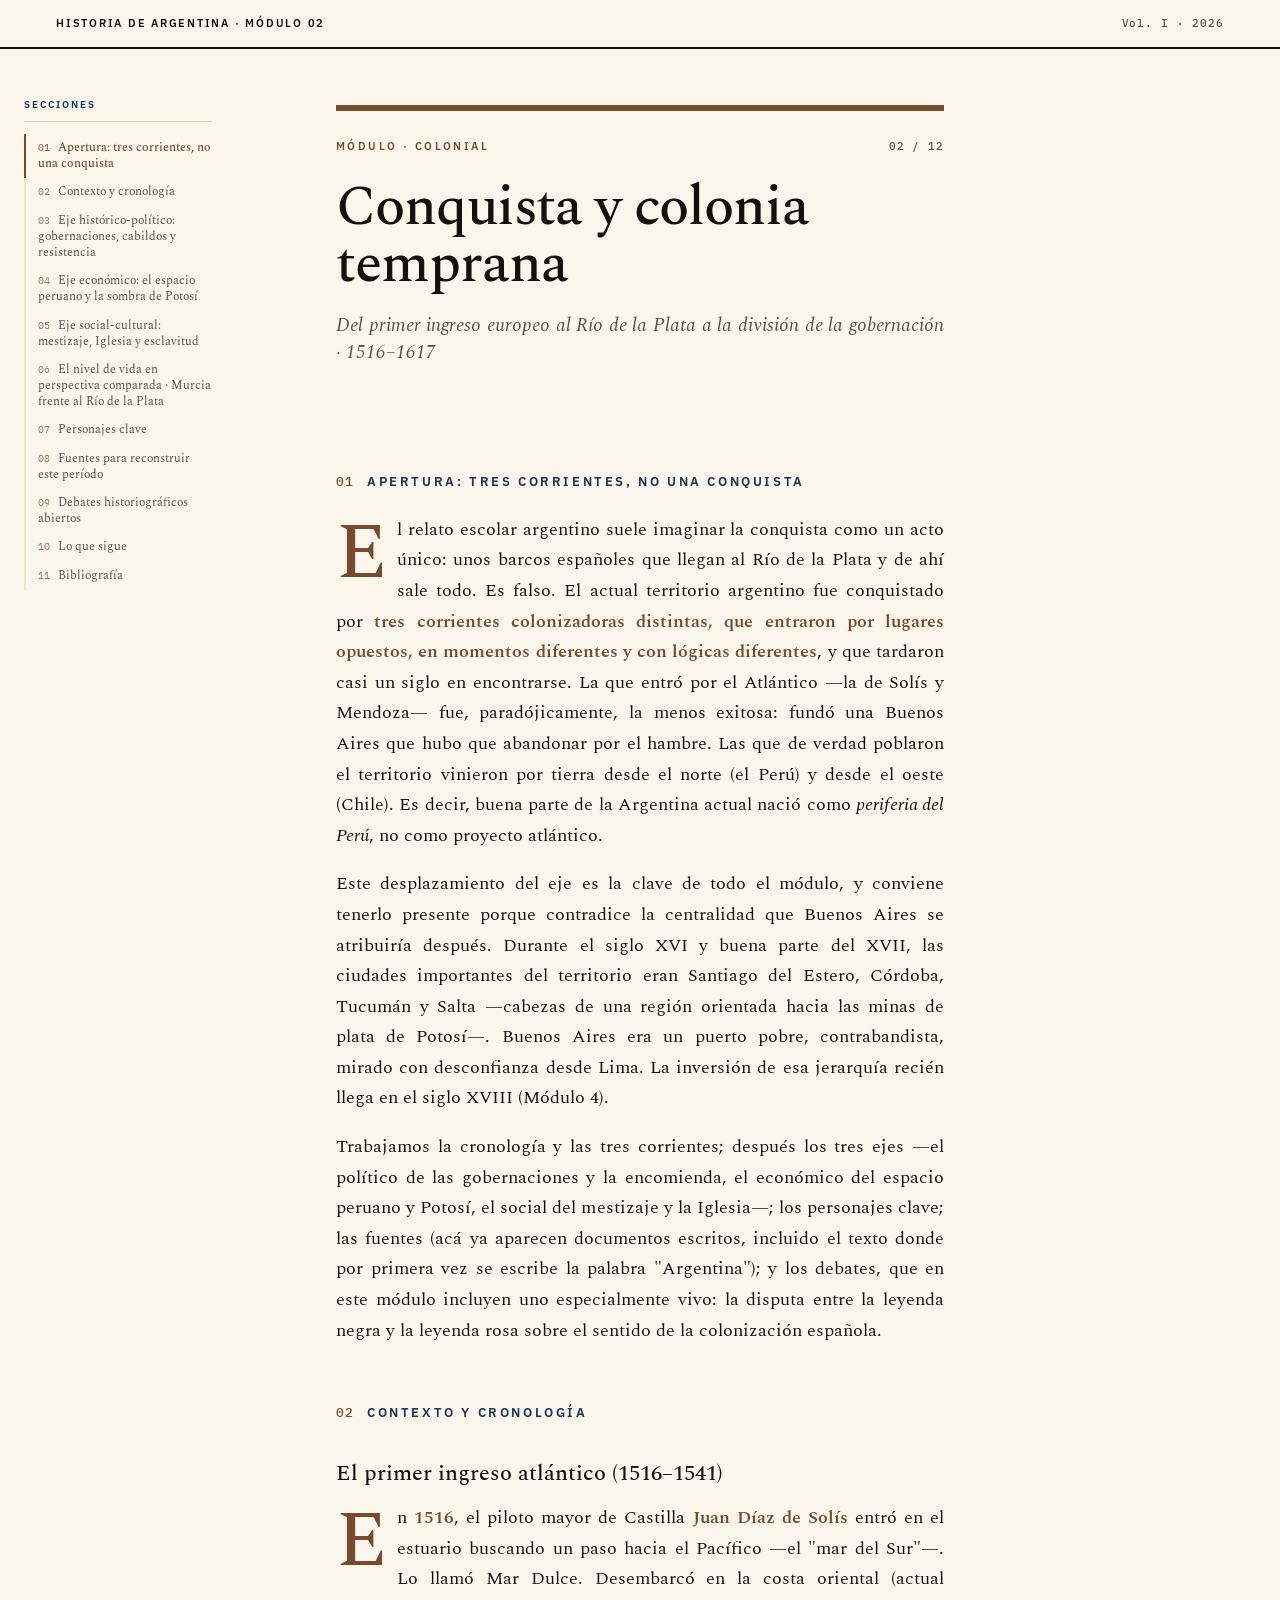
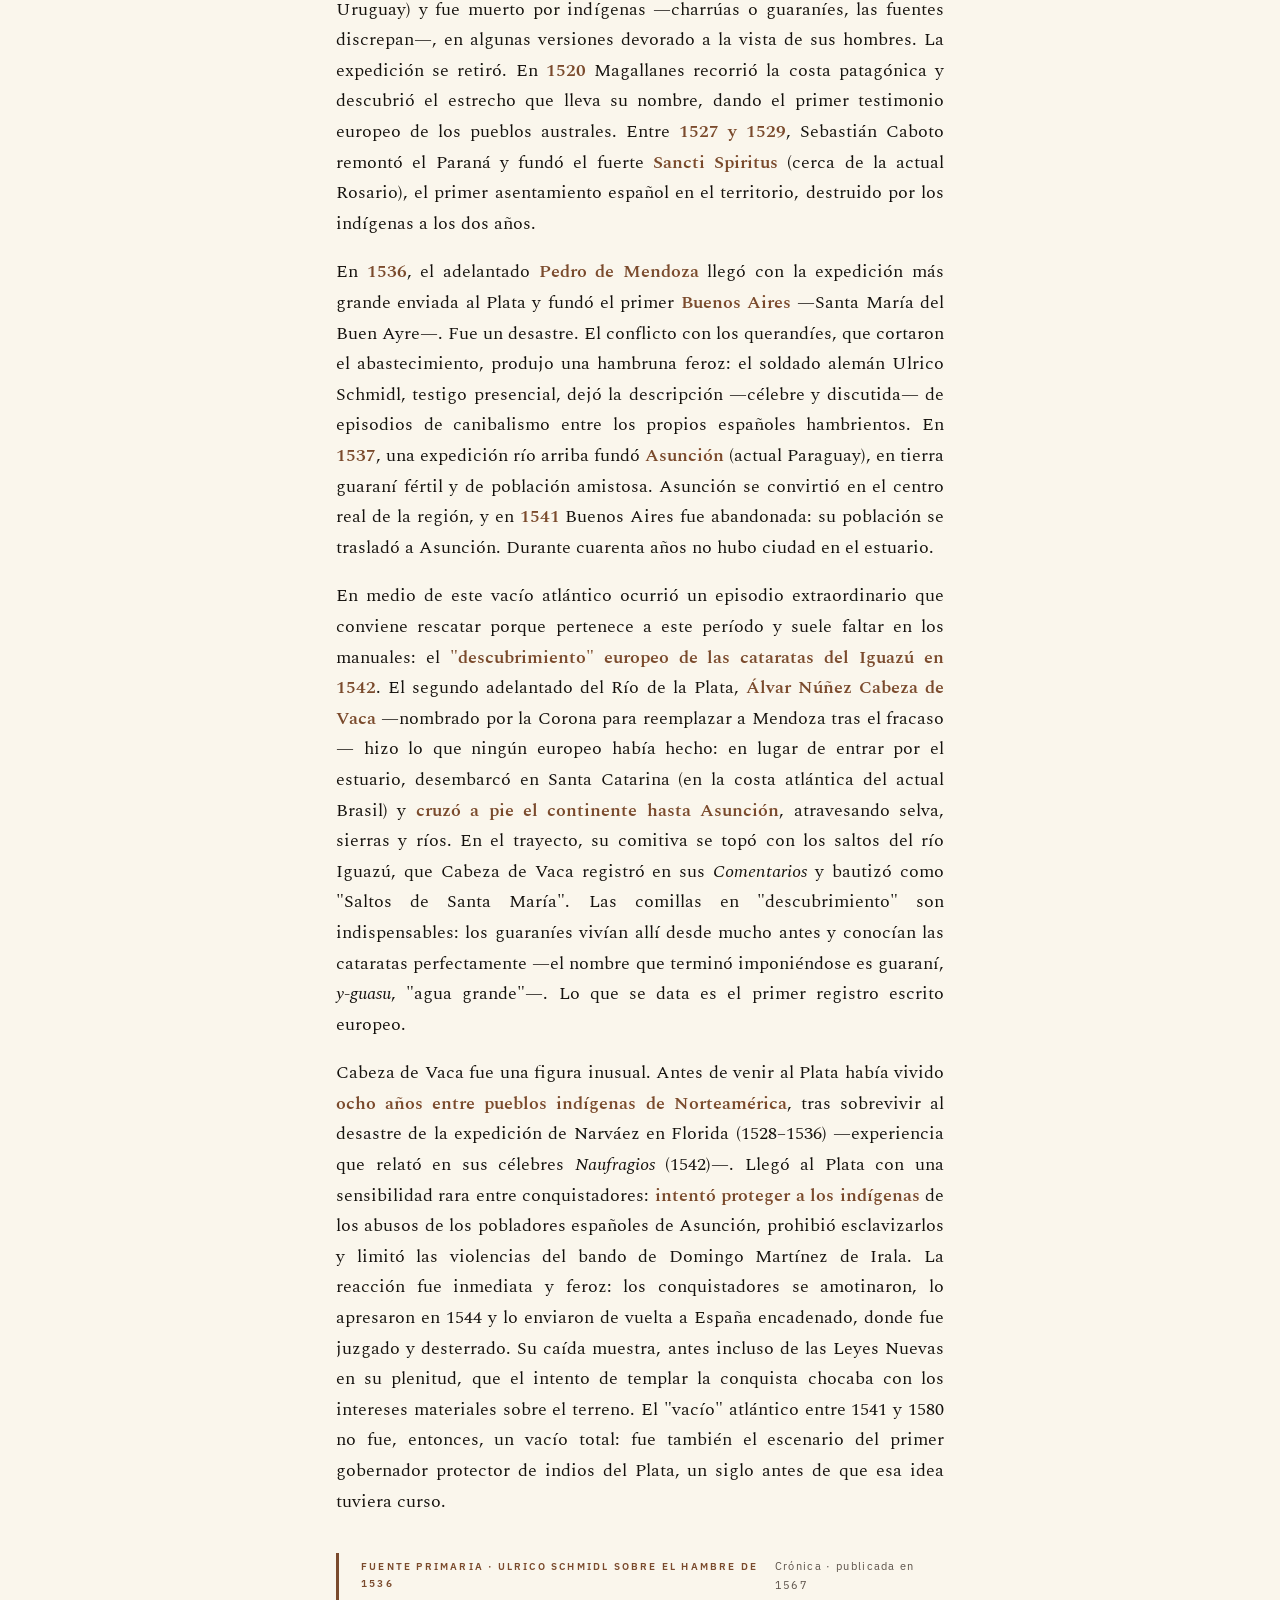
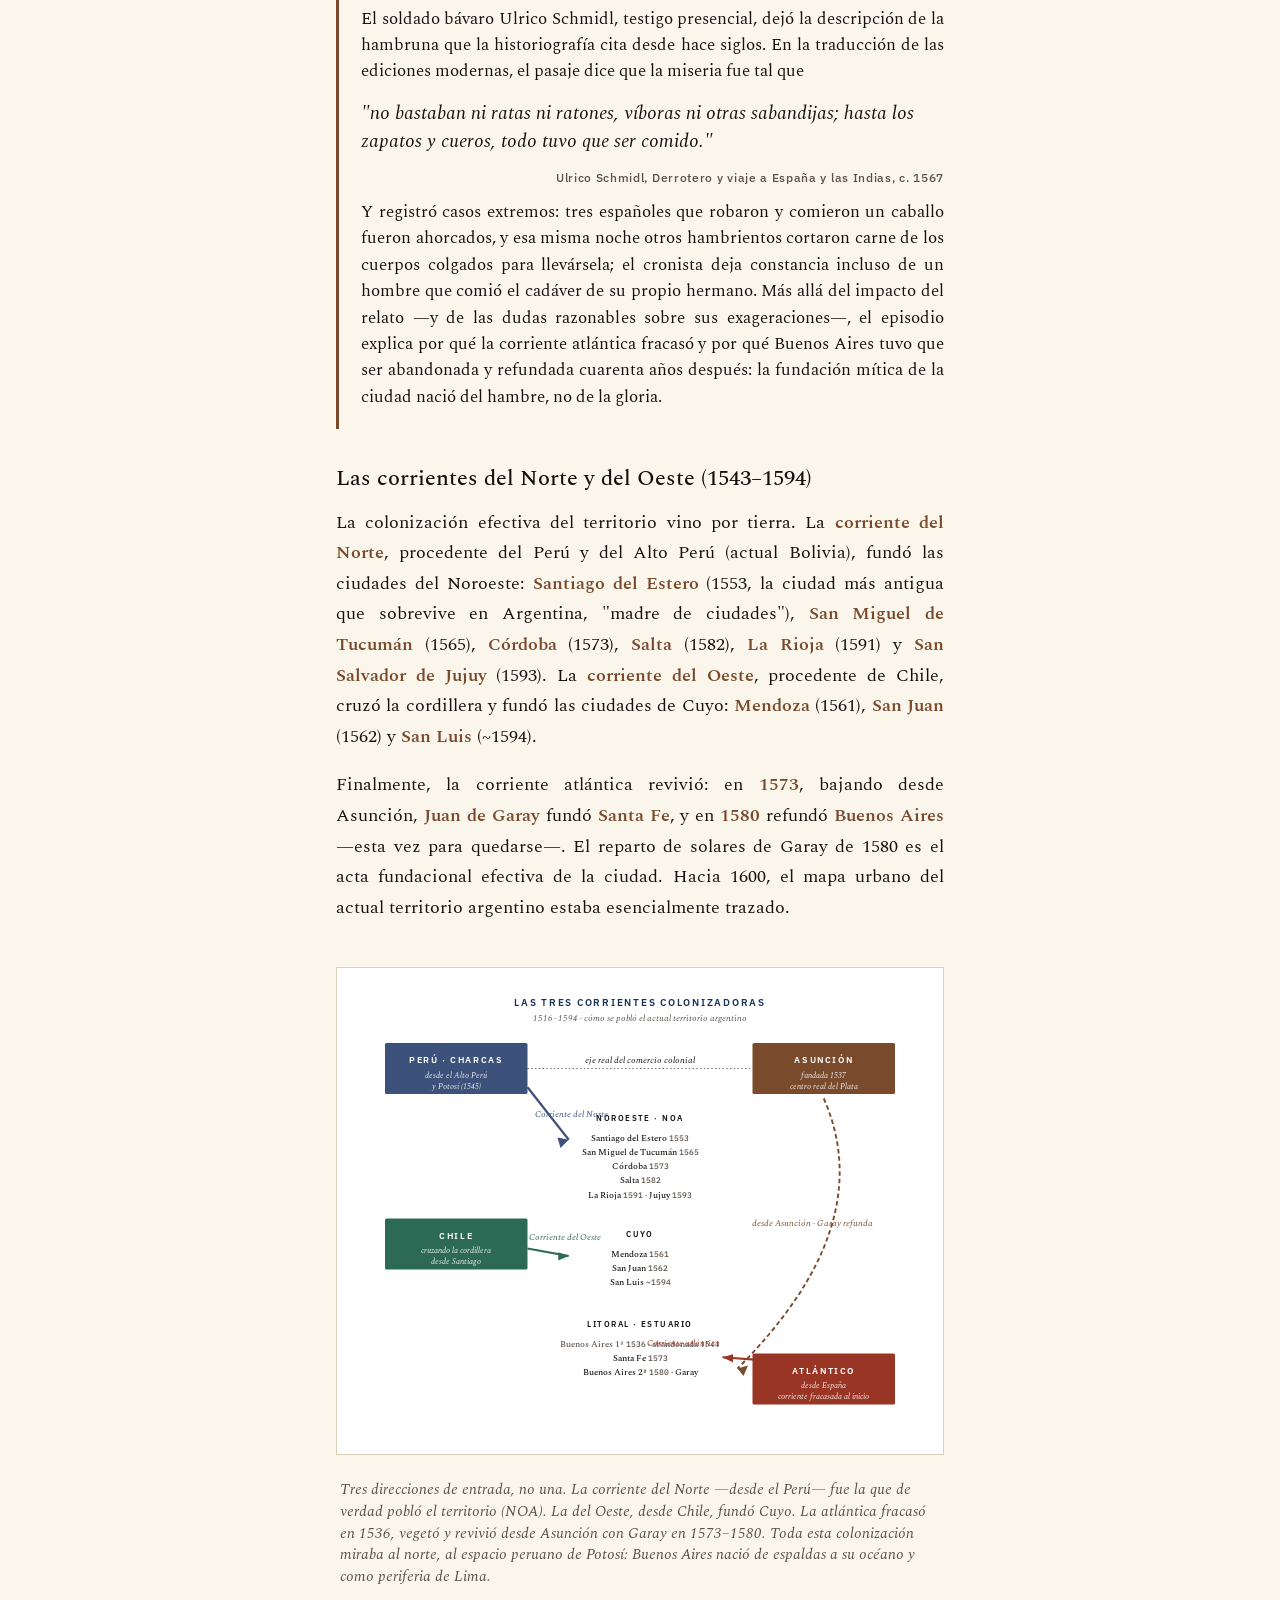
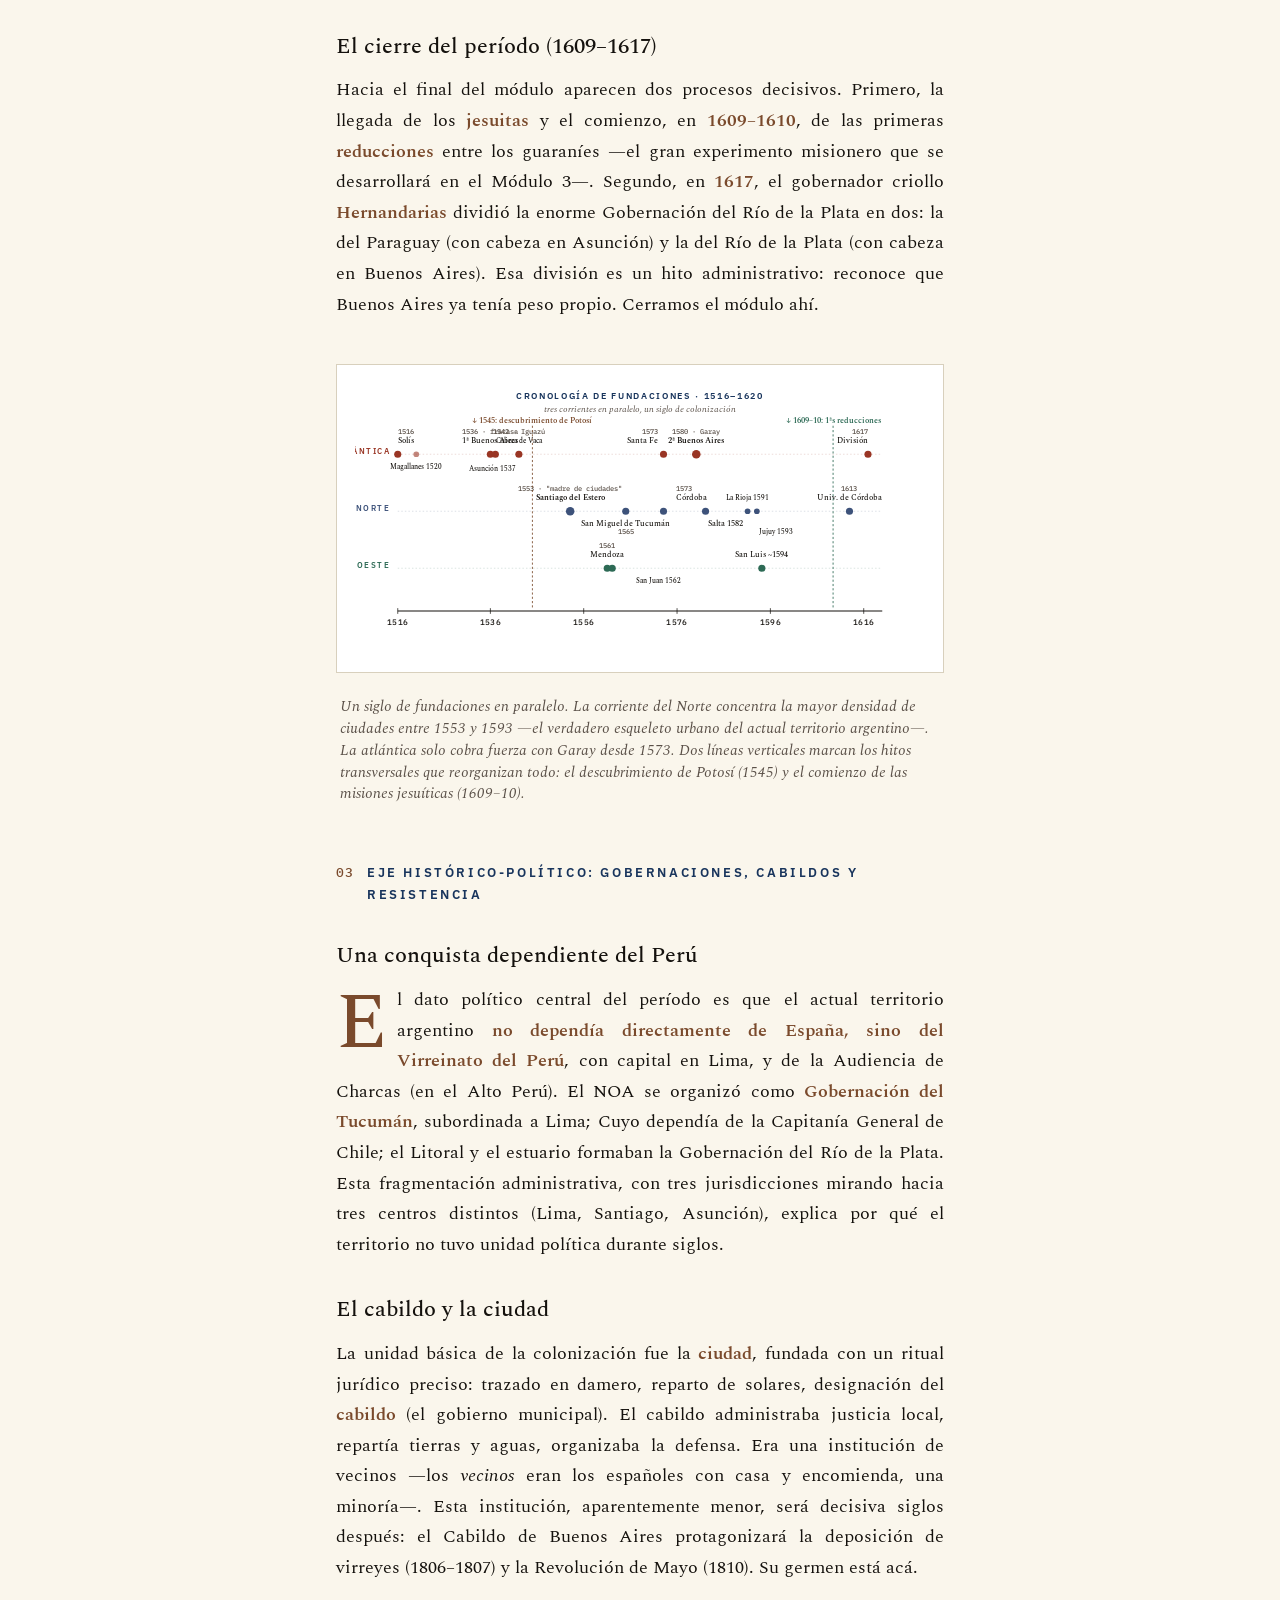
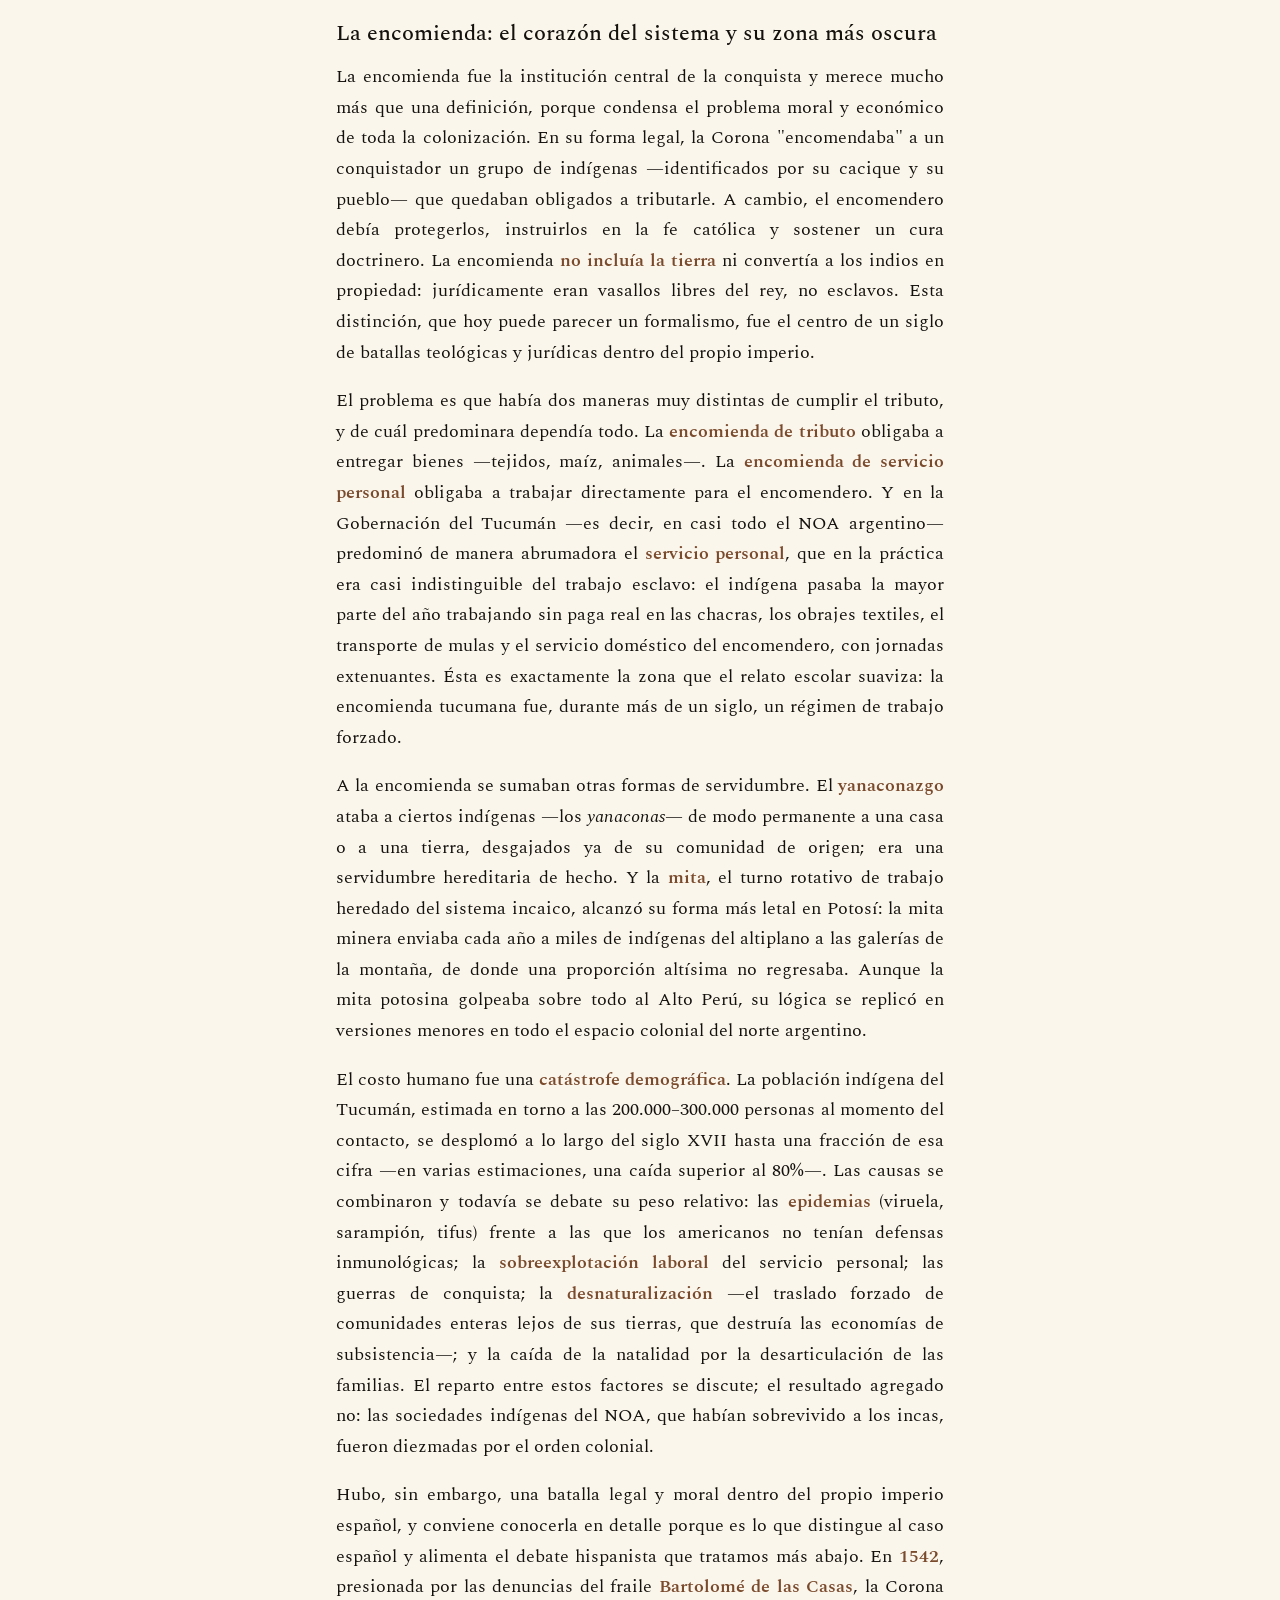
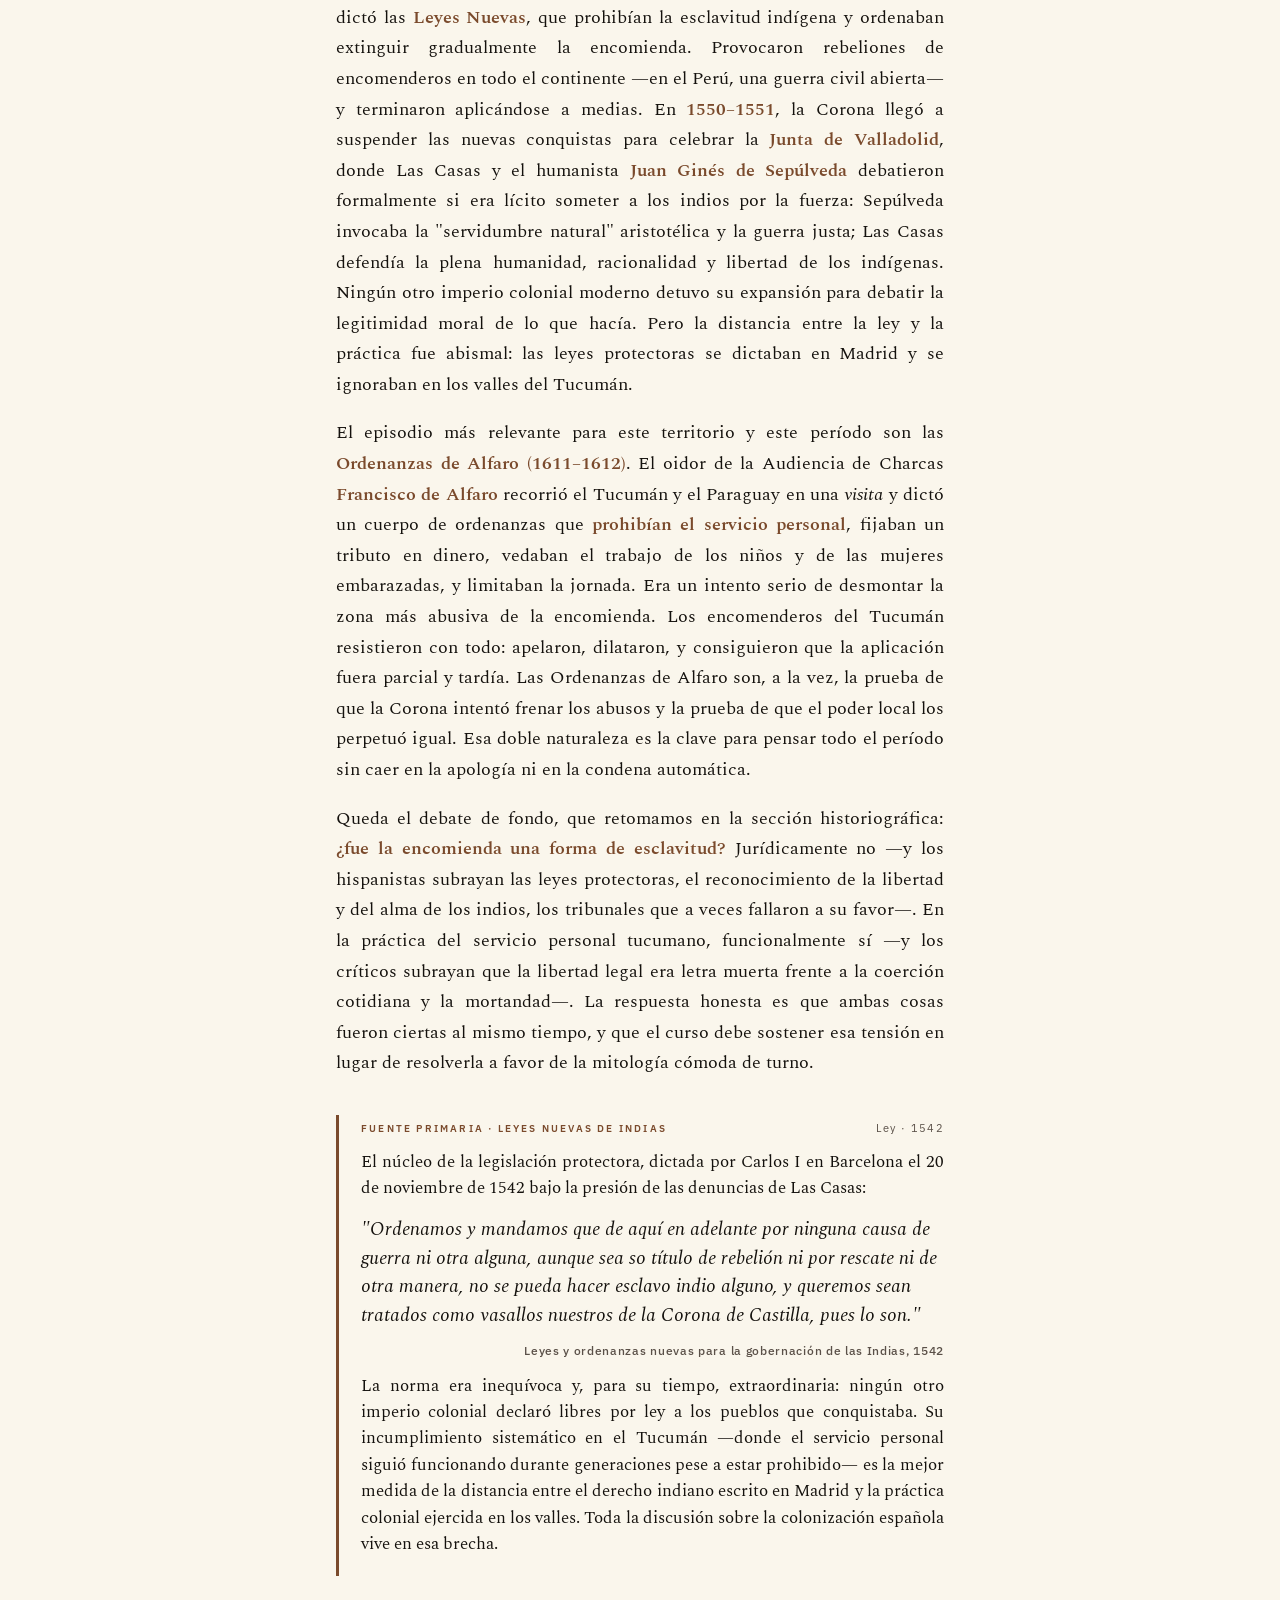
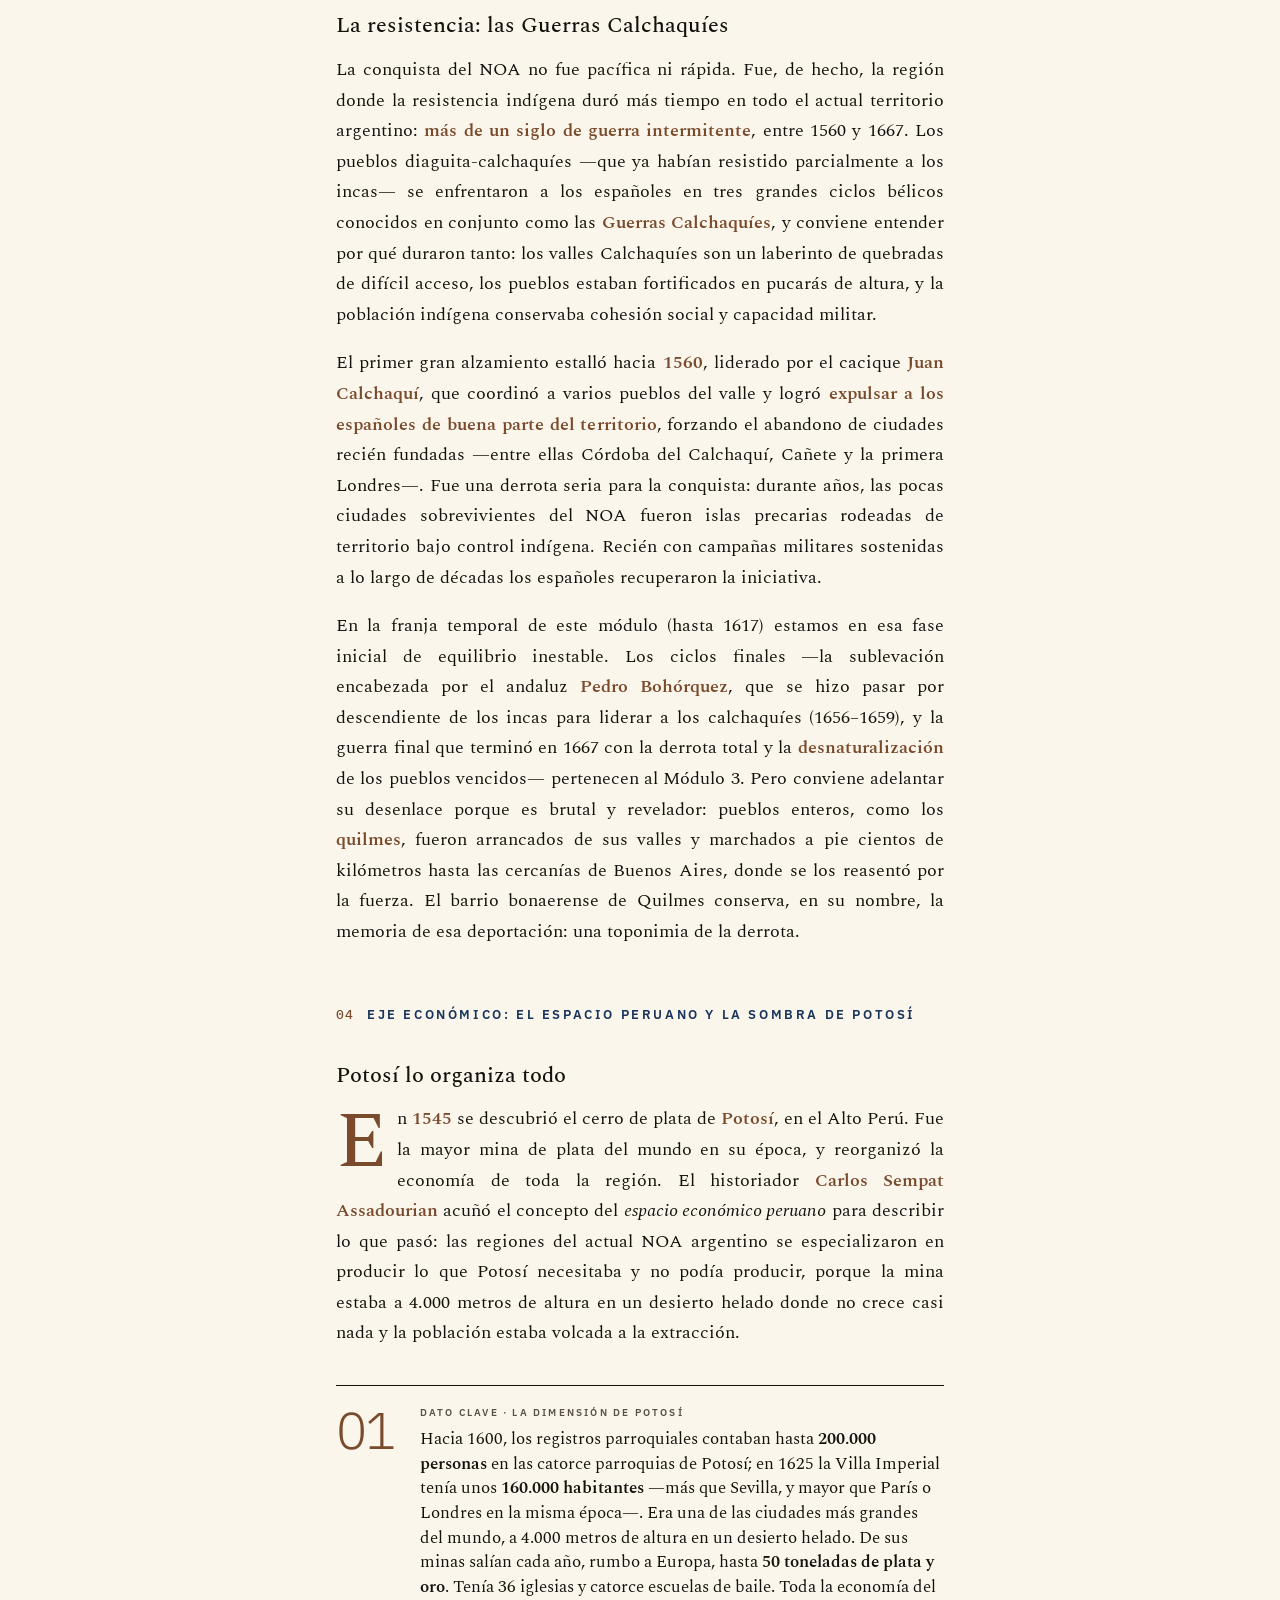
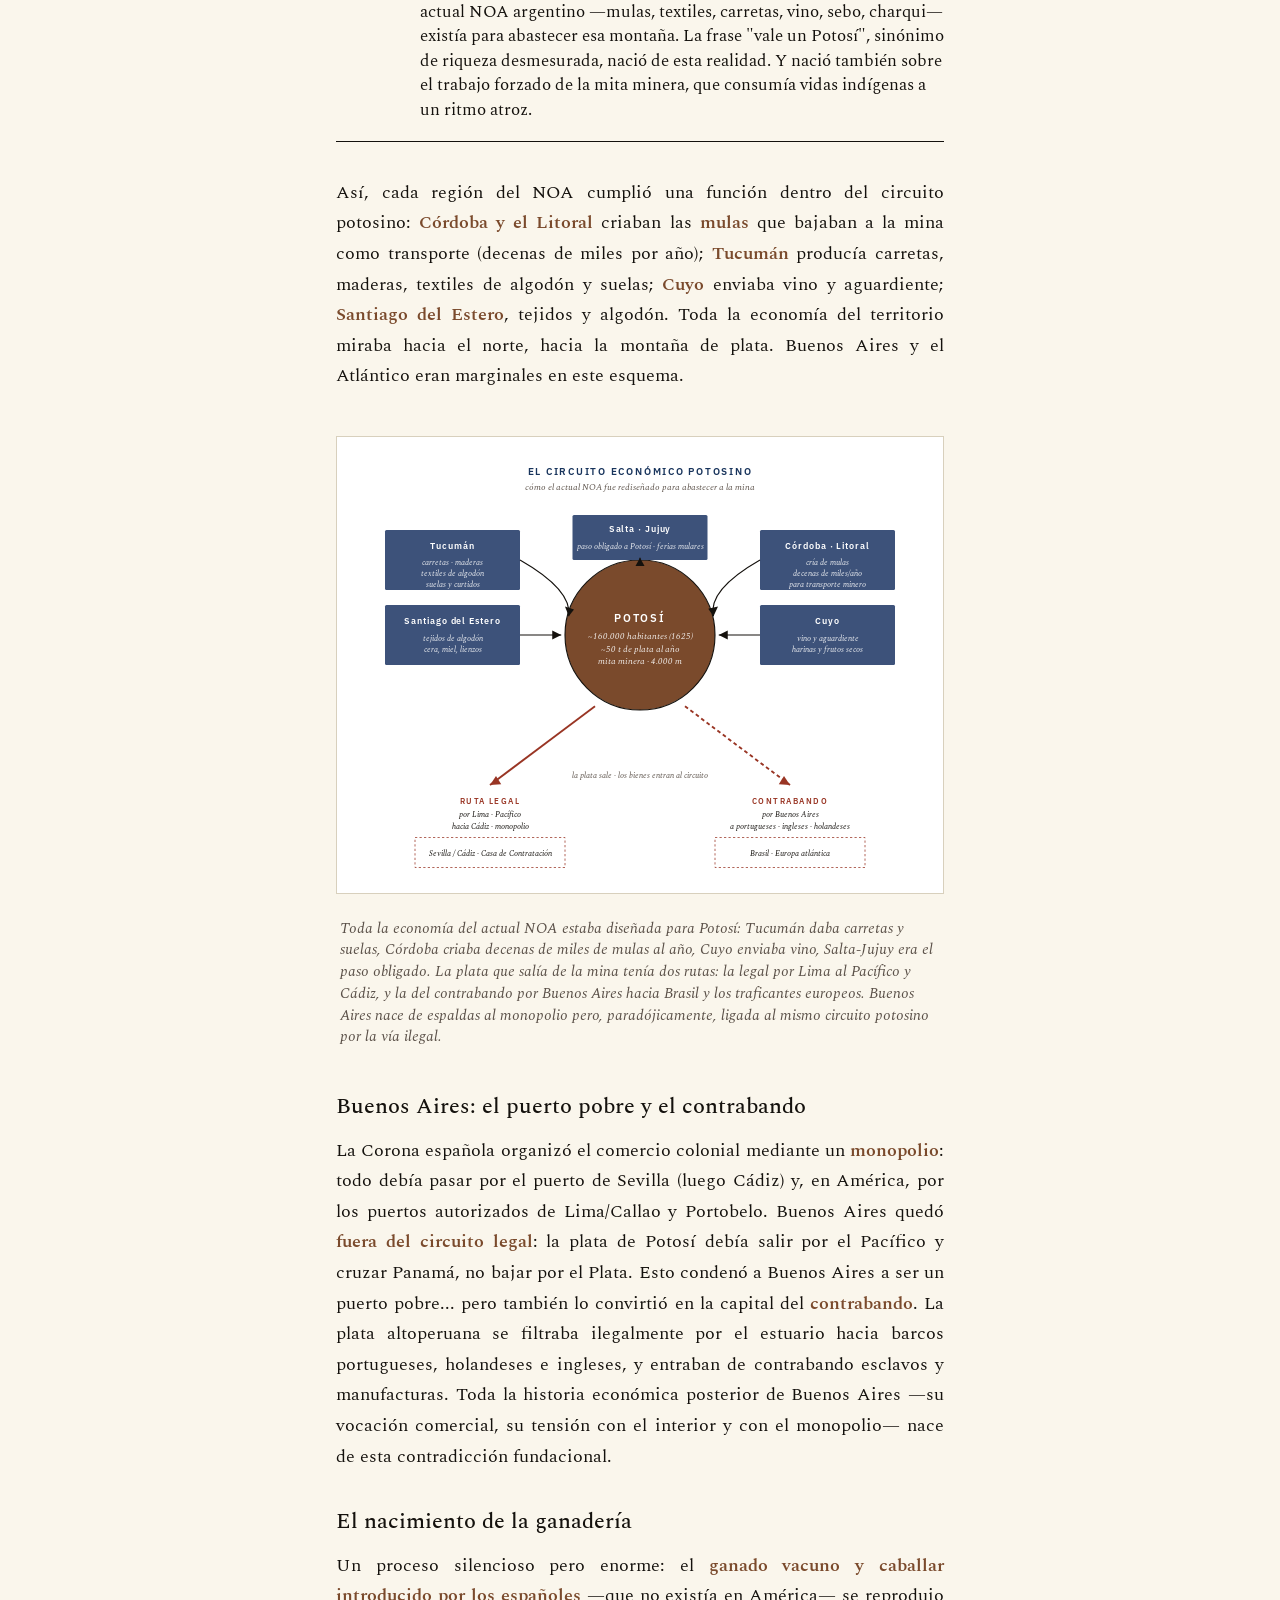
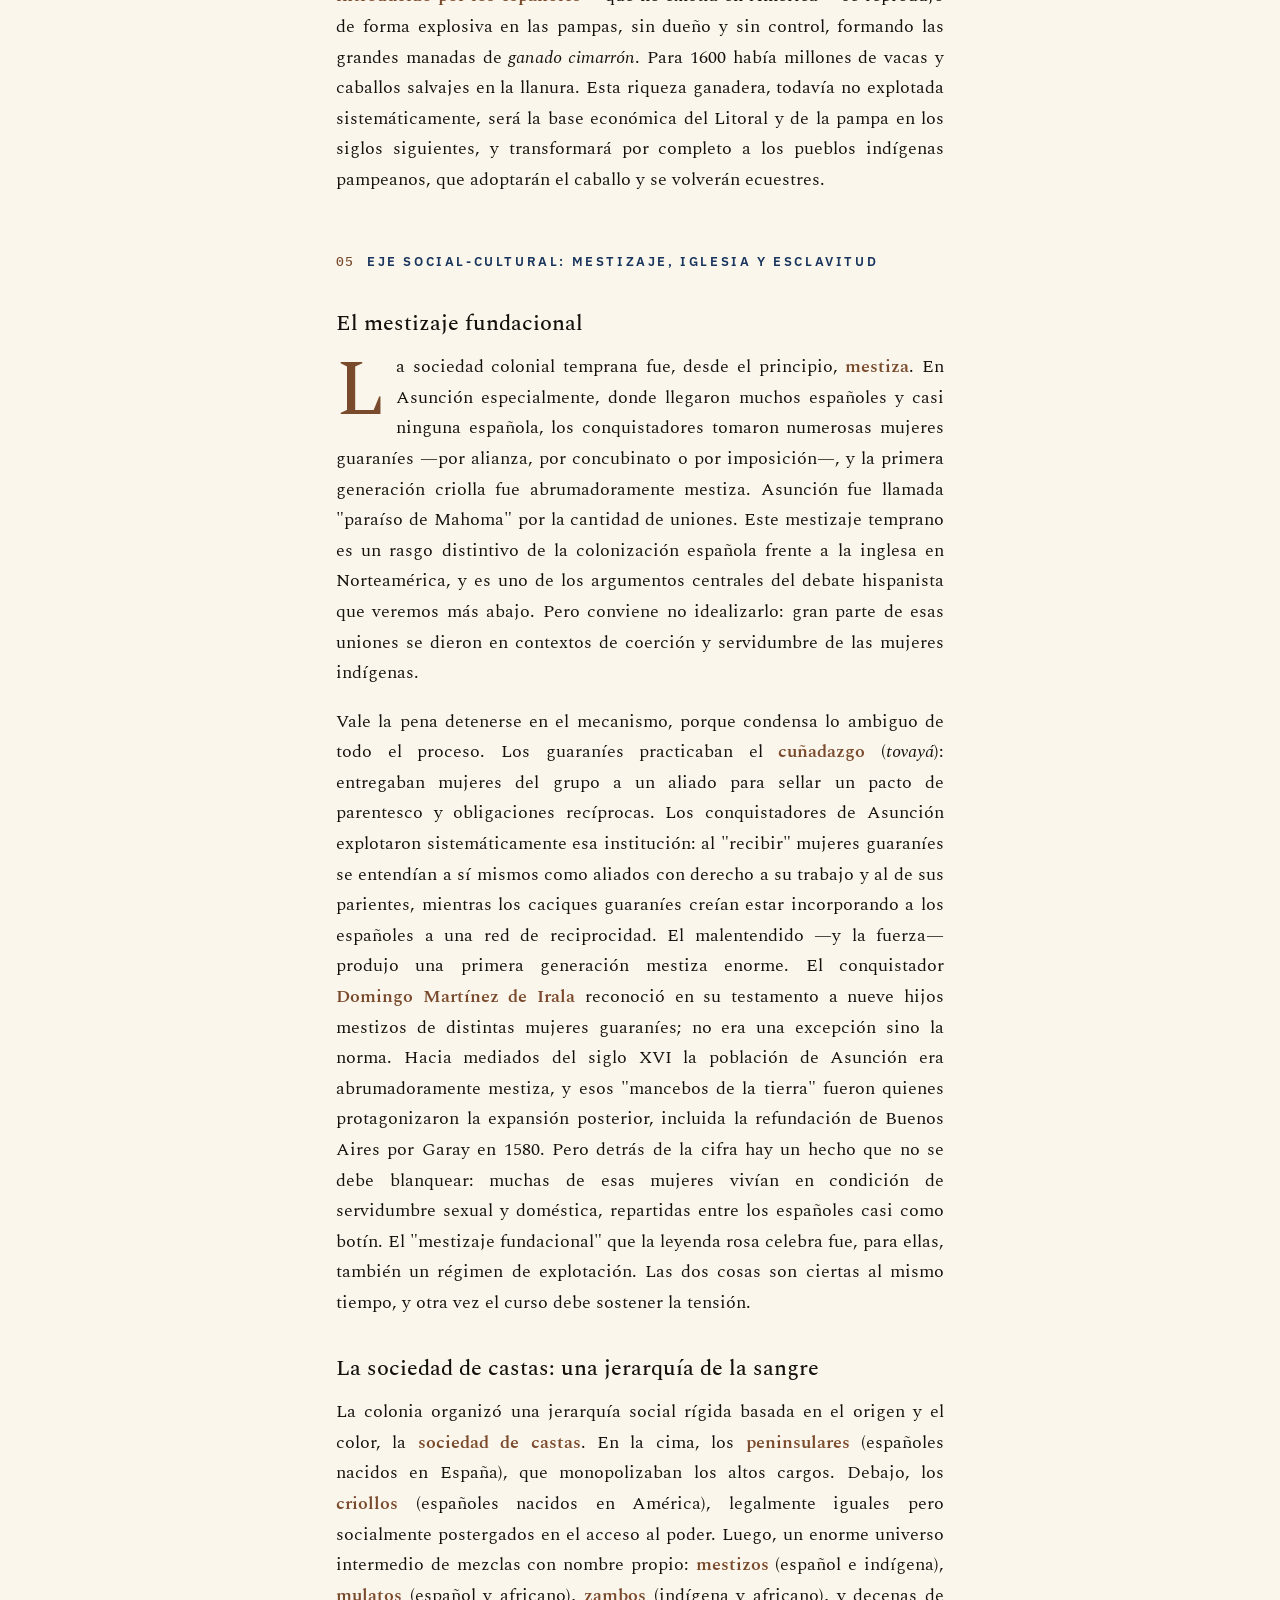
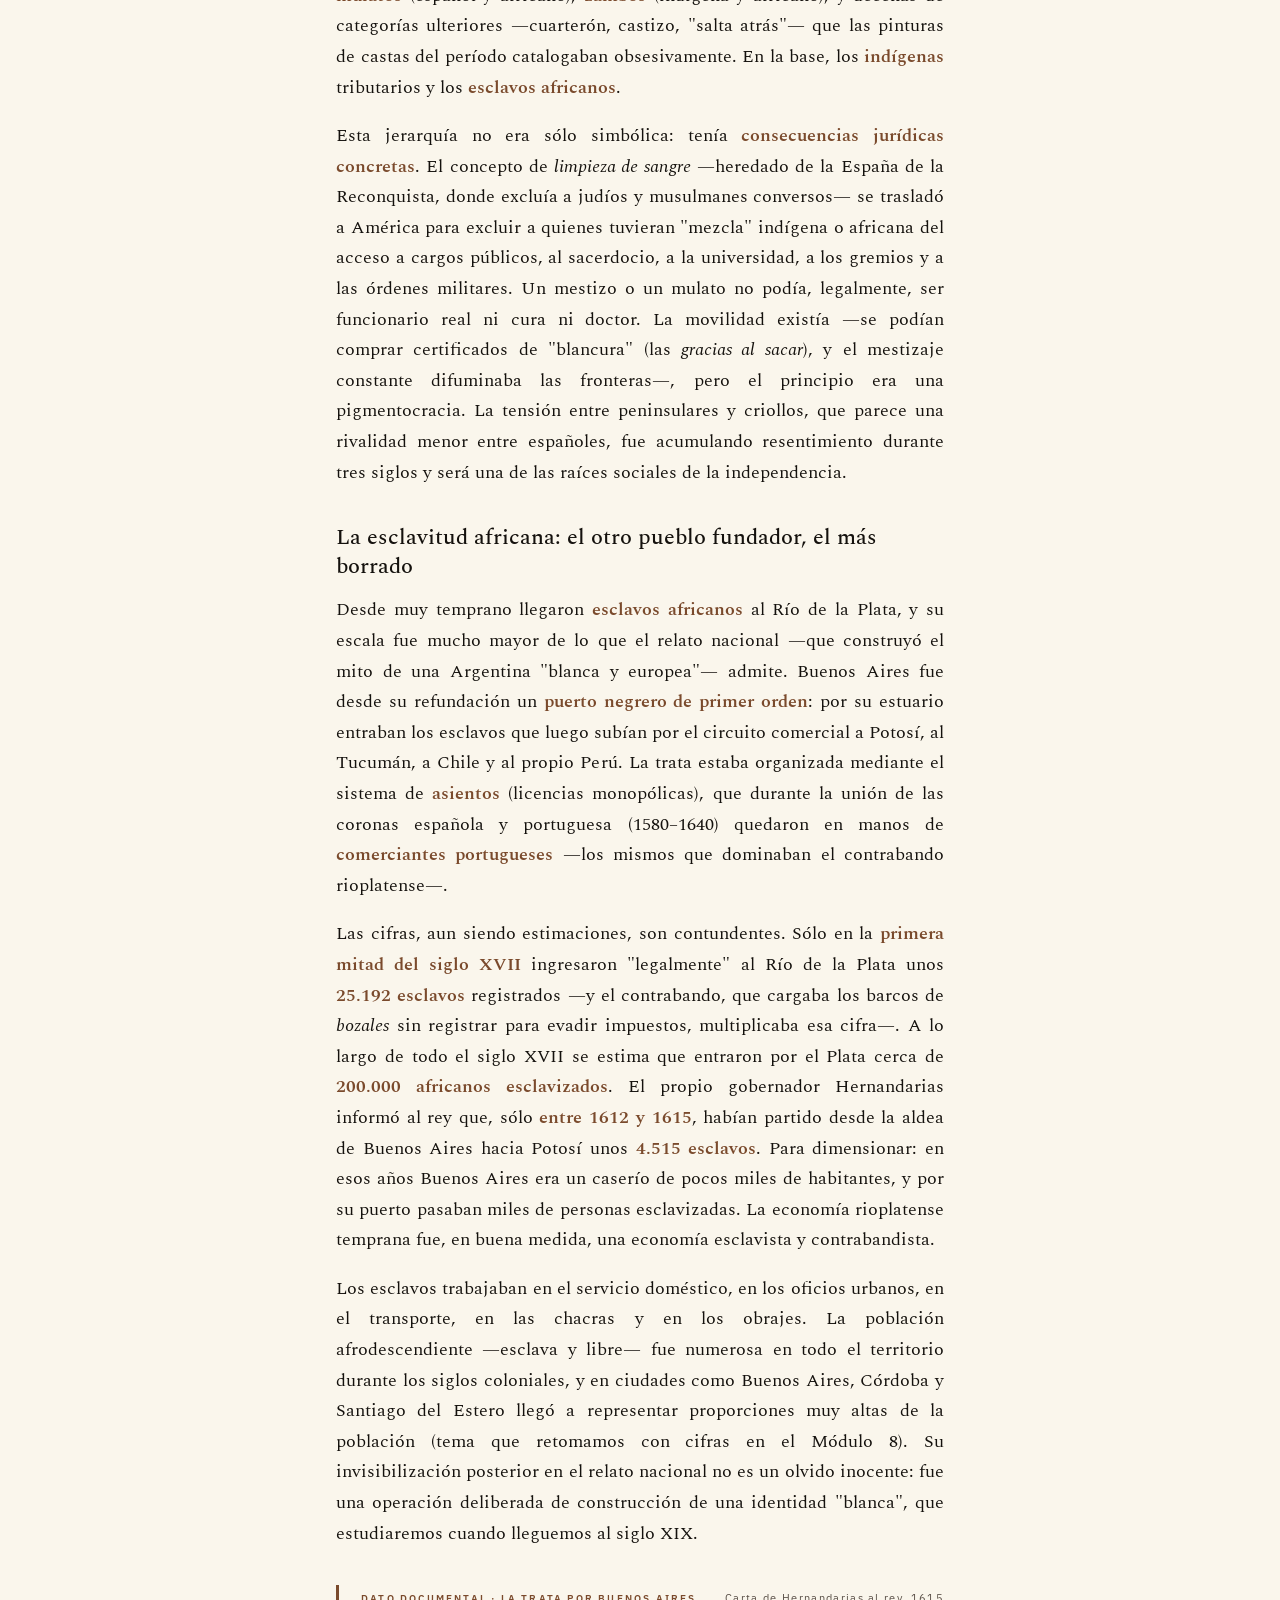
<file: modulo-02-conquista-y-colonia.html>
<!DOCTYPE html>
<html lang="es">
<head>
<meta charset="UTF-8">
<meta name="viewport" content="width=device-width, initial-scale=1.0">
<title>Módulo 2 · Conquista y colonia temprana</title>
<link rel="stylesheet" href="estilos.css">
</head>
<body class="periodo-p2">

<header class="masthead">
  <span class="masthead-edicion">Historia de Argentina · módulo 02</span>
  <span class="masthead-vol">Vol. I · 2026</span>
</header>

<main class="contenido">

  <header class="modulo-cabecera">
    <div class="mod-eyebrow">
      <span>Módulo · Colonial</span>
      <span class="mod-counter">02 / 12</span>
    </div>
    <h1>Conquista y colonia temprana</h1>
    <p class="modulo-periodo">Del primer ingreso europeo al Río de la Plata a la división de la gobernación · 1516–1617</p>
  </header>

  <section>
    <h2>Apertura: tres corrientes, no una conquista</h2>
    <p>
      El relato escolar argentino suele imaginar la conquista como un acto único: unos barcos españoles que llegan
      al Río de la Plata y de ahí sale todo. Es falso. El actual territorio argentino fue conquistado por
      <strong>tres corrientes colonizadoras distintas, que entraron por lugares opuestos, en momentos diferentes y
      con lógicas diferentes</strong>, y que tardaron casi un siglo en encontrarse. La que entró por el Atlántico
      —la de Solís y Mendoza— fue, paradójicamente, la menos exitosa: fundó una Buenos Aires que hubo que abandonar
      por el hambre. Las que de verdad poblaron el territorio vinieron por tierra desde el norte (el Perú) y desde
      el oeste (Chile). Es decir, buena parte de la Argentina actual nació como <em>periferia del Perú</em>, no como
      proyecto atlántico.
    </p>
    <p>
      Este desplazamiento del eje es la clave de todo el módulo, y conviene tenerlo presente porque contradice la
      centralidad que Buenos Aires se atribuiría después. Durante el siglo XVI y buena parte del XVII, las ciudades
      importantes del territorio eran Santiago del Estero, Córdoba, Tucumán y Salta —cabezas de una región
      orientada hacia las minas de plata de Potosí—. Buenos Aires era un puerto pobre, contrabandista, mirado con
      desconfianza desde Lima. La inversión de esa jerarquía recién llega en el siglo XVIII (Módulo 4).
    </p>
    <p>
      Trabajamos la cronología y las tres corrientes; después los tres ejes —el político de las gobernaciones y la
      encomienda, el económico del espacio peruano y Potosí, el social del mestizaje y la Iglesia—; los personajes
      clave; las fuentes (acá ya aparecen documentos escritos, incluido el texto donde por primera vez se escribe
      la palabra "Argentina"); y los debates, que en este módulo incluyen uno especialmente vivo: la disputa entre
      la leyenda negra y la leyenda rosa sobre el sentido de la colonización española.
    </p>
  </section>

  <section>
    <h2>Contexto y cronología</h2>

    <h3>El primer ingreso atlántico (1516–1541)</h3>
    <p>
      En <strong>1516</strong>, el piloto mayor de Castilla <strong>Juan Díaz de Solís</strong> entró en el estuario
      buscando un paso hacia el Pacífico —el "mar del Sur"—. Lo llamó Mar Dulce. Desembarcó en la costa oriental
      (actual Uruguay) y fue muerto por indígenas —charrúas o guaraníes, las fuentes discrepan—, en algunas versiones
      devorado a la vista de sus hombres. La expedición se retiró. En <strong>1520</strong> Magallanes recorrió la
      costa patagónica y descubrió el estrecho que lleva su nombre, dando el primer testimonio europeo de los pueblos
      australes. Entre <strong>1527 y 1529</strong>, Sebastián Caboto remontó el Paraná y fundó el fuerte
      <strong>Sancti Spiritus</strong> (cerca de la actual Rosario), el primer asentamiento español en el territorio,
      destruido por los indígenas a los dos años.
    </p>
    <p>
      En <strong>1536</strong>, el adelantado <strong>Pedro de Mendoza</strong> llegó con la expedición más grande
      enviada al Plata y fundó el primer <strong>Buenos Aires</strong> —Santa María del Buen Ayre—. Fue un desastre.
      El conflicto con los querandíes, que cortaron el abastecimiento, produjo una hambruna feroz: el soldado alemán
      Ulrico Schmidl, testigo presencial, dejó la descripción —célebre y discutida— de episodios de canibalismo entre
      los propios españoles hambrientos. En <strong>1537</strong>, una expedición río arriba fundó
      <strong>Asunción</strong> (actual Paraguay), en tierra guaraní fértil y de población amistosa. Asunción se
      convirtió en el centro real de la región, y en <strong>1541</strong> Buenos Aires fue abandonada: su población
      se trasladó a Asunción. Durante cuarenta años no hubo ciudad en el estuario.
    </p>
    <p>
      En medio de este vacío atlántico ocurrió un episodio extraordinario que conviene rescatar porque pertenece a
      este período y suele faltar en los manuales: el <strong>"descubrimiento" europeo de las cataratas del
      Iguazú en 1542</strong>. El segundo adelantado del Río de la Plata, <strong>Álvar Núñez Cabeza de Vaca</strong>
      —nombrado por la Corona para reemplazar a Mendoza tras el fracaso— hizo lo que ningún europeo había hecho:
      en lugar de entrar por el estuario, desembarcó en Santa Catarina (en la costa atlántica del actual Brasil)
      y <strong>cruzó a pie el continente hasta Asunción</strong>, atravesando selva, sierras y ríos. En el
      trayecto, su comitiva se topó con los saltos del río Iguazú, que Cabeza de Vaca registró en sus
      <em>Comentarios</em> y bautizó como "Saltos de Santa María". Las comillas en "descubrimiento" son
      indispensables: los guaraníes vivían allí desde mucho antes y conocían las cataratas perfectamente —el
      nombre que terminó imponiéndose es guaraní, <em>y-guasu</em>, "agua grande"—. Lo que se data es el primer
      registro escrito europeo.
    </p>
    <p>
      Cabeza de Vaca fue una figura inusual. Antes de venir al Plata había vivido <strong>ocho años entre
      pueblos indígenas de Norteamérica</strong>, tras sobrevivir al desastre de la expedición de Narváez en
      Florida (1528–1536) —experiencia que relató en sus célebres <em>Naufragios</em> (1542)—. Llegó al Plata con
      una sensibilidad rara entre conquistadores: <strong>intentó proteger a los indígenas</strong> de los abusos
      de los pobladores españoles de Asunción, prohibió esclavizarlos y limitó las violencias del bando de
      Domingo Martínez de Irala. La reacción fue inmediata y feroz: los conquistadores se amotinaron, lo
      apresaron en 1544 y lo enviaron de vuelta a España encadenado, donde fue juzgado y desterrado. Su caída
      muestra, antes incluso de las Leyes Nuevas en su plenitud, que el intento de templar la conquista chocaba
      con los intereses materiales sobre el terreno. El "vacío" atlántico entre 1541 y 1580 no fue, entonces, un
      vacío total: fue también el escenario del primer gobernador protector de indios del Plata, un siglo antes
      de que esa idea tuviera curso.
    </p>

    <div class="fuente-primaria">
      <div class="fuente-primaria-label">
        <span>Fuente primaria · Ulrico Schmidl sobre el hambre de 1536</span>
        <span class="fuente-primaria-tipo">Crónica · publicada en 1567</span>
      </div>
      <p>
        El soldado bávaro Ulrico Schmidl, testigo presencial, dejó la descripción de la hambruna que la
        historiografía cita desde hace siglos. En la traducción de las ediciones modernas, el pasaje dice que la
        miseria fue tal que
      </p>
      <blockquote>
        "no bastaban ni ratas ni ratones, víboras ni otras sabandijas; hasta los zapatos y cueros, todo tuvo que
        ser comido."
        <cite>Ulrico Schmidl, Derrotero y viaje a España y las Indias, c. 1567</cite>
      </blockquote>
      <p>
        Y registró casos extremos: tres españoles que robaron y comieron un caballo fueron ahorcados, y esa misma
        noche otros hambrientos cortaron carne de los cuerpos colgados para llevársela; el cronista deja constancia
        incluso de un hombre que comió el cadáver de su propio hermano. Más allá del impacto del relato —y de las
        dudas razonables sobre sus exageraciones—, el episodio explica por qué la corriente atlántica fracasó y por
        qué Buenos Aires tuvo que ser abandonada y refundada cuarenta años después: la fundación mítica de la
        ciudad nació del hambre, no de la gloria.
      </p>
    </div>

    <h3>Las corrientes del Norte y del Oeste (1543–1594)</h3>
    <p>
      La colonización efectiva del territorio vino por tierra. La <strong>corriente del Norte</strong>, procedente
      del Perú y del Alto Perú (actual Bolivia), fundó las ciudades del Noroeste: <strong>Santiago del Estero</strong>
      (1553, la ciudad más antigua que sobrevive en Argentina, "madre de ciudades"), <strong>San Miguel de
      Tucumán</strong> (1565), <strong>Córdoba</strong> (1573), <strong>Salta</strong> (1582),
      <strong>La Rioja</strong> (1591) y <strong>San Salvador de Jujuy</strong> (1593). La <strong>corriente del
      Oeste</strong>, procedente de Chile, cruzó la cordillera y fundó las ciudades de Cuyo:
      <strong>Mendoza</strong> (1561), <strong>San Juan</strong> (1562) y <strong>San Luis</strong> (~1594).
    </p>
    <p>
      Finalmente, la corriente atlántica revivió: en <strong>1573</strong>, bajando desde Asunción,
      <strong>Juan de Garay</strong> fundó <strong>Santa Fe</strong>, y en <strong>1580</strong> refundó
      <strong>Buenos Aires</strong> —esta vez para quedarse—. El reparto de solares de Garay de 1580 es el acta
      fundacional efectiva de la ciudad. Hacia 1600, el mapa urbano del actual territorio argentino estaba
      esencialmente trazado.
    </p>

    <div class="grafico">
      <svg viewBox="0 0 760 600" xmlns="http://www.w3.org/2000/svg" role="img" aria-label="Las tres corrientes colonizadoras del actual territorio argentino">
        <defs><style>
          .mc-title { font: 600 13px 'IBM Plex Sans', sans-serif; fill: #18345c; text-anchor: middle; letter-spacing: 0.18em; text-transform: uppercase; }
          .mc-sub { font: italic 12px 'Spectral', serif; fill: #5a5048; text-anchor: middle; }
          .mc-origen { font: 600 12px 'IBM Plex Sans', sans-serif; fill: #fff; letter-spacing: 0.18em; text-transform: uppercase; text-anchor: middle; }
          .mc-origensub { font: italic 11px 'Spectral', serif; fill: #fff; opacity: 0.92; text-anchor: middle; }
          .mc-region { font: 600 11px 'IBM Plex Sans', sans-serif; fill: #14110d; letter-spacing: 0.18em; text-transform: uppercase; text-anchor: middle; }
          .mc-ciudad { font: 500 12.5px 'Spectral', serif; fill: #14110d; text-anchor: middle; }
          .mc-fecha { font: 500 10px 'IBM Plex Mono', monospace; fill: #5a5048; }
          .mc-flecha-lbl { font: italic 11.5px 'Spectral', serif; }
        </style></defs>

        <text x="380" y="26" class="mc-title">Las tres corrientes colonizadoras</text>
        <text x="380" y="46" class="mc-sub">1516–1594 · cómo se pobló el actual territorio argentino</text>

        <!-- BLOQUE PERÚ / ALTO PERÚ (arriba izquierda) -->
        <rect x="40" y="76" width="190" height="68" fill="#3d527a" rx="2"/>
        <text x="135" y="103" class="mc-origen">Perú · Charcas</text>
        <text x="135" y="122" class="mc-origensub">desde el Alto Perú</text>
        <text x="135" y="137" class="mc-origensub">y Potosí (1545)</text>

        <!-- BLOQUE ASUNCIÓN (arriba derecha) -->
        <rect x="530" y="76" width="190" height="68" fill="#7a4a2c" rx="2"/>
        <text x="625" y="103" class="mc-origen">Asunción</text>
        <text x="625" y="122" class="mc-origensub">fundada 1537</text>
        <text x="625" y="137" class="mc-origensub">centro real del Plata</text>

        <!-- BLOQUE CHILE (medio izquierda) -->
        <rect x="40" y="310" width="190" height="68" fill="#2d6a55" rx="2"/>
        <text x="135" y="337" class="mc-origen">Chile</text>
        <text x="135" y="356" class="mc-origensub">cruzando la cordillera</text>
        <text x="135" y="371" class="mc-origensub">desde Santiago</text>

        <!-- BLOQUE ATLÁNTICO (abajo derecha) -->
        <rect x="530" y="490" width="190" height="68" fill="#993524" rx="2"/>
        <text x="625" y="517" class="mc-origen">Atlántico</text>
        <text x="625" y="536" class="mc-origensub">desde España</text>
        <text x="625" y="551" class="mc-origensub">corriente fracasada al inicio</text>

        <!-- REGIÓN NOA · centro arriba -->
        <text x="380" y="180" class="mc-region">Noroeste · NOA</text>
        <text x="380" y="206" class="mc-ciudad">Santiago del Estero <tspan class="mc-fecha">1553</tspan></text>
        <text x="380" y="225" class="mc-ciudad">San Miguel de Tucumán <tspan class="mc-fecha">1565</tspan></text>
        <text x="380" y="244" class="mc-ciudad">Córdoba <tspan class="mc-fecha">1573</tspan></text>
        <text x="380" y="263" class="mc-ciudad">Salta <tspan class="mc-fecha">1582</tspan></text>
        <text x="380" y="282" class="mc-ciudad">La Rioja <tspan class="mc-fecha">1591</tspan>  ·  Jujuy <tspan class="mc-fecha">1593</tspan></text>

        <!-- REGIÓN CUYO · centro medio -->
        <text x="380" y="335" class="mc-region">Cuyo</text>
        <text x="380" y="361" class="mc-ciudad">Mendoza <tspan class="mc-fecha">1561</tspan></text>
        <text x="380" y="380" class="mc-ciudad">San Juan <tspan class="mc-fecha">1562</tspan></text>
        <text x="380" y="399" class="mc-ciudad">San Luis <tspan class="mc-fecha">~1594</tspan></text>

        <!-- REGIÓN LITORAL / ATLÁNTICO · centro abajo -->
        <text x="380" y="455" class="mc-region">Litoral · Estuario</text>
        <text x="380" y="481" class="mc-ciudad" style="fill:#5a5048">Buenos Aires 1ª <tspan class="mc-fecha">1536</tspan> · abandonada 1541</text>
        <text x="380" y="500" class="mc-ciudad">Santa Fe <tspan class="mc-fecha">1573</tspan></text>
        <text x="380" y="519" class="mc-ciudad">Buenos Aires 2ª <tspan class="mc-fecha">1580</tspan> · Garay</text>

        <!-- FLECHAS -->
        <!-- Corriente del Norte (Perú → NOA) -->
        <line x1="230" y1="135" x2="285" y2="205" stroke="#3d527a" stroke-width="3"/>
        <polygon points="285,205 270,202 274,216" fill="#3d527a"/>
        <text x="240" y="175" class="mc-flecha-lbl" style="fill:#3d527a">Corriente del Norte</text>

        <!-- Corriente del Oeste (Chile → Cuyo) -->
        <line x1="230" y1="350" x2="285" y2="360" stroke="#2d6a55" stroke-width="3"/>
        <polygon points="285,360 271,355 271,366" fill="#2d6a55"/>
        <text x="232" y="338" class="mc-flecha-lbl" style="fill:#2d6a55">Corriente del Oeste</text>

        <!-- Corriente Atlántica (estuario → BsAs) -->
        <line x1="555" y1="500" x2="490" y2="495" stroke="#993524" stroke-width="3"/>
        <polygon points="490,495 504,491 504,502" fill="#993524"/>
        <text x="486" y="480" class="mc-flecha-lbl" style="fill:#993524" text-anchor="end">Corriente atlántica</text>

        <!-- Corriente desde Asunción que refunda BsAs (1573-1580) -->
        <path d="M 625 150 Q 700 320 510 510" stroke="#7a4a2c" stroke-width="2.5" fill="none" stroke-dasharray="6,4"/>
        <polygon points="510,510 524,506 518,520" fill="#7a4a2c"/>
        <text x="690" y="320" class="mc-flecha-lbl" style="fill:#7a4a2c" text-anchor="end">desde Asunción · Garay refunda</text>

        <!-- Línea conectora Asunción ↔ Perú (eje real del comercio) -->
        <line x1="230" y1="110" x2="530" y2="110" stroke="#14110d" stroke-width="0.8" stroke-dasharray="2,3"/>
        <text x="380" y="103" class="mc-flecha-lbl" style="fill:#14110d" text-anchor="middle">eje real del comercio colonial</text>
      </svg>
      <p class="caption">Tres direcciones de entrada, no una. La corriente del Norte —desde el Perú— fue la que de verdad pobló el territorio (NOA). La del Oeste, desde Chile, fundó Cuyo. La atlántica fracasó en 1536, vegetó y revivió desde Asunción con Garay en 1573–1580. Toda esta colonización miraba al norte, al espacio peruano de Potosí: Buenos Aires nació de espaldas a su océano y como periferia de Lima.</p>
    </div>

    <h3>El cierre del período (1609–1617)</h3>
    <p>
      Hacia el final del módulo aparecen dos procesos decisivos. Primero, la llegada de los <strong>jesuitas</strong>
      y el comienzo, en <strong>1609–1610</strong>, de las primeras <strong>reducciones</strong> entre los guaraníes
      —el gran experimento misionero que se desarrollará en el Módulo 3—. Segundo, en <strong>1617</strong>, el
      gobernador criollo <strong>Hernandarias</strong> dividió la enorme Gobernación del Río de la Plata en dos: la
      del Paraguay (con cabeza en Asunción) y la del Río de la Plata (con cabeza en Buenos Aires). Esa división es un
      hito administrativo: reconoce que Buenos Aires ya tenía peso propio. Cerramos el módulo ahí.
    </p>

    <div class="grafico">
      <svg viewBox="0 0 800 380" xmlns="http://www.w3.org/2000/svg" role="img" aria-label="Cronología de fundaciones de ciudades 1516–1620">
        <defs><style>
          .cf-title { font: 600 13px 'IBM Plex Sans', sans-serif; fill: #18345c; text-anchor: middle; letter-spacing: 0.18em; text-transform: uppercase; }
          .cf-sub { font: italic 12px 'Spectral', serif; fill: #5a5048; text-anchor: middle; }
          .cf-axis { stroke: #14110d; stroke-width: 1.5; }
          .cf-tick { stroke: #14110d; stroke-width: 1; }
          .cf-year { font: 500 11px 'IBM Plex Mono', monospace; fill: #14110d; text-anchor: middle; letter-spacing: 0.04em; }
          .cf-corriente { font: 600 11px 'IBM Plex Sans', sans-serif; letter-spacing: 0.2em; text-transform: uppercase; }
          .cf-hito { font: 500 11px 'Spectral', serif; fill: #14110d; }
          .cf-fecha { font: 500 10px 'IBM Plex Mono', monospace; fill: #5a5048; }
        </style></defs>

        <text x="400" y="22" class="cf-title">Cronología de fundaciones · 1516–1620</text>
        <text x="400" y="40" class="cf-sub">tres corrientes en paralelo, un siglo de colonización</text>

        <!-- Eje horizontal -->
        <!-- Escala: 1516=60, 1620=740. Span=104 años=680px. 1 año = 6.54px -->
        <line x1="60" y1="320" x2="740" y2="320" class="cf-axis"/>

        <!-- Ticks cada 20 años -->
        <line x1="60" y1="316" x2="60" y2="324" class="cf-tick"/>
        <text x="60" y="340" class="cf-year">1516</text>
        <line x1="190" y1="316" x2="190" y2="324" class="cf-tick"/>
        <text x="190" y="340" class="cf-year">1536</text>
        <line x1="321" y1="316" x2="321" y2="324" class="cf-tick"/>
        <text x="321" y="340" class="cf-year">1556</text>
        <line x1="452" y1="316" x2="452" y2="324" class="cf-tick"/>
        <text x="452" y="340" class="cf-year">1576</text>
        <line x1="583" y1="316" x2="583" y2="324" class="cf-tick"/>
        <text x="583" y="340" class="cf-year">1596</text>
        <line x1="714" y1="316" x2="714" y2="324" class="cf-tick"/>
        <text x="714" y="340" class="cf-year">1616</text>

        <!-- Etiquetas de las tres corrientes a la izquierda -->
        <text x="50" y="100" class="cf-corriente" style="fill:#993524" text-anchor="end">Atlántica</text>
        <text x="50" y="180" class="cf-corriente" style="fill:#3d527a" text-anchor="end">Norte</text>
        <text x="50" y="260" class="cf-corriente" style="fill:#2d6a55" text-anchor="end">Oeste</text>

        <!-- Líneas guía de cada corriente -->
        <line x1="60" y1="100" x2="740" y2="100" stroke="#993524" stroke-width="0.6" stroke-dasharray="2,3" opacity="0.4"/>
        <line x1="60" y1="180" x2="740" y2="180" stroke="#3d527a" stroke-width="0.6" stroke-dasharray="2,3" opacity="0.4"/>
        <line x1="60" y1="260" x2="740" y2="260" stroke="#2d6a55" stroke-width="0.6" stroke-dasharray="2,3" opacity="0.4"/>

        <!-- HITOS ATLÁNTICA (y=100) -->
        <!-- 1516 Solís -->
        <circle cx="60" cy="100" r="5" fill="#993524"/>
        <text x="60" y="84" class="cf-hito" text-anchor="start">Solís</text>
        <text x="60" y="72" class="cf-fecha" text-anchor="start">1516</text>
        <!-- 1520 Magallanes -->
        <circle cx="86" cy="100" r="4" fill="#993524" fill-opacity="0.6"/>
        <text x="86" y="120" class="cf-hito" text-anchor="middle" style="font-size:10px">Magallanes 1520</text>
        <!-- 1536 1ª BsAs -->
        <circle cx="190" cy="100" r="5" fill="#993524"/>
        <text x="190" y="84" class="cf-hito" text-anchor="middle">1ª Buenos Aires</text>
        <text x="190" y="72" class="cf-fecha" text-anchor="middle">1536 · fracasa</text>
        <!-- 1537 Asunción -->
        <circle cx="197" cy="100" r="5" fill="#993524"/>
        <text x="160" y="124" class="cf-hito" text-anchor="start" style="font-size:10px">Asunción 1537</text>
        <!-- 1542 Cabeza de Vaca · Iguazú -->
        <circle cx="230" cy="100" r="5" fill="#993524"/>
        <text x="230" y="84" class="cf-hito" text-anchor="middle" style="font-size:10.5px">Cabeza de Vaca</text>
        <text x="230" y="72" class="cf-fecha" text-anchor="middle">1542 · Iguazú</text>
        <!-- 1573 Santa Fe -->
        <circle cx="433" cy="100" r="5" fill="#993524"/>
        <text x="425" y="84" class="cf-hito" text-anchor="end">Santa Fe</text>
        <text x="425" y="72" class="cf-fecha" text-anchor="end">1573</text>
        <!-- 1580 2ª BsAs -->
        <circle cx="479" cy="100" r="6" fill="#993524"/>
        <text x="479" y="84" class="cf-hito" text-anchor="middle" style="font-weight:600">2ª Buenos Aires</text>
        <text x="479" y="72" class="cf-fecha" text-anchor="middle">1580 · Garay</text>
        <!-- 1617 división -->
        <circle cx="720" cy="100" r="5" fill="#993524"/>
        <text x="720" y="84" class="cf-hito" text-anchor="end">División</text>
        <text x="720" y="72" class="cf-fecha" text-anchor="end">1617</text>

        <!-- HITOS NORTE (y=180) -->
        <!-- 1553 Sgo del Estero -->
        <circle cx="302" cy="180" r="6" fill="#3d527a"/>
        <text x="302" y="164" class="cf-hito" text-anchor="middle" style="font-weight:600">Santiago del Estero</text>
        <text x="302" y="152" class="cf-fecha" text-anchor="middle">1553 · "madre de ciudades"</text>
        <!-- 1565 Tucumán -->
        <circle cx="380" cy="180" r="5" fill="#3d527a"/>
        <text x="380" y="200" class="cf-hito" text-anchor="middle">San Miguel de Tucumán</text>
        <text x="380" y="212" class="cf-fecha" text-anchor="middle">1565</text>
        <!-- 1573 Córdoba -->
        <circle cx="433" cy="180" r="5" fill="#3d527a"/>
        <text x="450" y="164" class="cf-hito" text-anchor="start">Córdoba</text>
        <text x="450" y="152" class="cf-fecha" text-anchor="start">1573</text>
        <!-- 1582 Salta -->
        <circle cx="492" cy="180" r="5" fill="#3d527a"/>
        <text x="495" y="200" class="cf-hito" text-anchor="start">Salta 1582</text>
        <!-- 1591 La Rioja -->
        <circle cx="551" cy="180" r="4" fill="#3d527a"/>
        <text x="551" y="164" class="cf-hito" text-anchor="middle" style="font-size:10px">La Rioja 1591</text>
        <!-- 1593 Jujuy -->
        <circle cx="564" cy="180" r="4" fill="#3d527a"/>
        <text x="567" y="212" class="cf-hito" text-anchor="start" style="font-size:10px">Jujuy 1593</text>
        <!-- 1613 Universidad de Córdoba -->
        <circle cx="694" cy="180" r="5" fill="#3d527a"/>
        <text x="694" y="164" class="cf-hito" text-anchor="middle">Univ. de Córdoba</text>
        <text x="694" y="152" class="cf-fecha" text-anchor="middle">1613</text>

        <!-- HITOS OESTE (y=260) -->
        <!-- 1561 Mendoza -->
        <circle cx="354" cy="260" r="5" fill="#2d6a55"/>
        <text x="354" y="244" class="cf-hito" text-anchor="middle">Mendoza</text>
        <text x="354" y="232" class="cf-fecha" text-anchor="middle">1561</text>
        <!-- 1562 San Juan -->
        <circle cx="361" cy="260" r="5" fill="#2d6a55"/>
        <text x="395" y="280" class="cf-hito" text-anchor="start" style="font-size:10px">San Juan 1562</text>
        <!-- 1594 San Luis -->
        <circle cx="571" cy="260" r="5" fill="#2d6a55"/>
        <text x="571" y="244" class="cf-hito" text-anchor="middle">San Luis ~1594</text>

        <!-- HITO MAYOR ABAJO: 1545 descubrimiento de Potosí -->
        <line x1="249" y1="60" x2="249" y2="316" stroke="#7a4a2c" stroke-width="1.2" stroke-dasharray="3,3"/>
        <text x="249" y="56" class="cf-hito" text-anchor="middle" style="fill:#7a4a2c; font-weight:600">↓ 1545: descubrimiento de Potosí</text>

        <!-- HITO MAYOR: 1609-10 Misiones jesuíticas -->
        <line x1="671" y1="60" x2="671" y2="316" stroke="#2d6a55" stroke-width="1.2" stroke-dasharray="3,3"/>
        <text x="671" y="56" class="cf-hito" text-anchor="middle" style="fill:#2d6a55; font-weight:600">↓ 1609–10: 1ªs reducciones</text>
      </svg>
      <p class="caption">Un siglo de fundaciones en paralelo. La corriente del Norte concentra la mayor densidad de ciudades entre 1553 y 1593 —el verdadero esqueleto urbano del actual territorio argentino—. La atlántica solo cobra fuerza con Garay desde 1573. Dos líneas verticales marcan los hitos transversales que reorganizan todo: el descubrimiento de Potosí (1545) y el comienzo de las misiones jesuíticas (1609–10).</p>
    </div>
  </section>

  <section>
    <h2>Eje histórico-político: gobernaciones, cabildos y resistencia</h2>

    <h3>Una conquista dependiente del Perú</h3>
    <p>
      El dato político central del período es que el actual territorio argentino <strong>no dependía
      directamente de España, sino del Virreinato del Perú</strong>, con capital en Lima, y de la Audiencia de
      Charcas (en el Alto Perú). El NOA se organizó como <strong>Gobernación del Tucumán</strong>, subordinada a
      Lima; Cuyo dependía de la Capitanía General de Chile; el Litoral y el estuario formaban la Gobernación del
      Río de la Plata. Esta fragmentación administrativa, con tres jurisdicciones mirando hacia tres centros
      distintos (Lima, Santiago, Asunción), explica por qué el territorio no tuvo unidad política durante siglos.
    </p>

    <h3>El cabildo y la ciudad</h3>
    <p>
      La unidad básica de la colonización fue la <strong>ciudad</strong>, fundada con un ritual jurídico preciso:
      trazado en damero, reparto de solares, designación del <strong>cabildo</strong> (el gobierno municipal). El
      cabildo administraba justicia local, repartía tierras y aguas, organizaba la defensa. Era una institución
      de vecinos —los <em>vecinos</em> eran los españoles con casa y encomienda, una minoría—. Esta institución,
      aparentemente menor, será decisiva siglos después: el Cabildo de Buenos Aires protagonizará la deposición de
      virreyes (1806–1807) y la Revolución de Mayo (1810). Su germen está acá.
    </p>

    <h3>La encomienda: el corazón del sistema y su zona más oscura</h3>
    <p>
      La encomienda fue la institución central de la conquista y merece mucho más que una definición, porque
      condensa el problema moral y económico de toda la colonización. En su forma legal, la Corona "encomendaba"
      a un conquistador un grupo de indígenas —identificados por su cacique y su pueblo— que quedaban obligados a
      tributarle. A cambio, el encomendero debía protegerlos, instruirlos en la fe católica y sostener un cura
      doctrinero. La encomienda <strong>no incluía la tierra</strong> ni convertía a los indios en propiedad:
      jurídicamente eran vasallos libres del rey, no esclavos. Esta distinción, que hoy puede parecer un
      formalismo, fue el centro de un siglo de batallas teológicas y jurídicas dentro del propio imperio.
    </p>
    <p>
      El problema es que había dos maneras muy distintas de cumplir el tributo, y de cuál predominara dependía
      todo. La <strong>encomienda de tributo</strong> obligaba a entregar bienes —tejidos, maíz, animales—. La
      <strong>encomienda de servicio personal</strong> obligaba a trabajar directamente para el encomendero. Y en
      la Gobernación del Tucumán —es decir, en casi todo el NOA argentino— predominó de manera abrumadora el
      <strong>servicio personal</strong>, que en la práctica era casi indistinguible del trabajo esclavo: el
      indígena pasaba la mayor parte del año trabajando sin paga real en las chacras, los obrajes textiles, el
      transporte de mulas y el servicio doméstico del encomendero, con jornadas extenuantes. Ésta es exactamente
      la zona que el relato escolar suaviza: la encomienda tucumana fue, durante más de un siglo, un régimen de
      trabajo forzado.
    </p>
    <p>
      A la encomienda se sumaban otras formas de servidumbre. El <strong>yanaconazgo</strong> ataba a ciertos
      indígenas —los <em>yanaconas</em>— de modo permanente a una casa o a una tierra, desgajados ya de su
      comunidad de origen; era una servidumbre hereditaria de hecho. Y la <strong>mita</strong>, el turno
      rotativo de trabajo heredado del sistema incaico, alcanzó su forma más letal en Potosí: la mita minera
      enviaba cada año a miles de indígenas del altiplano a las galerías de la montaña, de donde una proporción
      altísima no regresaba. Aunque la mita potosina golpeaba sobre todo al Alto Perú, su lógica se replicó en
      versiones menores en todo el espacio colonial del norte argentino.
    </p>
    <p>
      El costo humano fue una <strong>catástrofe demográfica</strong>. La población indígena del Tucumán,
      estimada en torno a las 200.000–300.000 personas al momento del contacto, se desplomó a lo largo del siglo
      XVII hasta una fracción de esa cifra —en varias estimaciones, una caída superior al 80%—. Las causas se
      combinaron y todavía se debate su peso relativo: las <strong>epidemias</strong> (viruela, sarampión, tifus)
      frente a las que los americanos no tenían defensas inmunológicas; la <strong>sobreexplotación laboral</strong>
      del servicio personal; las guerras de conquista; la <strong>desnaturalización</strong> —el traslado forzado
      de comunidades enteras lejos de sus tierras, que destruía las economías de subsistencia—; y la caída de la
      natalidad por la desarticulación de las familias. El reparto entre estos factores se discute; el resultado
      agregado no: las sociedades indígenas del NOA, que habían sobrevivido a los incas, fueron diezmadas por el
      orden colonial.
    </p>
    <p>
      Hubo, sin embargo, una batalla legal y moral dentro del propio imperio español, y conviene conocerla en
      detalle porque es lo que distingue al caso español y alimenta el debate hispanista que tratamos más abajo.
      En <strong>1542</strong>, presionada por las denuncias del fraile <strong>Bartolomé de las Casas</strong>,
      la Corona dictó las <strong>Leyes Nuevas</strong>, que prohibían la esclavitud indígena y ordenaban extinguir
      gradualmente la encomienda. Provocaron rebeliones de encomenderos en todo el continente —en el Perú, una
      guerra civil abierta— y terminaron aplicándose a medias. En <strong>1550–1551</strong>, la Corona llegó a
      suspender las nuevas conquistas para celebrar la <strong>Junta de Valladolid</strong>, donde Las Casas y el
      humanista <strong>Juan Ginés de Sepúlveda</strong> debatieron formalmente si era lícito someter a los indios
      por la fuerza: Sepúlveda invocaba la "servidumbre natural" aristotélica y la guerra justa; Las Casas defendía
      la plena humanidad, racionalidad y libertad de los indígenas. Ningún otro imperio colonial moderno detuvo su
      expansión para debatir la legitimidad moral de lo que hacía. Pero la distancia entre la ley y la práctica
      fue abismal: las leyes protectoras se dictaban en Madrid y se ignoraban en los valles del Tucumán.
    </p>
    <p>
      El episodio más relevante para este territorio y este período son las <strong>Ordenanzas de Alfaro
      (1611–1612)</strong>. El oidor de la Audiencia de Charcas <strong>Francisco de Alfaro</strong> recorrió el
      Tucumán y el Paraguay en una <em>visita</em> y dictó un cuerpo de ordenanzas que <strong>prohibían el
      servicio personal</strong>, fijaban un tributo en dinero, vedaban el trabajo de los niños y de las mujeres
      embarazadas, y limitaban la jornada. Era un intento serio de desmontar la zona más abusiva de la encomienda.
      Los encomenderos del Tucumán resistieron con todo: apelaron, dilataron, y consiguieron que la aplicación
      fuera parcial y tardía. Las Ordenanzas de Alfaro son, a la vez, la prueba de que la Corona intentó frenar
      los abusos y la prueba de que el poder local los perpetuó igual. Esa doble naturaleza es la clave para
      pensar todo el período sin caer en la apología ni en la condena automática.
    </p>
    <p>
      Queda el debate de fondo, que retomamos en la sección historiográfica: <strong>¿fue la encomienda una forma
      de esclavitud?</strong> Jurídicamente no —y los hispanistas subrayan las leyes protectoras, el
      reconocimiento de la libertad y del alma de los indios, los tribunales que a veces fallaron a su favor—. En
      la práctica del servicio personal tucumano, funcionalmente sí —y los críticos subrayan que la libertad legal
      era letra muerta frente a la coerción cotidiana y la mortandad—. La respuesta honesta es que ambas cosas
      fueron ciertas al mismo tiempo, y que el curso debe sostener esa tensión en lugar de resolverla a favor de
      la mitología cómoda de turno.
    </p>

    <div class="fuente-primaria">
      <div class="fuente-primaria-label">
        <span>Fuente primaria · Leyes Nuevas de Indias</span>
        <span class="fuente-primaria-tipo">Ley · 1542</span>
      </div>
      <p>
        El núcleo de la legislación protectora, dictada por Carlos I en Barcelona el 20 de noviembre de 1542 bajo
        la presión de las denuncias de Las Casas:
      </p>
      <blockquote>
        "Ordenamos y mandamos que de aquí en adelante por ninguna causa de guerra ni otra alguna, aunque sea so
        título de rebelión ni por rescate ni de otra manera, no se pueda hacer esclavo indio alguno, y queremos
        sean tratados como vasallos nuestros de la Corona de Castilla, pues lo son."
        <cite>Leyes y ordenanzas nuevas para la gobernación de las Indias, 1542</cite>
      </blockquote>
      <p>
        La norma era inequívoca y, para su tiempo, extraordinaria: ningún otro imperio colonial declaró libres por
        ley a los pueblos que conquistaba. Su incumplimiento sistemático en el Tucumán —donde el servicio personal
        siguió funcionando durante generaciones pese a estar prohibido— es la mejor medida de la distancia entre
        el derecho indiano escrito en Madrid y la práctica colonial ejercida en los valles. Toda la discusión
        sobre la colonización española vive en esa brecha.
      </p>
    </div>

    <h3>La resistencia: las Guerras Calchaquíes</h3>
    <p>
      La conquista del NOA no fue pacífica ni rápida. Fue, de hecho, la región donde la resistencia indígena duró
      más tiempo en todo el actual territorio argentino: <strong>más de un siglo de guerra intermitente</strong>,
      entre 1560 y 1667. Los pueblos diaguita-calchaquíes —que ya habían resistido parcialmente a los incas— se
      enfrentaron a los españoles en tres grandes ciclos bélicos conocidos en conjunto como las
      <strong>Guerras Calchaquíes</strong>, y conviene entender por qué duraron tanto: los valles Calchaquíes son
      un laberinto de quebradas de difícil acceso, los pueblos estaban fortificados en pucarás de altura, y la
      población indígena conservaba cohesión social y capacidad militar.
    </p>
    <p>
      El primer gran alzamiento estalló hacia <strong>1560</strong>, liderado por el cacique
      <strong>Juan Calchaquí</strong>, que coordinó a varios pueblos del valle y logró <strong>expulsar a los
      españoles de buena parte del territorio</strong>, forzando el abandono de ciudades recién fundadas —entre
      ellas Córdoba del Calchaquí, Cañete y la primera Londres—. Fue una derrota seria para la conquista: durante
      años, las pocas ciudades sobrevivientes del NOA fueron islas precarias rodeadas de territorio bajo control
      indígena. Recién con campañas militares sostenidas a lo largo de décadas los españoles recuperaron la
      iniciativa.
    </p>
    <p>
      En la franja temporal de este módulo (hasta 1617) estamos en esa fase inicial de equilibrio inestable. Los
      ciclos finales —la sublevación encabezada por el andaluz <strong>Pedro Bohórquez</strong>, que se hizo pasar
      por descendiente de los incas para liderar a los calchaquíes (1656–1659), y la guerra final que terminó en
      1667 con la derrota total y la <strong>desnaturalización</strong> de los pueblos vencidos— pertenecen al
      Módulo 3. Pero conviene adelantar su desenlace porque es brutal y revelador: pueblos enteros, como los
      <strong>quilmes</strong>, fueron arrancados de sus valles y marchados a pie cientos de kilómetros hasta las
      cercanías de Buenos Aires, donde se los reasentó por la fuerza. El barrio bonaerense de Quilmes conserva, en
      su nombre, la memoria de esa deportación: una toponimia de la derrota.
    </p>
  </section>

  <section>
    <h2>Eje económico: el espacio peruano y la sombra de Potosí</h2>

    <h3>Potosí lo organiza todo</h3>
    <p>
      En <strong>1545</strong> se descubrió el cerro de plata de <strong>Potosí</strong>, en el Alto Perú. Fue la
      mayor mina de plata del mundo en su época, y reorganizó la economía de toda la región. El historiador
      <strong>Carlos Sempat Assadourian</strong> acuñó el concepto del <em>espacio económico peruano</em> para
      describir lo que pasó: las regiones del actual NOA argentino se especializaron en producir lo que Potosí
      necesitaba y no podía producir, porque la mina estaba a 4.000 metros de altura en un desierto helado donde no
      crece casi nada y la población estaba volcada a la extracción.
    </p>

    <div class="dato-clave">
      <div>
        <span class="dato-clave-label">Dato clave · La dimensión de Potosí</span>
        <p>Hacia 1600, los registros parroquiales contaban hasta <strong>200.000 personas</strong> en las catorce
        parroquias de Potosí; en 1625 la Villa Imperial tenía unos <strong>160.000 habitantes</strong> —más que
        Sevilla, y mayor que París o Londres en la misma época—. Era una de las ciudades más grandes del mundo, a
        4.000 metros de altura en un desierto helado. De sus minas salían cada año, rumbo a Europa, hasta
        <strong>50 toneladas de plata y oro</strong>. Tenía 36 iglesias y catorce escuelas de baile. Toda la
        economía del actual NOA argentino —mulas, textiles, carretas, vino, sebo, charqui— existía para abastecer
        esa montaña. La frase "vale un Potosí", sinónimo de riqueza desmesurada, nació de esta realidad. Y nació
        también sobre el trabajo forzado de la mita minera, que consumía vidas indígenas a un ritmo atroz.</p>
      </div>
    </div>
    <p>
      Así, cada región del NOA cumplió una función dentro del circuito potosino: <strong>Córdoba y el Litoral</strong>
      criaban las <strong>mulas</strong> que bajaban a la mina como transporte (decenas de miles por año);
      <strong>Tucumán</strong> producía carretas, maderas, textiles de algodón y suelas; <strong>Cuyo</strong>
      enviaba vino y aguardiente; <strong>Santiago del Estero</strong>, tejidos y algodón. Toda la economía del
      territorio miraba hacia el norte, hacia la montaña de plata. Buenos Aires y el Atlántico eran marginales en
      este esquema.
    </p>

    <div class="grafico">
      <svg viewBox="0 0 760 560" xmlns="http://www.w3.org/2000/svg" role="img" aria-label="Circuito económico potosino y sus periferias productoras">
        <defs><style>
          .cp-title { font: 600 13px 'IBM Plex Sans', sans-serif; fill: #18345c; text-anchor: middle; letter-spacing: 0.18em; text-transform: uppercase; }
          .cp-sub { font: italic 12px 'Spectral', serif; fill: #5a5048; text-anchor: middle; }
          .cp-potosi { font: 600 14px 'IBM Plex Sans', sans-serif; fill: #fff; letter-spacing: 0.18em; text-transform: uppercase; text-anchor: middle; }
          .cp-potosi-sub { font: italic 12px 'Spectral', serif; fill: #fff; opacity: 0.92; text-anchor: middle; }
          .cp-region { font: 600 12px 'IBM Plex Sans', sans-serif; fill: #fff; text-anchor: middle; letter-spacing: 0.1em; }
          .cp-bienes { font: italic 11px 'Spectral', serif; fill: #fff; opacity: 0.92; text-anchor: middle; }
          .cp-flujo { font: italic 11px 'Spectral', serif; fill: #14110d; }
          .cp-plata { font: 600 11px 'IBM Plex Sans', sans-serif; fill: #14110d; letter-spacing: 0.18em; text-transform: uppercase; text-anchor: middle; }
          .cp-nota { font: italic 11px 'Spectral', serif; fill: #5a5048; text-anchor: middle; }
        </style></defs>

        <text x="380" y="26" class="cp-title">El circuito económico potosino</text>
        <text x="380" y="46" class="cp-sub">cómo el actual NOA fue rediseñado para abastecer a la mina</text>

        <!-- POTOSÍ centro -->
        <circle cx="380" cy="240" r="100" fill="#7a4a2c"/>
        <circle cx="380" cy="240" r="100" fill="none" stroke="#14110d" stroke-width="1.5"/>
        <text x="380" y="222" class="cp-potosi">Potosí</text>
        <text x="380" y="245" class="cp-potosi-sub">~160.000 habitantes (1625)</text>
        <text x="380" y="262" class="cp-potosi-sub">~50 t de plata al año</text>
        <text x="380" y="278" class="cp-potosi-sub">mita minera · 4.000 m</text>

        <!-- Periferias productoras alrededor -->

        <!-- Tucumán (arriba-izquierda) -->
        <rect x="40" y="100" width="180" height="80" fill="#3d527a" rx="2"/>
        <text x="130" y="125" class="cp-region">Tucumán</text>
        <text x="130" y="146" class="cp-bienes">carretas · maderas</text>
        <text x="130" y="161" class="cp-bienes">textiles de algodón</text>
        <text x="130" y="176" class="cp-bienes">suelas y curtidos</text>

        <!-- Santiago del Estero (izquierda) -->
        <rect x="40" y="200" width="180" height="80" fill="#3d527a" rx="2"/>
        <text x="130" y="225" class="cp-region">Santiago del Estero</text>
        <text x="130" y="248" class="cp-bienes">tejidos de algodón</text>
        <text x="130" y="263" class="cp-bienes">cera, miel, lienzos</text>

        <!-- Córdoba y Litoral (arriba-derecha) -->
        <rect x="540" y="100" width="180" height="80" fill="#3d527a" rx="2"/>
        <text x="630" y="125" class="cp-region">Córdoba · Litoral</text>
        <text x="630" y="146" class="cp-bienes">cría de mulas</text>
        <text x="630" y="161" class="cp-bienes">decenas de miles/año</text>
        <text x="630" y="176" class="cp-bienes">para transporte minero</text>

        <!-- Cuyo (derecha) -->
        <rect x="540" y="200" width="180" height="80" fill="#3d527a" rx="2"/>
        <text x="630" y="225" class="cp-region">Cuyo</text>
        <text x="630" y="248" class="cp-bienes">vino y aguardiente</text>
        <text x="630" y="263" class="cp-bienes">harinas y frutos secos</text>

        <!-- Salta-Jujuy (arriba) -->
        <rect x="290" y="80" width="180" height="60" fill="#3d527a" rx="2"/>
        <text x="380" y="103" class="cp-region">Salta · Jujuy</text>
        <text x="380" y="125" class="cp-bienes">paso obligado a Potosí · ferias mulares</text>

        <!-- FLECHAS INWARD (hacia Potosí) -->
        <path d="M 220 140 Q 290 180 285 215" stroke="#14110d" stroke-width="1.5" fill="none"/>
        <polygon points="285,215 280,202 292,206" fill="#14110d"/>

        <path d="M 220 240 L 275 240" stroke="#14110d" stroke-width="1.5"/>
        <polygon points="275,240 263,234 263,246" fill="#14110d"/>

        <path d="M 540 140 Q 470 180 478 215" stroke="#14110d" stroke-width="1.5" fill="none"/>
        <polygon points="478,215 471,205 484,202" fill="#14110d"/>

        <path d="M 540 240 L 485 240" stroke="#14110d" stroke-width="1.5"/>
        <polygon points="485,240 497,234 497,246" fill="#14110d"/>

        <path d="M 380 145 L 380 137" stroke="#14110d" stroke-width="1.5"/>
        <polygon points="380,137 374,148 386,148" fill="#14110d"/>
        <path d="M 380 145 L 380 138" stroke="#14110d" stroke-width="0"/>
        <line x1="380" y1="140" x2="380" y2="143" stroke="#14110d" stroke-width="1.5"/>

        <!-- SALIDA DE LA PLATA (hacia abajo, dos rutas) -->

        <!-- Ruta legal: por Lima/Pacífico -->
        <line x1="320" y1="335" x2="180" y2="440" stroke="#993524" stroke-width="2.5"/>
        <polygon points="180,440 188,428 195,439" fill="#993524"/>
        <text x="180" y="465" class="cp-plata" style="fill:#993524">Ruta legal</text>
        <text x="180" y="482" class="cp-flujo" text-anchor="middle">por Lima · Pacífico</text>
        <text x="180" y="498" class="cp-flujo" text-anchor="middle">hacia Cádiz · monopolio</text>
        <rect x="80" y="510" width="200" height="40" fill="none" stroke="#993524" stroke-width="1" stroke-dasharray="3,3"/>
        <text x="180" y="535" class="cp-flujo" text-anchor="middle">Sevilla / Cádiz · Casa de Contratación</text>

        <!-- Ruta ilegal: por Buenos Aires -->
        <line x1="440" y1="335" x2="580" y2="440" stroke="#993524" stroke-width="2.5" stroke-dasharray="5,4"/>
        <polygon points="580,440 565,439 572,428" fill="#993524"/>
        <text x="580" y="465" class="cp-plata" style="fill:#993524">Contrabando</text>
        <text x="580" y="482" class="cp-flujo" text-anchor="middle">por Buenos Aires</text>
        <text x="580" y="498" class="cp-flujo" text-anchor="middle">a portugueses · ingleses · holandeses</text>
        <rect x="480" y="510" width="200" height="40" fill="none" stroke="#993524" stroke-width="1" stroke-dasharray="3,3"/>
        <text x="580" y="535" class="cp-flujo" text-anchor="middle">Brasil · Europa atlántica</text>

        <!-- Nota cierre -->
        <text x="380" y="430" class="cp-nota">la plata sale · los bienes entran al circuito</text>
      </svg>
      <p class="caption">Toda la economía del actual NOA estaba diseñada para Potosí: Tucumán daba carretas y suelas, Córdoba criaba decenas de miles de mulas al año, Cuyo enviaba vino, Salta-Jujuy era el paso obligado. La plata que salía de la mina tenía dos rutas: la legal por Lima al Pacífico y Cádiz, y la del contrabando por Buenos Aires hacia Brasil y los traficantes europeos. Buenos Aires nace de espaldas al monopolio pero, paradójicamente, ligada al mismo circuito potosino por la vía ilegal.</p>
    </div>

    <h3>Buenos Aires: el puerto pobre y el contrabando</h3>
    <p>
      La Corona española organizó el comercio colonial mediante un <strong>monopolio</strong>: todo debía pasar por
      el puerto de Sevilla (luego Cádiz) y, en América, por los puertos autorizados de Lima/Callao y Portobelo. Buenos
      Aires quedó <strong>fuera del circuito legal</strong>: la plata de Potosí debía salir por el Pacífico y cruzar
      Panamá, no bajar por el Plata. Esto condenó a Buenos Aires a ser un puerto pobre... pero también lo convirtió en
      la capital del <strong>contrabando</strong>. La plata altoperuana se filtraba ilegalmente por el estuario hacia
      barcos portugueses, holandeses e ingleses, y entraban de contrabando esclavos y manufacturas. Toda la historia
      económica posterior de Buenos Aires —su vocación comercial, su tensión con el interior y con el monopolio— nace
      de esta contradicción fundacional.
    </p>

    <h3>El nacimiento de la ganadería</h3>
    <p>
      Un proceso silencioso pero enorme: el <strong>ganado vacuno y caballar introducido por los españoles</strong>
      —que no existía en América— se reprodujo de forma explosiva en las pampas, sin dueño y sin control, formando
      las grandes manadas de <em>ganado cimarrón</em>. Para 1600 había millones de vacas y caballos salvajes en la
      llanura. Esta riqueza ganadera, todavía no explotada sistemáticamente, será la base económica del Litoral y de
      la pampa en los siglos siguientes, y transformará por completo a los pueblos indígenas pampeanos, que adoptarán
      el caballo y se volverán ecuestres.
    </p>
  </section>

  <section>
    <h2>Eje social-cultural: mestizaje, Iglesia y esclavitud</h2>

    <h3>El mestizaje fundacional</h3>
    <p>
      La sociedad colonial temprana fue, desde el principio, <strong>mestiza</strong>. En Asunción especialmente, donde
      llegaron muchos españoles y casi ninguna española, los conquistadores tomaron numerosas mujeres guaraníes —por
      alianza, por concubinato o por imposición—, y la primera generación criolla fue abrumadoramente mestiza.
      Asunción fue llamada "paraíso de Mahoma" por la cantidad de uniones. Este mestizaje temprano es un rasgo
      distintivo de la colonización española frente a la inglesa en Norteamérica, y es uno de los argumentos centrales
      del debate hispanista que veremos más abajo. Pero conviene no idealizarlo: gran parte de esas uniones se dieron
      en contextos de coerción y servidumbre de las mujeres indígenas.
    </p>
    <p>
      Vale la pena detenerse en el mecanismo, porque condensa lo ambiguo de todo el proceso. Los guaraníes
      practicaban el <strong>cuñadazgo</strong> (<em>tovayá</em>): entregaban mujeres del grupo a un aliado para
      sellar un pacto de parentesco y obligaciones recíprocas. Los conquistadores de Asunción explotaron
      sistemáticamente esa institución: al "recibir" mujeres guaraníes se entendían a sí mismos como aliados con
      derecho a su trabajo y al de sus parientes, mientras los caciques guaraníes creían estar incorporando a los
      españoles a una red de reciprocidad. El malentendido —y la fuerza— produjo una primera generación mestiza
      enorme. El conquistador <strong>Domingo Martínez de Irala</strong> reconoció en su testamento a nueve hijos
      mestizos de distintas mujeres guaraníes; no era una excepción sino la norma. Hacia mediados del siglo XVI la
      población de Asunción era abrumadoramente mestiza, y esos "mancebos de la tierra" fueron quienes
      protagonizaron la expansión posterior, incluida la refundación de Buenos Aires por Garay en 1580. Pero
      detrás de la cifra hay un hecho que no se debe blanquear: muchas de esas mujeres vivían en condición de
      servidumbre sexual y doméstica, repartidas entre los españoles casi como botín. El "mestizaje fundacional"
      que la leyenda rosa celebra fue, para ellas, también un régimen de explotación. Las dos cosas son ciertas
      al mismo tiempo, y otra vez el curso debe sostener la tensión.
    </p>

    <h3>La sociedad de castas: una jerarquía de la sangre</h3>
    <p>
      La colonia organizó una jerarquía social rígida basada en el origen y el color, la <strong>sociedad de
      castas</strong>. En la cima, los <strong>peninsulares</strong> (españoles nacidos en España), que
      monopolizaban los altos cargos. Debajo, los <strong>criollos</strong> (españoles nacidos en América),
      legalmente iguales pero socialmente postergados en el acceso al poder. Luego, un enorme universo intermedio
      de mezclas con nombre propio: <strong>mestizos</strong> (español e indígena), <strong>mulatos</strong>
      (español y africano), <strong>zambos</strong> (indígena y africano), y decenas de categorías ulteriores
      —cuarterón, castizo, "salta atrás"— que las pinturas de castas del período catalogaban obsesivamente. En la
      base, los <strong>indígenas</strong> tributarios y los <strong>esclavos africanos</strong>.
    </p>
    <p>
      Esta jerarquía no era sólo simbólica: tenía <strong>consecuencias jurídicas concretas</strong>. El concepto
      de <em>limpieza de sangre</em> —heredado de la España de la Reconquista, donde excluía a judíos y musulmanes
      conversos— se trasladó a América para excluir a quienes tuvieran "mezcla" indígena o africana del acceso a
      cargos públicos, al sacerdocio, a la universidad, a los gremios y a las órdenes militares. Un mestizo o un
      mulato no podía, legalmente, ser funcionario real ni cura ni doctor. La movilidad existía —se podían comprar
      certificados de "blancura" (las <em>gracias al sacar</em>), y el mestizaje constante difuminaba las
      fronteras—, pero el principio era una pigmentocracia. La tensión entre peninsulares y criollos, que parece
      una rivalidad menor entre españoles, fue acumulando resentimiento durante tres siglos y será una de las
      raíces sociales de la independencia.
    </p>

    <h3>La esclavitud africana: el otro pueblo fundador, el más borrado</h3>
    <p>
      Desde muy temprano llegaron <strong>esclavos africanos</strong> al Río de la Plata, y su escala fue mucho
      mayor de lo que el relato nacional —que construyó el mito de una Argentina "blanca y europea"— admite. Buenos
      Aires fue desde su refundación un <strong>puerto negrero de primer orden</strong>: por su estuario entraban
      los esclavos que luego subían por el circuito comercial a Potosí, al Tucumán, a Chile y al propio Perú. La
      trata estaba organizada mediante el sistema de <strong>asientos</strong> (licencias monopólicas), que durante
      la unión de las coronas española y portuguesa (1580–1640) quedaron en manos de <strong>comerciantes
      portugueses</strong> —los mismos que dominaban el contrabando rioplatense—.
    </p>
    <p>
      Las cifras, aun siendo estimaciones, son contundentes. Sólo en la <strong>primera mitad del siglo XVII</strong>
      ingresaron "legalmente" al Río de la Plata unos <strong>25.192 esclavos</strong> registrados —y el
      contrabando, que cargaba los barcos de <em>bozales</em> sin registrar para evadir impuestos, multiplicaba esa
      cifra—. A lo largo de todo el siglo XVII se estima que entraron por el Plata cerca de <strong>200.000
      africanos esclavizados</strong>. El propio gobernador Hernandarias informó al rey que, sólo
      <strong>entre 1612 y 1615</strong>, habían partido desde la aldea de Buenos Aires hacia Potosí unos
      <strong>4.515 esclavos</strong>. Para dimensionar: en esos años Buenos Aires era un caserío de pocos miles de
      habitantes, y por su puerto pasaban miles de personas esclavizadas. La economía rioplatense temprana fue, en
      buena medida, una economía esclavista y contrabandista.
    </p>
    <p>
      Los esclavos trabajaban en el servicio doméstico, en los oficios urbanos, en el transporte, en las chacras y
      en los obrajes. La población afrodescendiente —esclava y libre— fue numerosa en todo el territorio durante
      los siglos coloniales, y en ciudades como Buenos Aires, Córdoba y Santiago del Estero llegó a representar
      proporciones muy altas de la población (tema que retomamos con cifras en el Módulo 8). Su invisibilización
      posterior en el relato nacional no es un olvido inocente: fue una operación deliberada de construcción de una
      identidad "blanca", que estudiaremos cuando lleguemos al siglo XIX.
    </p>

    <div class="fuente-primaria">
      <div class="fuente-primaria-label">
        <span>Dato documental · La trata por Buenos Aires</span>
        <span class="fuente-primaria-tipo">Carta de Hernandarias al rey, 1615</span>
      </div>
      <p>
        Las cifras de la trata no son una reconstrucción tardía: surgen de la propia correspondencia oficial. El
        gobernador <strong>Hernandarias</strong> informó a la Corona que entre 1612 y 1615 salieron de Buenos Aires
        rumbo a Potosí unos <strong>4.515 esclavos</strong> africanos. La historiadora Enriqueta Vila Vilar estimó
        que sólo entre 1595 y 1640 los traficantes portugueses transportaron entre <strong>250.000 y 300.000
        africanos</strong> a la América española, una parte sustancial por la ruta rioplatense. El "puerto pobre"
        del relato escolar era, a la vez, uno de los grandes mercados de personas del Atlántico sur.
      </p>
    </div>

    <h3>Las mujeres en la colonia temprana</h3>
    <p>
      La sociedad colonial fue intensamente desigual también en términos de género, y la experiencia de las mujeres
      varió radicalmente según su posición en la jerarquía de castas. Las <strong>mujeres indígenas</strong> fueron,
      como vimos, la base del mestizaje, muchas veces en condiciones de servidumbre y violencia. Las
      <strong>mujeres africanas esclavizadas</strong> estaban sujetas a la explotación laboral y sexual de sus amos,
      y su descendencia heredaba la condición de esclava. Las <strong>españolas y criollas</strong> de la elite
      vivían bajo un régimen patriarcal estricto —matrimonios arreglados, dote, reclusión doméstica, vigilancia del
      honor—, pero algunas ejercieron poder real como administradoras de encomiendas y estancias, sobre todo viudas.
      Y un sector de mujeres —las <strong>mestizas y mulatas libres</strong>— sostuvo buena parte de la economía
      urbana cotidiana como vendedoras, lavanderas, parteras y dueñas de pulperías. La historia social reciente
      —Dora Barrancos, entre otras— viene recuperando estas vidas que el relato heroico de conquistadores y
      fundadores había borrado por completo.
    </p>

    <h3>La Iglesia y la evangelización</h3>
    <p>
      La conquista fue, indisociablemente, una empresa religiosa. La Corona no dependía del Papa para gobernar la
      Iglesia americana: el <strong>Patronato Regio</strong> le daba a la monarquía española el control directo de
      los nombramientos eclesiásticos, los diezmos y la organización de la Iglesia en Indias, a cambio de la
      obligación de evangelizar. Esto hizo de la Iglesia colonial un brazo del Estado tanto como una institución
      espiritual.
    </p>
    <p>
      Llegaron <strong>franciscanos, dominicos y mercedarios</strong> y, desde 1585 al Tucumán, los
      <strong>jesuitas</strong>. La evangelización se organizó en <em>doctrinas de indios</em> —parroquias de
      naturales— y se acompañó de campañas de <em>extirpación de idolatrías</em> que destruyeron santuarios, ídolos
      y prácticas rituales prehispánicas. Pero la conversión nunca fue total ni unívoca: produjo
      <strong>sincretismos</strong> duraderos —el culto a la Pachamama fundido con el de la Virgen, las fiestas
      patronales montadas sobre ciclos rituales andinos— que sobreviven hasta hoy en el NOA. La religión impuesta
      fue, también, reapropiada.
    </p>
    <p>
      La Iglesia dejó dos huellas mayores en este período. En <strong>1613</strong> los jesuitas fundaron en
      Córdoba el <strong>Colegio Máximo</strong>, germen de la <strong>Universidad de Córdoba</strong> —la primera
      del actual territorio argentino y una de las más antiguas de América—, que haría de Córdoba el centro
      intelectual de la colonia durante dos siglos. Y desde <strong>1609–1610</strong> los jesuitas iniciaron las
      <strong>reducciones guaraníes</strong>, el experimento social, económico y religioso más extraordinario —y
      más debatido— de toda la colonia, que tratamos en profundidad en el Módulo 3. La Iglesia fue, así, a la vez
      el principal instrumento de dominación cultural sobre los indígenas y —en figuras como las de Las Casas en su
      momento, o los jesuitas frente a los encomenderos— uno de los pocos frenos institucionales a los abusos. Esa
      ambivalencia es irreductible y conviene no resolverla en una sola dirección.
    </p>
  </section>

  <section>
    <h2>El nivel de vida en perspectiva comparada · Murcia frente al Río de la Plata</h2>
    <p>
      Conviene detenerse en una pregunta que el relato escolar nunca hace y que desarma un supuesto cómodo: la
      gente vivía mal en estas tierras, sí —pero, ¿se vivía mejor en España? Inauguramos aquí una sección que
      recorrerá todo el curso: un <strong>índice comparativo de nivel de vida</strong> entre las provincias de
      ultramar y las peninsulares, tomando a <strong>Murcia</strong> como referencia peninsular recurrente. La
      conclusión, que se irá afinando módulo a módulo, ya asoma en este período: la miseria de los siglos XVI y
      XVII no fue una condición <em>colonial</em>, sino una condición <em>de época</em>, compartida a ambos lados
      del Atlántico, y diferenciada más por la clase social que por el continente.
    </p>

    <h3>La península en el siglo XVII: una decadencia, no una edad de oro</h3>
    <p>
      Mientras se conquistaba América, la Castilla del siglo XVII se hundía. La historia económica reciente
      —resumida en los trabajos sobre <em>welfare ratios</em> de Robert Allen, Leandro Prados de la Escosura y la
      serie española de López y Piquero— muestra que la decadencia de España tiene su raíz justamente en ese
      siglo. El indicador más elocuente: el <strong>salario real de Toledo equivalía a cerca del 88% del de
      Londres en 1600–1625, pero se desplomó hasta apenas el 33% entre 1776 y 1800</strong>. España, que a
      comienzos del XVII estaba al nivel de Francia, Alemania o Italia, fue quedando muy por debajo del noroeste
      europeo. No era el imperio próspero del mito: era una potencia en declive cuyas clases populares se
      empobrecían.
    </p>
    <p>
      Y Murcia, región periférica y agrícola, vivió ese siglo como una sucesión de catástrofes. La
      <strong>expulsión de los moriscos</strong> de 1613–1614 arrasó la principal comunidad productiva de la
      región: en el Reino de Murcia había unos 15.000 moriscos, de los cuales <strong>13.500 vivían en el Valle de
      Ricote</strong>; en algunos pueblos la expulsión se llevó al 55% de los vecinos, y con ellos el trabajo
      especializado de la huerta irrigada. Tres décadas después, la <strong>peste de 1648</strong> mató cerca de
      <strong>30.000 personas en todo el reino</strong>. A eso se sumaron riadas del Segura, sequías, terremotos y
      plagas de langosta. La población murciana sólo se recuperaría en el siglo XVIII, cuando se triplicó (de unos
      120.000 habitantes a comienzos a 330.000 al final). Un campesino murciano de 1650 vivía expuesto a la peste,
      el hambre, el fisco de las guerras imperiales y la leva: no era, ni de lejos, una vida mejor que la del otro
      lado del océano.
    </p>

    <h3>América: salarios altos para unos, coacción para otros</h3>
    <p>
      Del lado americano, los datos son contraintuitivos. La gran investigación de <strong>Arroyo Abad, Davies y
      van Zanden</strong> sobre salarios reales en la América española entre 1530 y 1820 —el primer índice
      internacionalmente comparable— encontró que los <strong>salarios nominales y los precios eran mucho más
      altos que en Europa occidental o Asia</strong> (efecto del bajo valor de la plata), y que en términos reales
      el nivel de vida del trabajador libre fue <strong>alto en México</strong> —por la escasez de mano de obra
      tras el colapso demográfico— y <strong>alto en Potosí y el Alto Perú</strong> —por la enorme demanda de
      trabajo del boom minero—, en algunos tramos comparable o superior al de Europa occidental. En cambio, en
      Perú, Colombia y Chile los salarios reales fueron mucho más bajos y sólo superaron el nivel de subsistencia
      en la primera mitad del siglo XVIII. El NOA argentino, atado al circuito de Potosí, participaba de esa zona
      de demanda de trabajo.
    </p>
    <p>
      Pero aquí está la advertencia que impide usar este dato para la leyenda rosa, y que conviene subrayar con
      fuerza: <strong>esos salarios altos eran para el trabajo libre y asalariado, que era minoritario</strong>.
      La gran masa del trabajo indígena en el NOA no era asalariada sino <strong>coaccionada</strong> —mita,
      encomienda, servicio personal— y quedaba enteramente fuera de esa economía de mercado. Para el mitayo de
      Potosí o el indio de servicio personal del Tucumán, no había welfare ratio que valiera: había trabajo
      forzado y mortandad. De modo que la comparación honesta no es "América" contra "España" en bloque, sino
      <strong>estrato por estrato</strong>.
    </p>

    <div class="grafico">
      <svg viewBox="0 0 760 440" xmlns="http://www.w3.org/2000/svg" role="img" aria-label="Nivel de vida comparado entre España y la América española">
        <defs><style>
          .cw-title { font: 600 13px 'IBM Plex Sans', sans-serif; fill: #18345c; text-anchor: middle; letter-spacing: 0.16em; text-transform: uppercase; }
          .cw-sub { font: italic 12px 'Spectral', serif; fill: #5a5048; text-anchor: middle; }
          .cw-lbl { font: 500 13px 'Spectral', serif; fill: #14110d; text-anchor: end; }
          .cw-sublbl { font: italic 10.5px 'Spectral', serif; fill: #5a5048; text-anchor: end; }
          .cw-val { font: 500 12px 'IBM Plex Mono', monospace; fill: #14110d; }
          .cw-axis { stroke: #14110d; stroke-width: 1; }
          .cw-grid { stroke: #ebe4d0; stroke-width: 1; }
          .cw-note { font: italic 11px 'Spectral', serif; fill: #5a5048; }
          .cw-cap { font: 600 10px 'IBM Plex Sans', sans-serif; fill: #5a5048; letter-spacing: 0.14em; text-transform: uppercase; }
        </style></defs>

        <text x="380" y="24" class="cw-title">Salario real relativo a Londres (= 100)</text>
        <text x="380" y="44" class="cw-sub">welfare ratios del trabajo libre · ss. XVII–XVIII</text>

        <!-- escala: x0=300 (valor 0), 100 = 720. 1 unidad = 4.2px -->
        <line x1="300" y1="80" x2="300" y2="350" class="cw-axis"/>
        <!-- líneas guía verticales y marcas -->
        <line x1="510" y1="80" x2="510" y2="350" class="cw-grid"/>
        <line x1="720" y1="80" x2="720" y2="350" class="cw-grid"/>
        <text x="510" y="372" class="cw-val" text-anchor="middle">50</text>
        <text x="720" y="372" class="cw-val" text-anchor="middle">100</text>
        <text x="300" y="372" class="cw-val" text-anchor="middle">0</text>

        <!-- Londres referencia = 100 -->
        <text x="290" y="104" class="cw-lbl">Londres</text>
        <text x="290" y="119" class="cw-sublbl">referencia</text>
        <rect x="300" y="92" width="420" height="22" fill="#18345c"/>
        <text x="726" y="108" class="cw-val">100</text>

        <!-- Toledo 1600-25 = 88 -->
        <text x="290" y="154" class="cw-lbl">Toledo</text>
        <text x="290" y="169" class="cw-sublbl">1600–1625</text>
        <rect x="300" y="142" width="370" height="22" fill="#7a4a2c"/>
        <text x="676" y="158" class="cw-val">88</text>

        <!-- Toledo 1776-1800 = 33 -->
        <text x="290" y="204" class="cw-lbl">Toledo</text>
        <text x="290" y="219" class="cw-sublbl">1776–1800</text>
        <rect x="300" y="192" width="139" height="22" fill="#7a4a2c" fill-opacity="0.55"/>
        <text x="445" y="208" class="cw-val">33</text>

        <!-- América trabajo libre: zona alta -->
        <text x="290" y="258" class="cw-lbl">Potosí · México</text>
        <text x="290" y="273" class="cw-sublbl">trabajo libre</text>
        <rect x="300" y="246" width="436" height="22" fill="#2d6a55" fill-opacity="0.30"/>
        <rect x="300" y="246" width="436" height="22" fill="none" stroke="#2d6a55" stroke-width="1.5" stroke-dasharray="4,3"/>
        <text x="312" y="262" class="cw-note" style="fill:#2d6a55">alto — comparable o superior a Europa occidental</text>

        <!-- Trabajo indígena coaccionado -->
        <text x="290" y="312" class="cw-lbl">Mita · encomienda</text>
        <text x="290" y="327" class="cw-sublbl">trabajo coaccionado</text>
        <rect x="300" y="300" width="34" height="22" fill="#993524"/>
        <text x="342" y="316" class="cw-note" style="fill:#993524">fuera de la economía salarial — nivel ínfimo</text>

        <text x="300" y="406" class="cw-cap">Datos firmes: Toledo / Londres (López y Piquero; Allen).</text>
        <text x="300" y="422" class="cw-cap">Zonas americanas: estimación cualitativa (Arroyo Abad et al.), no escala exacta.</text>
      </svg>
      <p class="caption">El salario real de Toledo cae del 88% al 33% del londinense entre 1600 y 1800: España se empobrece. En América, el trabajo libre de Potosí o México alcanzaba niveles altos por la escasez de mano de obra, mientras el trabajo indígena coaccionado quedaba fuera de toda economía de mercado. La comparación correcta es por estrato social, no por continente. Las barras de Toledo y Londres son cifras documentadas; las franjas americanas son cualitativas porque las series no permiten una escala única comparable.</p>
    </div>

    <div class="dato-clave">
      <div>
        <span class="dato-clave-label">Dato clave · Murcia en el siglo XVII</span>
        <p>De los ~15.000 moriscos del Reino de Murcia, unos <strong>13.500 vivían en el Valle de Ricote</strong>;
        su expulsión en 1613–1614 se llevó hasta el 55% de los vecinos de algunos pueblos y descapitalizó la
        huerta. La <strong>peste de 1648</strong> mató cerca de <strong>30.000 personas</strong> en el reino. La
        población murciana sólo se recuperó en el siglo XVIII, cuando se triplicó (de ~120.000 a ~330.000
        habitantes). Para las clases populares de la península, el siglo de la conquista de América fue un siglo
        de hambre, peste y despoblación, no de prosperidad imperial.</p>
      </div>
    </div>

    <p>
      La síntesis para este período, entonces, es incómoda para las dos mitologías. Contra la idea de que en
      España "se vivía bien", la evidencia muestra una península en decadencia y una Murcia asolada por la peste y
      la expulsión. Contra la idea hispanista de una América próspera y feliz, la evidencia muestra que los
      salarios altos eran para una minoría libre, mientras la mayoría indígena trabajaba bajo coacción. La verdad,
      como casi siempre en este curso, es diferenciada: <strong>el lugar donde se nacía importaba menos que el
      estrato social en el que se nacía</strong>, a ambos lados del océano.
    </p>
  </section>

  <section>
    <h2>Personajes clave</h2>

    <h3>Pedro de Mendoza (c. 1487–1537)</h3>
    <p>
      Primer adelantado del Río de la Plata, fundador del primer Buenos Aires (1536). Noble enfermo —probablemente de
      sífilis—, lideró una expedición que terminó en hambruna y fracaso. Murió en alta mar regresando a España. Su
      figura encarna el fracaso de la corriente atlántica: la idea de que el estuario era una puerta de riqueza chocó
      con la realidad de una tierra sin metales y con pueblos hostiles.
    </p>

    <h3>Juan de Garay (c. 1528–1583)</h3>
    <p>
      El gran fundador efectivo. Vasco criado en el Perú, fundó Santa Fe (1573) y refundó Buenos Aires (1580). Su
      reparto de tierras de 1580 organizó la ciudad que perduraría. Famosa es su frase de querer "abrir puertas a la
      tierra" —entender el estuario como salida del interior, no como fin en sí mismo—. Murió en una emboscada
      indígena sobre el Paraná.
    </p>

    <h3>Francisco de Aguirre y Jerónimo Luis de Cabrera</h3>
    <p>
      Conquistadores de la corriente del Norte. Aguirre fundó Santiago del Estero (1553); Cabrera fundó Córdoba
      (1573). Representan la colonización terrestre desde el Perú, la que de verdad pobló el territorio. Ambos
      protagonizaron además las luchas internas feroces entre conquistadores por jurisdicciones y encomiendas, típicas
      del período.
    </p>

    <h3>Juan Calchaquí (siglo XVI)</h3>
    <p>
      Cacique diaguita, líder del gran alzamiento de 1560 contra los españoles en los valles Calchaquíes. Su nombre
      quedó asociado a toda la región y a un siglo de resistencia indígena. Es uno de los pocos líderes indígenas del
      período cuyo nombre conservan las fuentes, justamente porque les dio mucho trabajo a los conquistadores.
    </p>

    <h3>Hernandarias (Hernando Arias de Saavedra, 1561–1634)</h3>
    <p>
      Primer gobernante <strong>criollo</strong> (nacido en América, en Asunción) de una jurisdicción colonial
      americana. Gobernó el Río de la Plata varias veces. En 1617 dividió la gobernación en dos. Impulsó la protección
      legal de los indígenas y la llegada de los jesuitas. Figura bisagra entre la etapa de conquista y la de
      organización colonial.
    </p>
  </section>

  <section>
    <h2>Fuentes para reconstruir este período</h2>
    <p>
      A diferencia del Módulo 1, acá ya contamos con <strong>fuentes escritas abundantes</strong>: actas de cabildos,
      cartas de conquistadores, crónicas, documentos de la Corona. Las tres fundamentales:
    </p>
    <h3>Ulrico Schmidl, <em>Derrotero y viaje a España y las Indias</em> (c. 1567)</h3>
    <p>
      Soldado bávaro que participó en la expedición de Mendoza y vivió veinte años en la región. Su relato es el
      testimonio presencial más importante de la primera Buenos Aires, la hambruna y la fundación de Asunción.
      Crudo, directo, no exento de exageraciones, pero insustituible.
    </p>
    <h3>Ruy Díaz de Guzmán, <em>La Argentina</em> (1612)</h3>
    <p>
      Primera historia del Río de la Plata escrita por un <strong>criollo</strong> (mestizo, nieto del conquistador
      Domingo Martínez de Irala). Su título dio nombre al país: es <strong>el primer texto donde aparece la palabra
      "Argentina"</strong> —del latín <em>argentum</em>, plata, por la leyenda de la "sierra de la plata"—. Mezcla
      historia y leyenda (incluye el célebre relato de Lucía Miranda, probablemente ficticio), pero funda la
      tradición historiográfica local.
    </p>
    <h3>Actas capitulares y documentos de la Corona</h3>
    <p>
      Las <em>actas de los cabildos</em> de Buenos Aires, Córdoba, Santiago del Estero, junto con las
      <em>Leyes de Indias</em>, las cartas de gobernadores y los registros de la Audiencia de Charcas, permiten
      reconstruir la administración, la economía y los conflictos con precisión documental.
    </p>
  </section>

  <section>
    <h2>Debates historiográficos abiertos</h2>
    <p>
      Este módulo abre el debate más cargado, emocional y políticamente, de toda la historiografía
      hispanoamericana: el sentido de la conquista española. Lo desarrollamos con sus posiciones enfrentadas, sin
      resolverlo a favor de ninguna, porque entender el desacuerdo es más valioso que clausurarlo.
    </p>

    <div class="debate">
      <div class="debate-label">
        <span>Debate historiográfico</span>
        <span class="debate-num">N.º 01 / 05</span>
      </div>
      <h3>¿Conquista, invasión o encuentro?</h3>
      <p>
        La terminología misma es disputa, y no es inocente. <strong>"Descubrimiento"</strong> y
        <strong>"conquista"</strong> son los términos tradicionales, que asumen el punto de vista europeo: algo se
        "descubre" sólo para quien no lo conocía. <strong>"Invasión"</strong> es el término de la crítica
        indigenista y de buena parte de la academia actual: hubo entrada armada en territorios poblados y
        soberanos. <strong>"Encuentro de dos mundos"</strong> fue el eufemismo conciliador acuñado en torno al
        quinto centenario de 1992, criticado por ambos lados —por edulcorar la violencia y por equiparar a
        agresores y agredidos—. No hay palabra neutra: cada una ordena los hechos de un modo. En este curso usamos
        "conquista" por ser la más establecida, pero con conciencia de su carga.
      </p>
    </div>

    <div class="debate">
      <div class="debate-label">
        <span>Debate historiográfico</span>
        <span class="debate-num">N.º 02 / 05</span>
      </div>
      <h3>¿Colonia o reino? El problema del nombre</h3>
      <p>
        ¿Es correcto llamar "colonia" a lo que España tuvo en América? El término mismo es disputa, y la discusión
        no es un tecnicismo: define cómo entendemos toda la relación.
      </p>
      <p>
        <strong>La objeción hispanista: no eran colonias, eran reinos.</strong> Bajo los Austrias, la doctrina
        jurídica no usaba la palabra "colonia". Los territorios americanos eran formalmente <strong>reinos</strong>
        incorporados a la Corona de Castilla, no posesiones de una nación que los explotaba desde afuera. La prueba
        textual es contundente: el gran código se llamó <em>Recopilación de Leyes de los Reynos de las Indias</em>
        (1680) —"reinos", no colonias—. Los indígenas eran jurídicamente vasallos libres del rey —lo dice la
        propia Ley Nueva citada más arriba—, con los mismos derechos teóricos que un castellano. Y el modelo era
        el de la <strong>monarquía compuesta</strong> (concepto de John H. Elliott): el rey lo era a la vez de
        Castilla, Aragón, Nápoles, las Indias... una unión de reinos bajo un mismo monarca. En esta lógica,
        "colonia" es un anacronismo, generalizado recién por los Borbones y por la historiografía liberal del
        siglo XIX, que necesitaba un opresor para legitimar la independencia.
      </p>
      <p>
        <strong>Por qué la academia sigue diciendo "colonial".</strong> Porque más allá del nombre legal, la
        relación tenía la sustancia de una colonia: gobierno en beneficio de la metrópoli, monopolio comercial
        obligatorio, prohibición de producir lo que compitiera con España, extracción sistemática de la plata, y
        una jerarquía donde el peninsular mandaba y el criollo quedaba postergado. "Colonial" funciona como
        <strong>categoría analítica</strong> que describe esa subordinación, no como término de época. Además, los
        propios Borbones del siglo XVIII empezaron a usar "colonia" en su documentación oficial: no fue sólo un
        invento de los enemigos de España. Y la igualdad jurídica de los indígenas fue, en la práctica, una
        ficción que convivió con la encomienda y la mita.
      </p>
      <p>
        <strong>Cómo lo resuelve este curso.</strong> Usamos ambos rótulos según la capa de la realidad que
        estemos mirando: <strong>"monarquía hispánica" o "período hispánico"</strong> para lo jurídico-político
        —porque es verdad que eran reinos y no colonias en el sentido legal—, y <strong>"colonial"</strong> para
        lo económico-social —porque también es verdad que había dominación y extracción—. Las dos cosas son
        ciertas a la vez. Negar la primera es anacronismo; negar la segunda es nostalgia. Quedarse sólo con una
        es propaganda.
      </p>
    </div>

    <div class="debate">
      <div class="debate-label">
        <span>Debate historiográfico · el central</span>
        <span class="debate-num">N.º 03 / 05</span>
      </div>
      <h3>Leyenda negra contra leyenda rosa</h3>
      <p>
        Es el debate que atraviesa todo el módulo y el que conecta con la corriente hispanista que discutimos al
        comienzo del curso. Conviene exponerlo con cuidado porque las dos posiciones tienen argumentos reales y
        las dos tienen usos ideológicos.
      </p>
      <p>
        <strong>La leyenda negra.</strong> Nació de las propias denuncias internas del imperio —sobre todo de la
        <em>Brevísima relación de la destrucción de las Indias</em> (1552) del dominico Bartolomé de las Casas— y
        fue amplificada después por la propaganda protestante e inglesa, que tenía interés en presentar a la
        España católica como singularmente bárbara. Sostiene que la colonización española fue excepcionalmente
        cruel, depredadora y genocida. Su evidencia: la mortandad masiva, el trabajo forzado, las matanzas, el
        saqueo de la plata.
      </p>
      <p>
        <strong>La leyenda rosa o postura hispanista.</strong> Responde que España hizo lo que ningún otro imperio
        moderno: discutió la legitimidad de la conquista (Valladolid), declaró libres por ley a los indígenas
        (Leyes Nuevas), reconoció su alma y su racionalidad, evangelizó, fundó universidades y catedrales,
        construyó una sociedad mestiza e integrada —no segregada como la anglosajona— y dejó una civilización
        común de lengua, religión y derecho. Frente al exterminio y las reservas del modelo inglés en
        Norteamérica, el español habría sido un proyecto de incorporación.
      </p>
      <p>
        <strong>Dónde está la evidencia.</strong> Las dos posiciones aciertan en parte y exageran en parte. Es
        cierto que España produjo una autocrítica jurídico-teológica sin paralelo y un cuerpo legal protector; es
        cierto que el mestizaje fue masivo. Pero también es cierto que esas leyes se incumplieron de modo
        sistemático (el servicio personal del Tucumán, vigente pese a estar prohibido), que la mortandad fue
        catastrófica, y que el mestizaje convivió con la coerción sobre las mujeres y con una pigmentocracia legal
        que excluía a los no-blancos. La salida académica seria —Halperín, los etnohistoriadores— no consiste en
        elegir bando, sino en distinguir <strong>la norma de la práctica</strong>, <strong>la intención de la
        consecuencia</strong>, y la <strong>retórica propagandística (de los dos lados) de los hechos
        documentados</strong>. La leyenda negra fue un arma de la rivalidad imperial; la leyenda rosa es a menudo
        un arma de la nostalgia nacionalista. Ninguna de las dos es historia.
      </p>
    </div>

    <div class="fuente-primaria">
      <div class="fuente-primaria-label">
        <span>Fuente primaria · Bartolomé de las Casas</span>
        <span class="fuente-primaria-tipo">Brevísima relación · 1552</span>
      </div>
      <p>
        El texto fundacional de la leyenda negra es, a la vez, la prueba mayor de la leyenda rosa: lo escribió un
        español, un fraile, denunciando a su propio imperio, y la Corona lo publicó. Su retrato de los indígenas
        —idealizado para contrastar con la crueldad que denuncia— es célebre:
      </p>
      <blockquote>
        "Todas estas universas e infinitas gentes a todo género crió Dios los más simples, sin maldades ni
        dobleces, obedientísimas, fidelísimas a sus señores naturales y a los cristianos a quien sirven; más
        humildes, más pacientes, más pacíficas..."
        <cite>Bartolomé de las Casas, Brevísima relación de la destrucción de las Indias, 1552</cite>
      </blockquote>
      <p>
        Las Casas exageró cifras y tiñó su relato de retórica para mover a la Corona —los historiadores lo saben y
        lo discuten—. Pero que el documento existiera, circulara y fuera tomado en serio por el rey es,
        precisamente, lo que distingue al caso español. La autocrítica y el abuso convivieron en el mismo imperio.
      </p>
    </div>

    <div class="debate">
      <div class="debate-label">
        <span>Debate historiográfico</span>
        <span class="debate-num">N.º 04 / 05</span>
      </div>
      <h3>La catástrofe demográfica: ¿espada o microbio?</h3>
      <p>
        La población indígena americana se desplomó tras el contacto en una de las mayores caídas demográficas de
        la historia humana. La discusión historiográfica es sobre las <strong>causas</strong> y, con ellas, sobre
        la responsabilidad.
      </p>
      <p>
        <strong>La tesis epidemiológica</strong> sostiene que la mayor parte de la mortandad la causaron las
        enfermedades del Viejo Mundo —viruela, sarampión, tifus, gripe— frente a las que los americanos no tenían
        defensas inmunológicas: una hecatombe biológica, en buena medida involuntaria, que habría ocurrido casi
        con cualquier contacto. <strong>La tesis de la violencia colonial</strong> responde que las epidemias no
        actuaron en el vacío: se cebaron sobre poblaciones debilitadas por el trabajo forzado, el hambre, la
        desnaturalización y la guerra, y que sin el régimen de explotación la mortalidad habría sido mucho menor.
      </p>
      <p>
        <strong>Estado actual.</strong> El consenso atribuye a las epidemias la mayor parte de las muertes en
        términos numéricos, pero rechaza usar ese dato para exculpar al régimen colonial: las condiciones de
        explotación amplificaron la mortandad y bloquearon la recuperación demográfica. En el Tucumán, donde el
        servicio personal exprimía a poblaciones ya golpeadas por la peste, las dos causas son inseparables. "Fue
        la viruela, no la espada" es una verdad parcial que suele usarse para lavar responsabilidades.
      </p>
    </div>

    <div class="debate">
      <div class="debate-label">
        <span>Debate historiográfico</span>
        <span class="debate-num">N.º 05 / 05</span>
      </div>
      <h3>¿Fue Buenos Aires tan marginal como dice el mito?</h3>
      <p>
        El relato escolar pinta a la Buenos Aires colonial como una aldea pobre y olvidada hasta su ascenso del
        siglo XVIII. Es verdad a medias y conviene matizarlo.
      </p>
      <p>
        Es cierto que quedó fuera del circuito comercial legal y que su población era pequeña. Pero el
        <strong>contrabando</strong> que pasaba por su puerto movía sumas enormes: plata altoperuana de salida,
        esclavos y manufacturas de entrada. Los miles de esclavos que Hernandarias contabilizó saliendo hacia
        Potosí entre 1612 y 1615 muestran que por esa "aldea" circulaba una economía atlántica considerable. La
        marginalidad legal de Buenos Aires convivía con una <strong>centralidad clandestina</strong>. Entender
        esto importa porque explica por qué la ciudad ya tenía poder, redes y vocación comercial mucho antes de
        su reconocimiento oficial, y por qué su elite mercantil presionaría tan fuerte —en el Módulo 4— por la
        apertura del comercio.
      </p>
    </div>
  </section>

  <section>
    <h2>Lo que sigue</h2>
    <p>
      El Módulo 3 —<strong>El largo siglo XVII y XVIII colonial (1617–1776)</strong>— retoma desde la división de la
      gobernación y cubre la consolidación del orden colonial: el apogeo y la tragedia de las misiones jesuíticas, el
      fin de las Guerras Calchaquíes, la economía ganadera del Litoral, el crecimiento del contrabando porteño, y las
      vísperas de las grandes reformas borbónicas. Para entrar bien a ese módulo conviene retener de éste: la
      dependencia del Perú, la lógica del espacio potosino, la marginalidad fértil de Buenos Aires, y el carácter
      mestizo y jerárquico de la sociedad colonial.
    </p>
  </section>

  <section class="bibliografia">
    <h2>Bibliografía</h2>
    <ol>
      <li>Carlos Sempat Assadourian, <em>El sistema de la economía colonial. Mercado interno, regiones y espacio económico</em>. Lima, IEP, 1982. <strong>Obra clave sobre el espacio peruano y Potosí.</strong></li>
      <li>Tulio Halperín Donghi, <em>Historia argentina. De la conquista a la independencia</em>. Buenos Aires, Paidós, 1972.</li>
      <li>Enrique Tandeter, <em>Coacción y mercado. La minería de la plata en el Potosí colonial</em>. Buenos Aires, Sudamericana, 1992.</li>
      <li>Zacarías Moutoukias, <em>Contrabando y control colonial en el siglo XVII. Buenos Aires, el Atlántico y el espacio peruano</em>. Buenos Aires, CEAL, 1988. <strong>Sobre el contrabando porteño.</strong></li>
      <li>Ruy Díaz de Guzmán, <em>La Argentina</em> (1612). Edición moderna: Buenos Aires, varias — <strong>fuente primaria; primer uso de la palabra "Argentina"</strong>.</li>
      <li>Ulrico Schmidl, <em>Derrotero y viaje a España y las Indias</em> (c. 1567). Edición moderna: Buenos Aires, varias — <strong>testimonio presencial de la primera Buenos Aires</strong>.</li>
      <li>Ana María Lorandi, <em>De quimeras, rebeliones y utopías. La gesta del inca Pedro Bohórquez</em> y trabajos sobre las Guerras Calchaquíes. Buenos Aires, varias.</li>
      <li>José Luis Romero, <em>Latinoamérica: las ciudades y las ideas</em>. Buenos Aires, Siglo XXI — sobre la ciudad colonial como matriz social.</li>
      <li>Bartolomé de las Casas, <em>Brevísima relación de la destrucción de las Indias</em> (1552). Edición moderna: varias — <strong>fuente clásica de la leyenda negra</strong>.</li>
      <li>Guillaume Boccara y trabajos recientes de etnohistoria sobre frontera y resistencia indígena en los Andes meridionales.</li>
      <li>Roberto Levillier, <em>Nueva crónica de la conquista del Tucumán</em> (clásico, lectura prohispánica de contraste).</li>
    </ol>
  </section>

  <nav class="nav-modulos">
    <a href="modulo-01-pueblos-originarios.html">← Módulo 01</a>
    <a href="index.html">Índice</a>
    <span>Módulo 03 (próximamente) →</span>
  </nav>

</main>
<script src="nav.js"></script>
</body>
</html>
</file>
<file: estilos.css>
/* =============================================================
   Historia de Argentina — hoja de estilos editorial
   Sistema: "revista intelectual" + "atlas histórico"
   Tipografía Spectral (cuerpo) + IBM Plex Sans (display)
   + IBM Plex Mono (números, fechas)
   Paleta cromática por gran período (p1…p6)
   ============================================================= */

@import url('https://fonts.googleapis.com/css2?family=Spectral:ital,wght@0,300;0,400;0,500;0,600;1,400;1,500&family=IBM+Plex+Sans:wght@300;400;500;600&family=IBM+Plex+Mono:wght@400;500&display=swap');

/* ----- Variables raíz ----- */
:root {
  /* Paleta base */
  --paper:   #faf6ec;  /* fondo crema cálido */
  --paper-2: #f5efdf;
  --ink:     #14110d;
  --soft:    #5a5048;
  --rule:    #d8d0bd;
  --rule-2:  #ebe4d0;
  --accent:  #18345c;  /* azul oxford institucional */

  /* Paleta por gran período histórico */
  --p1: #4f6232;  /* prehispánico · olivo */
  --p2: #7a4a2c;  /* colonial · tabaco */
  --p3: #993524;  /* independencia y guerra civil · ladrillo */
  --p4: #3d527a;  /* organización + república conservadora · indigo */
  --p5: #2d6a55;  /* radicalismo + peronismo · teal */
  --p6: #2a2520;  /* inestabilidad + democracia · grafito */

  /* Color de período activo (heredable, default p1) */
  --c: var(--p1);

  /* Familias tipográficas */
  --serif: 'Spectral', Georgia, serif;
  --sans:  'IBM Plex Sans', 'Helvetica Neue', Arial, sans-serif;
  --mono:  'IBM Plex Mono', 'Courier New', monospace;

  /* Layout */
  --ancho-lectura: 720px;
}

/* ----- Clases modificadoras de período ----- */
.periodo-p1 { --c: var(--p1); }
.periodo-p2 { --c: var(--p2); }
.periodo-p3 { --c: var(--p3); }
.periodo-p4 { --c: var(--p4); }
.periodo-p5 { --c: var(--p5); }
.periodo-p6 { --c: var(--p6); }

/* ----- Reset y base ----- */
*, *::before, *::after { box-sizing: border-box; }

html, body {
  margin: 0;
  padding: 0;
  background: var(--paper);
  color: var(--ink);
  font-family: var(--serif);
  font-size: 18px;
  line-height: 1.7;
  -webkit-font-smoothing: antialiased;
  text-rendering: optimizeLegibility;
}

body {
  counter-reset: dato-counter;
}

/* ----- Masthead (barra superior fina) ----- */
.masthead {
  border-bottom: 2px solid var(--ink);
  padding: 14px 56px;
  display: flex;
  justify-content: space-between;
  align-items: baseline;
  font-family: var(--sans);
  font-size: 11px;
  font-weight: 600;
  text-transform: uppercase;
  letter-spacing: 0.16em;
  color: var(--ink);
}

.masthead-edicion {
  color: var(--ink);
}

.masthead-vol {
  color: var(--soft);
  font-family: var(--mono);
  font-weight: 500;
  letter-spacing: 0.08em;
  font-variant-numeric: tabular-nums;
  text-transform: none;
}

/* ----- Contenedor de lectura ----- */
.contenido {
  max-width: var(--ancho-lectura);
  margin: 0 auto;
  padding: 56px 56px 96px;
}

/* ----- Hero del índice ----- */
.hero {
  padding: 16px 0 40px;
}

.hero h1 {
  font-family: var(--serif);
  font-size: 78px;
  font-weight: 500;
  line-height: 0.98;
  letter-spacing: -0.025em;
  margin: 0 0 20px;
  color: var(--ink);
}

.hero-sub {
  font-family: var(--serif);
  font-style: italic;
  font-weight: 400;
  font-size: 21px;
  line-height: 1.45;
  color: var(--soft);
  margin: 0 0 28px;
  max-width: 600px;
}

.hero-meta {
  font-family: var(--sans);
  font-size: 12.5px;
  font-weight: 400;
  color: var(--soft);
  letter-spacing: 0.04em;
  border-top: 1px solid var(--rule);
  padding-top: 14px;
  margin-top: 24px;
}

.hero-meta .num {
  color: var(--ink);
  font-family: var(--mono);
  font-weight: 500;
  font-variant-numeric: tabular-nums;
}

/* ----- Leyenda de períodos (solo en index) ----- */
.leyenda-periodos {
  margin: 56px 0 64px;
}

.leyenda-periodos h2 {
  font-family: var(--sans);
  font-weight: 600;
  font-size: 11px;
  letter-spacing: 0.22em;
  text-transform: uppercase;
  color: var(--accent);
  margin: 0 0 18px;
  display: block;
}

.leyenda-periodos h2::before {
  content: none;
}

.leyenda-lista {
  list-style: none;
  margin: 0;
  padding: 0;
  display: flex;
  flex-wrap: wrap;
  gap: 14px 28px;
}

.leyenda-lista li {
  display: flex;
  align-items: center;
  gap: 10px;
  font-family: var(--sans);
  font-size: 10.5px;
  font-weight: 500;
  letter-spacing: 0.14em;
  text-transform: uppercase;
  color: var(--ink);
  margin: 0;
}

.leyenda-dot {
  width: 10px;
  height: 10px;
  border-radius: 50%;
  flex-shrink: 0;
  display: inline-block;
}

/* ----- Índice de módulos ----- */
.index-modulos {
  list-style: none;
  margin: 32px 0 0;
  padding: 0;
  border-top: 1px solid var(--rule);
}

.index-modulos li {
  display: grid;
  grid-template-columns: 10px 134px 1fr auto;
  gap: 22px;
  padding: 16px 0;
  border-bottom: 1px solid var(--rule-2);
  align-items: baseline;
  margin: 0;
}

.index-modulos a {
  display: contents;
  text-decoration: none;
  color: inherit;
}

.index-modulos a:hover .idx-titulo {
  text-decoration: underline;
  text-decoration-thickness: 1px;
  text-underline-offset: 4px;
}

.idx-dot {
  width: 10px;
  height: 10px;
  border-radius: 50%;
  background: var(--c);
  display: inline-block;
  align-self: center;
}

.idx-anios {
  font-family: var(--mono);
  font-size: 14.5px;
  font-weight: 500;
  color: var(--soft);
  font-variant-numeric: tabular-nums;
}

.idx-titulo {
  font-family: var(--serif);
  font-size: 22px;
  font-weight: 500;
  color: var(--ink);
  line-height: 1.25;
}

.idx-modnum {
  font-family: var(--sans);
  font-size: 10px;
  font-weight: 500;
  letter-spacing: 0.16em;
  text-transform: uppercase;
  color: var(--soft);
  font-variant-numeric: tabular-nums;
}

.index-modulos li.mod-pendiente {
  opacity: 0.6;
}

/* ----- Recursos transversales en el índice ----- */
.recursos {
  margin: 64px 0 0;
  padding-top: 28px;
  border-top: 1px solid var(--rule);
}

.recursos h2 {
  font-family: var(--sans);
  font-weight: 600;
  font-size: 11px;
  letter-spacing: 0.22em;
  text-transform: uppercase;
  color: var(--accent);
  margin: 0 0 18px;
  display: block;
}

.recursos h2::before { content: none; }

.recursos-lista {
  list-style: none;
  margin: 0;
  padding: 0;
  border-top: 1px solid var(--rule-2);
}

.recursos-lista li {
  padding: 16px 0;
  border-bottom: 1px solid var(--rule-2);
  margin: 0;
  display: grid;
  grid-template-columns: 134px 1fr;
  gap: 22px;
  align-items: baseline;
}

.recursos-lista a {
  display: contents;
  text-decoration: none;
  color: inherit;
}

.recursos-lista a:hover .idx-titulo {
  text-decoration: underline;
  text-decoration-thickness: 1px;
  text-underline-offset: 4px;
}

.recursos-lista .rec-tipo {
  font-family: var(--sans);
  font-size: 10px;
  font-weight: 500;
  letter-spacing: 0.16em;
  text-transform: uppercase;
  color: var(--soft);
}

/* ----- Cabecera de módulo ----- */
.modulo-cabecera {
  border-top: 6px solid var(--c);
  padding: 26px 0 48px;
  margin-bottom: 16px;
}

.mod-eyebrow {
  display: flex;
  justify-content: space-between;
  align-items: baseline;
  font-family: var(--sans);
  font-size: 11px;
  font-weight: 600;
  text-transform: uppercase;
  letter-spacing: 0.22em;
  color: var(--c);
  margin: 0 0 24px;
}

.mod-counter {
  color: var(--soft);
  font-family: var(--mono);
  font-weight: 500;
  letter-spacing: 0.08em;
  font-variant-numeric: tabular-nums;
  text-transform: none;
}

.modulo-cabecera h1 {
  font-family: var(--serif);
  font-size: 56px;
  font-weight: 500;
  line-height: 1.02;
  letter-spacing: -0.02em;
  margin: 0 0 18px;
  color: var(--ink);
}

.modulo-periodo {
  font-family: var(--serif);
  font-style: italic;
  font-weight: 400;
  font-size: 19px;
  line-height: 1.45;
  color: var(--soft);
  margin: 0;
}

/* ----- Cuerpo del módulo ----- */
main { counter-reset: section; }

/* h2: encabezado de sección autonumerado */
h2 {
  font-family: var(--sans);
  font-weight: 600;
  font-size: 13px;
  text-transform: uppercase;
  letter-spacing: 0.2em;
  color: var(--accent);
  margin: 56px 0 22px;
  padding: 0;
  border: none;
  display: flex;
  align-items: baseline;
  gap: 14px;
}

h2::before {
  content: counter(section, decimal-leading-zero);
  counter-increment: section;
  font-family: var(--mono);
  font-size: 13px;
  font-weight: 500;
  color: var(--c);
  letter-spacing: 0.04em;
}

/* h3: subsección */
h3 {
  font-family: var(--serif);
  font-size: 22px;
  font-weight: 500;
  line-height: 1.3;
  color: var(--ink);
  margin: 36px 0 14px;
}

/* h4: etiqueta menor */
h4 {
  font-family: var(--sans);
  font-size: 11px;
  font-weight: 600;
  text-transform: uppercase;
  letter-spacing: 0.18em;
  color: var(--soft);
  margin: 22px 0 8px;
}

/* Párrafos */
p {
  margin: 0 0 18px;
  text-align: justify;
  hyphens: auto;
  font-family: var(--serif);
  font-size: 18px;
  line-height: 1.7;
  color: var(--ink);
}

/* Capitular en el primer párrafo de cada sección del cuerpo */
section > p:first-of-type::first-letter {
  font-family: var(--serif);
  font-weight: 500;
  font-size: 78px;
  line-height: 0.85;
  float: left;
  padding: 6px 10px 0 0;
  color: var(--c);
}

/* No aplicar capitular dentro de bloques editoriales especiales */
.debate p:first-of-type::first-letter,
.fuente-primaria p:first-of-type::first-letter,
.dato-clave p:first-of-type::first-letter,
.bibliografia p:first-of-type::first-letter {
  font-size: inherit;
  float: none;
  padding: 0;
  color: inherit;
  font-weight: inherit;
}

/* Énfasis */
strong {
  font-weight: 600;
  color: var(--c);
}

em {
  font-style: italic;
  color: var(--ink);
}

/* Enlaces */
a {
  color: var(--accent);
  text-decoration: underline;
  text-decoration-thickness: 1px;
  text-underline-offset: 3px;
}

a:hover {
  color: var(--c);
}

/* ----- Blockquote suelto (dentro de cuerpo) ----- */
blockquote {
  margin: 24px 0;
  padding: 0 0 0 24px;
  border-left: 3px solid var(--c);
  font-family: var(--serif);
  font-style: italic;
  font-size: 19px;
  line-height: 1.55;
  color: var(--ink);
}

blockquote cite {
  display: block;
  margin-top: 14px;
  font-family: var(--sans);
  font-style: normal;
  font-weight: 500;
  font-size: 11.5px;
  letter-spacing: 0.06em;
  color: var(--soft);
  text-align: right;
}

blockquote cite em {
  font-style: italic;
}

/* ----- Bloque .debate ----- */
.debate {
  margin: 40px -20px;
  padding: 22px 24px 18px;
  border-top: 3px solid var(--c);
  border-bottom: 1px solid var(--rule);
  background: rgba(0,0,0,0.018);
  counter-increment: debate-counter;
}

.debate-label {
  display: flex;
  justify-content: space-between;
  align-items: baseline;
  font-family: var(--sans);
  font-size: 10px;
  font-weight: 600;
  text-transform: uppercase;
  letter-spacing: 0.22em;
  color: var(--c);
  margin-bottom: 14px;
}

.debate-num {
  color: var(--soft);
  font-family: var(--mono);
  font-weight: 500;
  letter-spacing: 0.08em;
  font-variant-numeric: tabular-nums;
  text-transform: none;
}

.debate h3 {
  font-family: var(--serif);
  font-style: italic;
  font-weight: 500;
  font-size: 22px;
  line-height: 1.3;
  color: var(--ink);
  margin: 0 0 14px;
}

.debate h3::before { content: none; }

.debate p {
  font-family: var(--serif);
  font-size: 16.5px;
  line-height: 1.6;
  margin: 0 0 14px;
}

.debate p:last-child { margin-bottom: 0; }

/* ----- Bloque .fuente-primaria ----- */
.fuente-primaria {
  margin: 36px 0;
  padding: 4px 0 4px 22px;
  border-left: 3px solid var(--c);
  background: none;
  border-radius: 0;
  border-right: none;
  border-top: none;
  border-bottom: none;
}

.fuente-primaria-label {
  display: flex;
  justify-content: space-between;
  align-items: baseline;
  font-family: var(--sans);
  font-size: 10px;
  font-weight: 600;
  text-transform: uppercase;
  letter-spacing: 0.22em;
  color: var(--c);
  margin-bottom: 12px;
}

.fuente-primaria-tipo {
  font-family: var(--sans);
  font-size: 11px;
  font-weight: 400;
  letter-spacing: 0.12em;
  color: var(--soft);
  text-transform: none;
}

.fuente-primaria h4 {
  display: none;
}

.fuente-primaria p {
  font-family: var(--serif);
  font-size: 16.5px;
  line-height: 1.6;
  margin: 0 0 14px;
}

.fuente-primaria blockquote {
  font-family: var(--serif);
  font-style: italic;
  font-size: 19px;
  line-height: 1.5;
  border-left: none;
  padding-left: 0;
  margin: 14px 0;
  color: var(--ink);
}

.fuente-primaria blockquote cite {
  font-family: var(--sans);
  font-style: normal;
  font-weight: 500;
  font-size: 11.5px;
  letter-spacing: 0.06em;
  color: var(--soft);
  text-align: right;
  margin-top: 12px;
}

/* ----- Bloque .dato-clave ----- */
.dato-clave {
  display: grid;
  grid-template-columns: auto 1fr;
  gap: 26px;
  border-top: 1px solid var(--ink);
  border-bottom: 1px solid var(--ink);
  padding: 18px 0;
  margin: 36px 0;
  background: none;
  border-left: none;
  border-right: none;
}

.dato-clave::before {
  content: counter(dato-counter, decimal-leading-zero);
  counter-increment: dato-counter;
  font-family: var(--sans);
  font-weight: 300;
  font-size: 52px;
  line-height: 1;
  color: var(--c);
  letter-spacing: -0.04em;
  font-variant-numeric: tabular-nums;
  align-self: start;
}

.dato-clave-label {
  font-family: var(--sans);
  font-size: 10px;
  font-weight: 600;
  text-transform: uppercase;
  letter-spacing: 0.22em;
  color: var(--soft);
  margin: 0 0 6px;
  display: block;
}

.dato-clave p {
  font-family: var(--serif);
  font-size: 17px;
  line-height: 1.45;
  margin: 0;
  text-align: left;
}

.dato-clave strong {
  font-weight: 600;
  color: var(--ink);
}

/* ----- Tablas ----- */
table {
  width: 100%;
  border-collapse: collapse;
  margin: 28px 0;
  background: #fff;
}

th {
  font-family: var(--sans);
  font-weight: 600;
  font-size: 11px;
  text-transform: uppercase;
  letter-spacing: 0.2em;
  color: var(--accent);
  border: 1px solid var(--rule);
  padding: 12px 14px;
  text-align: left;
  background: var(--paper-2);
}

td {
  font-family: var(--serif);
  font-size: 15px;
  line-height: 1.5;
  border: 1px solid var(--rule);
  padding: 11px 14px;
  vertical-align: top;
}

tr:nth-child(even) td {
  background: rgba(0,0,0,0.015);
}

/* ----- Listas ----- */
ul, ol {
  margin: 14px 0 22px 24px;
  padding: 0;
  font-family: var(--serif);
  font-size: 18px;
  line-height: 1.65;
}

ul li, ol li {
  margin-bottom: 8px;
}

/* ----- Bibliografía ----- */
.bibliografia {
  margin-top: 72px;
  padding-top: 28px;
  border-top: 2px double var(--ink);
}

.bibliografia h2 {
  color: var(--soft);
  margin-bottom: 20px;
}

.bibliografia h2::before {
  color: var(--soft);
}

.bibliografia p {
  font-size: 15px;
  line-height: 1.55;
  color: var(--soft);
  margin-bottom: 18px;
}

.bibliografia ol {
  list-style: none;
  counter-reset: bib-counter;
  padding: 0;
  margin: 0;
}

.bibliografia ol li {
  counter-increment: bib-counter;
  padding-left: 40px;
  position: relative;
  margin-bottom: 10px;
  font-family: var(--serif);
  font-size: 14.5px;
  line-height: 1.55;
  color: var(--ink);
}

.bibliografia ol li::before {
  content: counter(bib-counter, decimal-leading-zero);
  font-family: var(--mono);
  font-weight: 500;
  font-size: 12px;
  color: var(--c);
  position: absolute;
  left: 0;
  top: 2px;
  font-variant-numeric: tabular-nums;
}

.bibliografia em {
  font-style: italic;
  color: var(--ink);
}

/* ----- Grafismos ----- */
.grafico {
  margin: 44px 0;
  background: none;
  border: none;
  padding: 0;
  text-align: center;
}

.grafico svg {
  max-width: 100%;
  height: auto;
  background: #fff;
  border: 1px solid var(--rule);
  padding: 18px;
}

.grafico .caption {
  font-family: var(--serif);
  font-style: italic;
  font-size: 14.5px;
  line-height: 1.5;
  color: var(--soft);
  max-width: 600px;
  margin: 14px auto 0;
  text-align: left;
}

/* ----- Navegación entre módulos ----- */
.nav-modulos {
  display: flex;
  justify-content: space-between;
  align-items: center;
  margin: 88px 0 0;
  padding-top: 28px;
  border-top: 1px solid var(--rule);
  font-family: var(--sans);
  font-size: 11px;
  font-weight: 600;
  text-transform: uppercase;
  letter-spacing: 0.16em;
}

.nav-modulos a,
.nav-modulos span {
  display: inline-block;
  padding: 12px 18px;
  border: 1px solid var(--ink);
  text-decoration: none;
  color: var(--ink);
  background: none;
  transition: background-color 0.15s, color 0.15s;
}

.nav-modulos a:hover {
  background: var(--ink);
  color: var(--paper);
}

.nav-modulos span {
  border-color: var(--rule);
  color: var(--soft);
}

/* ----- Sección general ----- */
section {
  margin-bottom: 0;
}

/* ----- Índice lateral con scroll-spy (lo genera nav.js) ----- */
.toc-sidebar {
  position: fixed;
  top: 96px;
  left: 24px;
  width: 188px;
  max-height: 78vh;
  overflow-y: auto;
  font-family: var(--sans);
  display: none; /* sólo en pantallas anchas */
  z-index: 50;
}
@media (min-width: 1200px) {
  .toc-sidebar { display: block; }
}
.toc-title {
  font-size: 10px;
  font-weight: 600;
  text-transform: uppercase;
  letter-spacing: 0.2em;
  color: var(--accent);
  margin-bottom: 12px;
  padding-bottom: 8px;
  border-bottom: 1px solid var(--rule);
}
.toc-sidebar ul { list-style: none; margin: 0; padding: 0; }
.toc-sidebar li { margin: 0; }
.toc-sidebar a {
  display: block;
  padding: 6px 0 6px 12px;
  font-size: 12px;
  line-height: 1.35;
  color: var(--soft);
  text-decoration: none;
  border-left: 2px solid var(--rule-2);
  transition: color 0.15s, border-color 0.15s;
}
.toc-sidebar a:hover { color: var(--ink); border-left-color: var(--soft); }
.toc-sidebar a.active {
  color: var(--c);
  border-left-color: var(--c);
  font-weight: 500;
}
.toc-num {
  font-family: var(--mono);
  font-size: 10px;
  color: var(--c);
  margin-right: 8px;
  opacity: 0.75;
}
.toc-sidebar::-webkit-scrollbar { width: 5px; }
.toc-sidebar::-webkit-scrollbar-thumb { background: var(--rule); border-radius: 3px; }

/* ----- Impresión ----- */
@media print {
  body {
    background: #fff;
    font-size: 11pt;
  }
  .contenido {
    max-width: 100%;
    padding: 0;
  }
  .masthead, .nav-modulos, .toc-sidebar { display: none; }
  h2, h3 { page-break-after: avoid; }
  blockquote, .debate, .fuente-primaria, .dato-clave { page-break-inside: avoid; }
  .grafico svg { border: 1px solid #ccc; }
}

/* ----- Responsivo (mobile ≤720px) ----- */
@media (max-width: 720px) {
  body { font-size: 16px; }
  .masthead { padding: 12px 20px; font-size: 10px; }
  .contenido { padding: 32px 22px 64px; }
  .hero h1 { font-size: 48px; letter-spacing: -0.02em; }
  .hero-sub { font-size: 18px; }
  .modulo-cabecera h1 { font-size: 38px; }
  .modulo-periodo { font-size: 16px; }
  h2 { font-size: 12px; }
  p { font-size: 17px; }

  .index-modulos li {
    grid-template-columns: 10px 1fr auto;
    grid-template-rows: auto auto;
    gap: 4px 16px;
    padding: 14px 0;
  }
  .idx-dot { grid-row: 1 / 3; align-self: start; margin-top: 8px; }
  .idx-anios { grid-column: 2; grid-row: 1; font-size: 13px; }
  .idx-modnum { grid-column: 3; grid-row: 1; }
  .idx-titulo { grid-column: 2 / 4; grid-row: 2; font-size: 18px; }

  .recursos-lista li {
    grid-template-columns: 1fr;
    gap: 4px;
  }
  .recursos-lista .rec-tipo { font-size: 9px; }

  .debate { margin-left: 0; margin-right: 0; }
  .leyenda-lista { gap: 10px 18px; }
  .leyenda-lista li { font-size: 9.5px; }
  section > p:first-of-type::first-letter { font-size: 58px; }
  .dato-clave { gap: 18px; }
  .dato-clave::before { font-size: 40px; }
}
</file>
